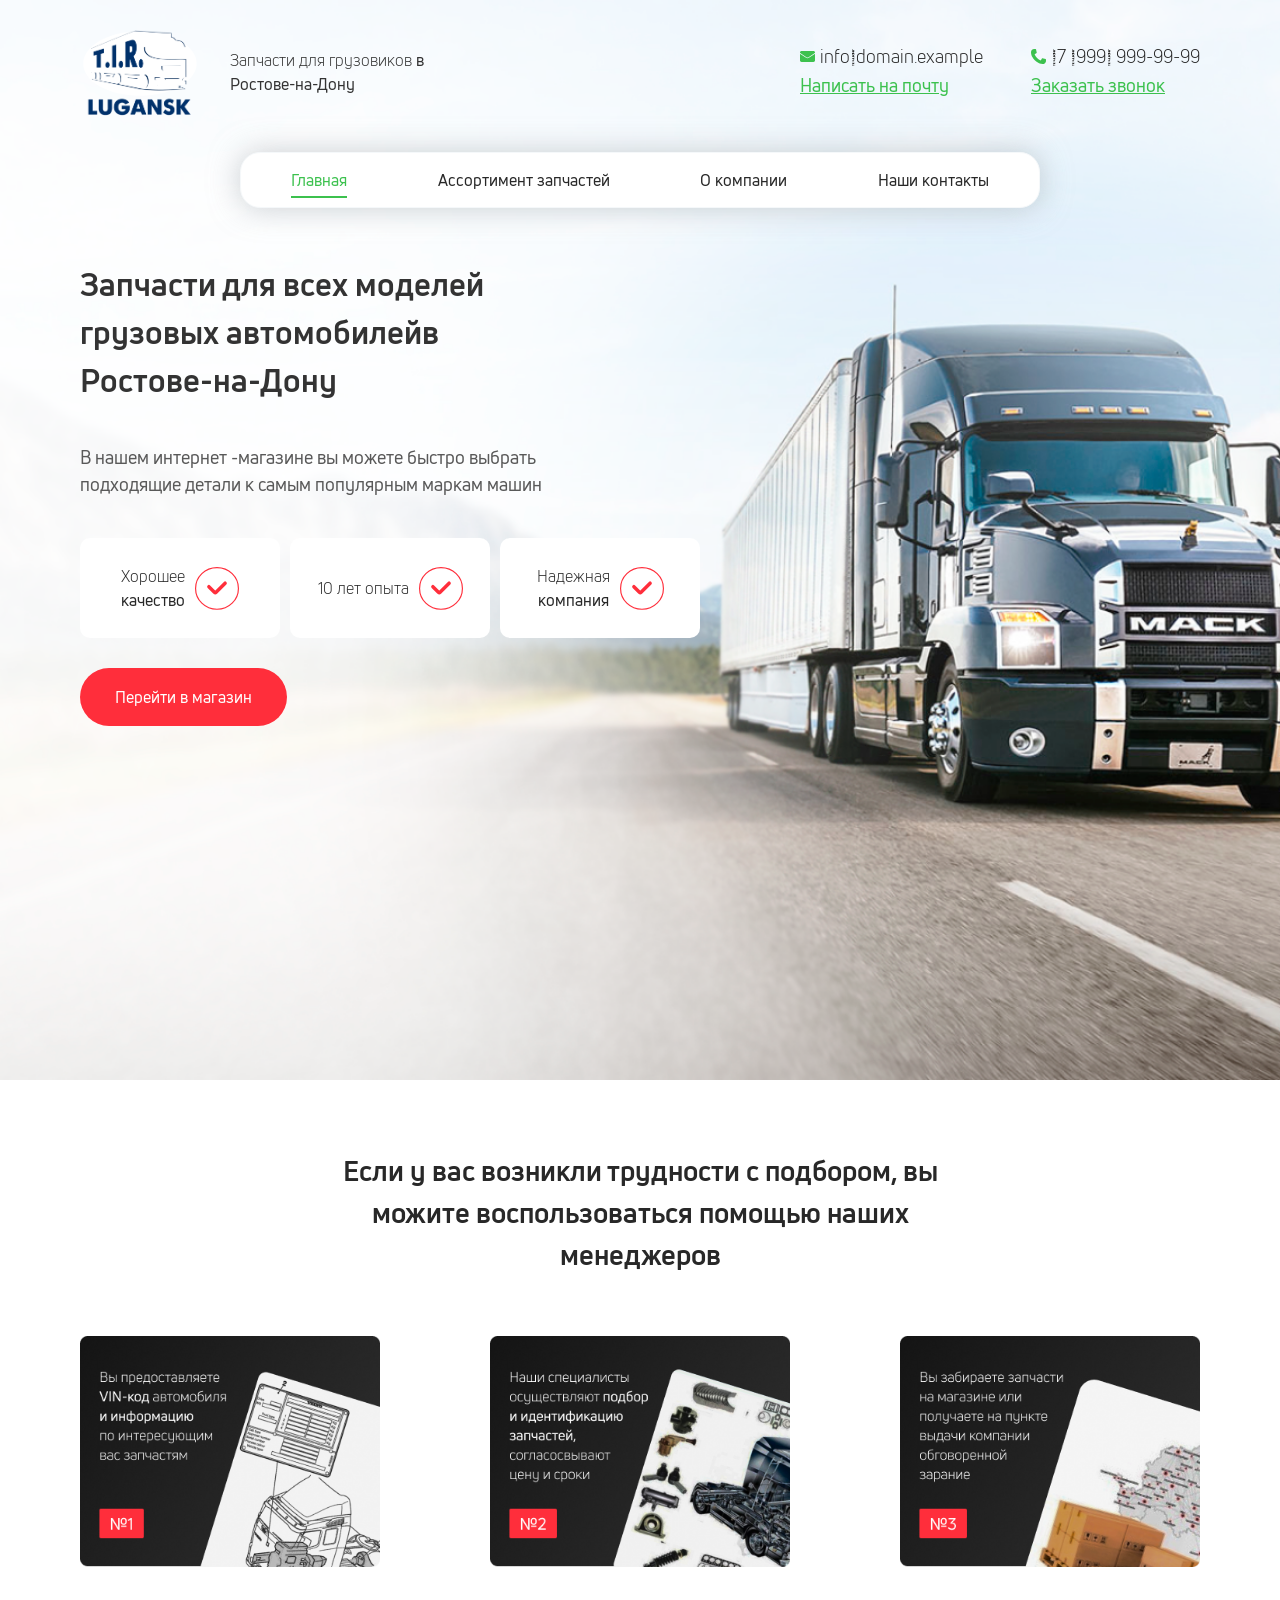
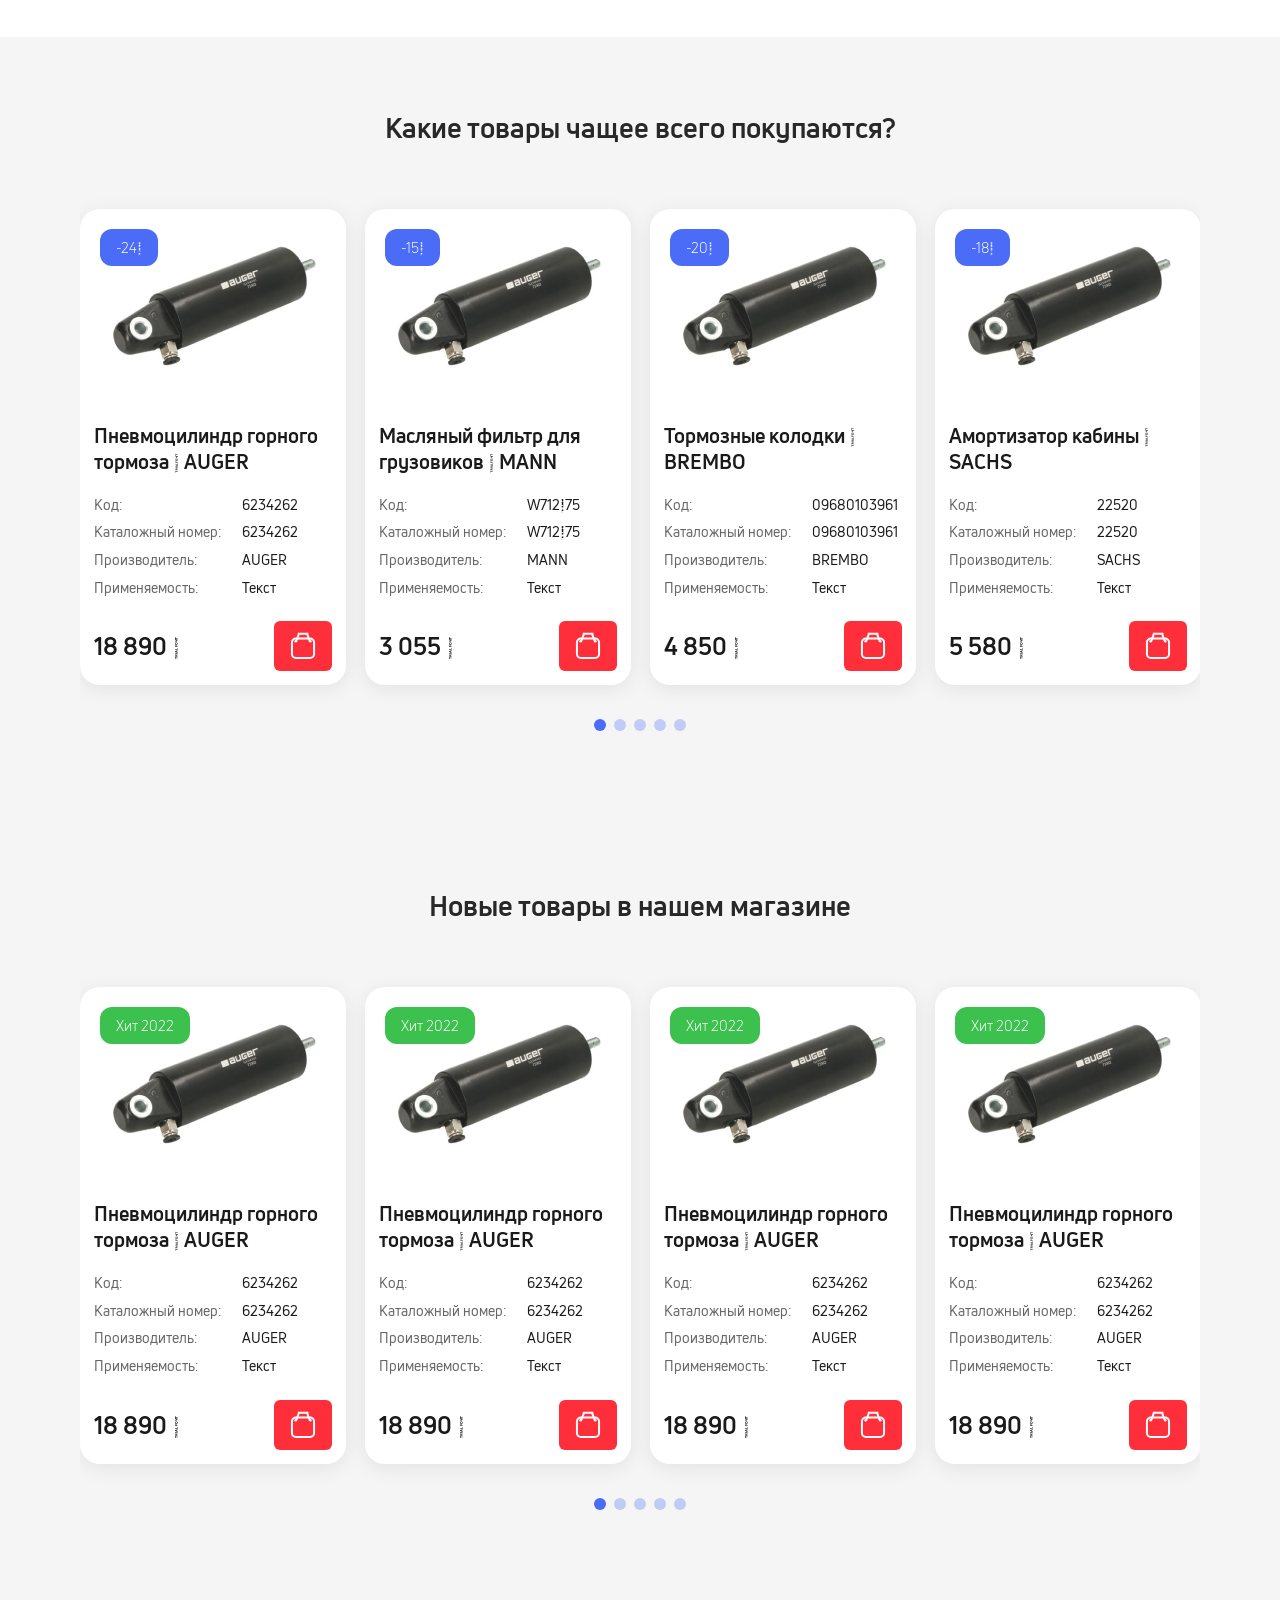
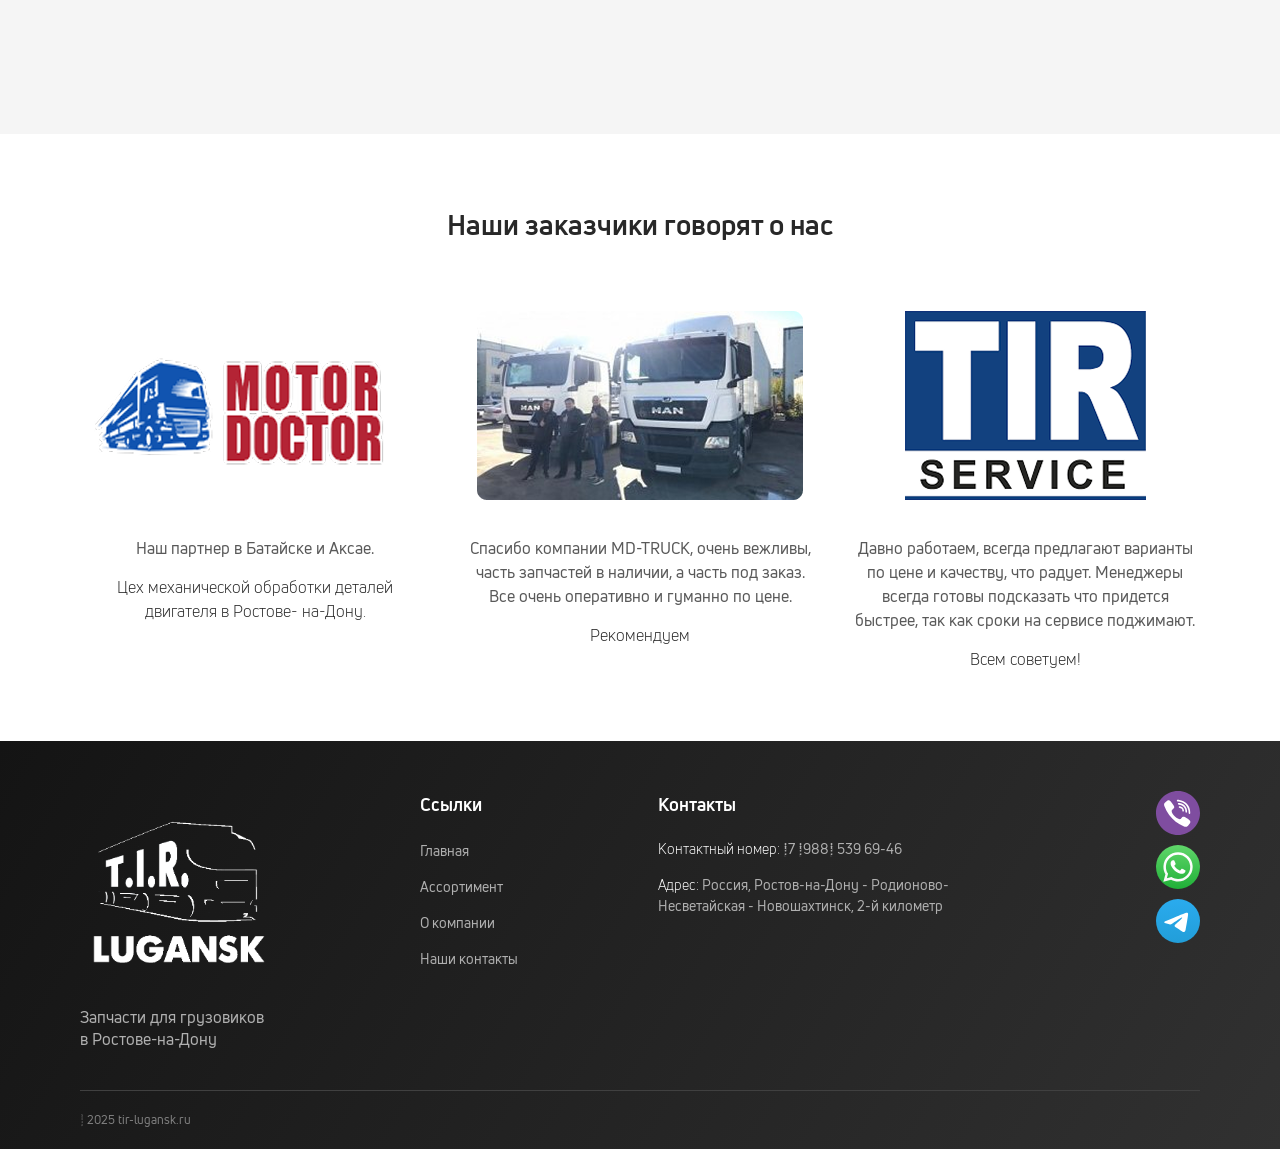
<file: index.html>
<!DOCTYPE html>
<html lang="en">
  <head>
    <meta charset="UTF-8" />
    <meta name="viewport" content="width=device-width, initial-scale=1.0" />
    <title>Главная - Tir Lugansk</title>
    <link rel="stylesheet" href="https://cdn.jsdelivr.net/npm/swiper@11/swiper-bundle.min.css"/>
    <link rel="stylesheet" href="./assets/css/main.css">

    <link rel="apple-touch-icon" sizes="180x180" href="./assets/img/favicon_io/apple-touch-icon.png">
    <link rel="icon" type="image/png" sizes="32x32" href="./assets/img/favicon_io/favicon-32x32.png">
    <link rel="icon" type="image/png" sizes="16x16" href="./assets/img/favicon_io/favicon-16x16.png">
    <link rel="manifest" href="./assets/img/favicon_io/site.webmanifest">
  </head>
  <body>
    <header class="header">
        <div class="navbar">
            <div class="container">
                <di&v class="navbar__content">
                    <div class="navbar__block">
                        <div class="navbar__block-brand">
                            <a href="./index.html"><img src="./assets/img/logo.png" alt="Tir Lugansk"></a>
                            <p>Запчасти для грузовиков <span>в Ростове-на-Дону</span></p>
                        </div>
                    </div>
                    <div class="navbar__block">
                        <div class="navbar__block-contact">
                            <div class="navbar__block-contact-item">
                                <a class="navbar__block-contact-item-link" href="mailto:info@domain.example"><img src="./assets/img/ico/email.svg" alt="Email">info@domain.example</a>
                                <a href="mailto:info@domain.example">Написать на почту</a>
                            </div>
                            <div class="navbar__block-contact-item">
                                <a class="navbar__block-contact-item-link" href="tel:+79999999999"><img src="./assets/img/ico/phone.svg" alt="Phone">+7 (999) 999-99-99</a>
                                <a href="#" class="call-modal-trigger">Заказать звонок</a>
                            </div>
                        </div>
                    </div>
                </di&v>
                <div class="menu__content">
                    <div class="menu__links">
                        <nav>
                            <ul>
                                <li class="menu__links-active"><a href="./index.html">Главная</a></li>
                                <li><a href="./catalog.html">Ассортимент запчастей</a></li>
                                <li><a href="./about.html">О компании</a></li>
                                <li><a href="./contacts.html">Наши контакты</a></li>
                            </ul>
                        </nav>
                    </div>
                </div>
            </div>
        </div>
        <section class="info">
            <div class="container">
                <div class="info__content">
                    <div class="info__intro">
                        <h1>Запчасти для всех моделей грузовых автомобилейв Ростове-на-Дону</h1>
                        <p>В нашем интернет -магазине вы можете быстро выбрать подходящие детали к самым популярным маркам машин</p>
                    </div>
                    <div class="info__checklist">
                        <div class="info__checklist-item">
                            <p><span>Хорошее</span><br> качество</p>
                            <img src="./assets/img/ico/check.svg" alt="check">
                        </div>
                        <div class="info__checklist-item">
                            <p><span>10 лет опыта</span></p>
                            <img src="./assets/img/ico/check.svg" alt="check">
                        </div>
                        <div class="info__checklist-item">
                            <p><span>Надежная</span><br> компания</p>
                            <img src="./assets/img/ico/check.svg" alt="check">
                        </div>
                    </div>
                    <button class="info__button">Перейти в магазин</button>
                </div>
            </div>
        </section>
    </header>
    <main>
        <section class="manager">
            <div class="container">
                <div class="manager__content">
                    <div class="manager__intro">
                        <h2>Если у вас возникли трудности с подбором, вы можите воспользоваться помощью наших менеджеров</h2>
                    </div>
                    <div class="manager__img-wrapper">
                        <img src="./assets/img/manager/1.png" alt="1">
                        <img src="./assets/img/manager/2.png" alt="2">
                        <img src="./assets/img/manager/3.png" alt="3">
                    </div>
                </div>
            </div>
        </section>
        <section class="products">
            <div class="container">
                <div class="products__content">
                    <div class="products__often">
                        <div class="products__often-title">
                            <h2>Какие товары чащее всего покупаются?</h2>
                        </div>
                        <div class="products__often-list">
                            <div class="swiper products-slider">
                                <div class="swiper-wrapper">
                                    <div class="swiper-slide">
                                        <a href="./product.html" class="product-card">
                                            <div class="product-badge">-24%</div>
                                            <div class="product-image">
                                                <img src="./assets/img/product_1.png" alt="1">
                                            </div>
                                            <div class="product-content">
                                                <h3 class="product-title">Пневмоцилиндр горного тормоза / AUGER</h3>
                                                <div class="product-details">
                                                    <div class="product-detail">
                                                        <span class="detail-label">Код:</span>
                                                        <span class="detail-value">6234262</span>
                                                    </div>
                                                    <div class="product-detail">
                                                        <span class="detail-label">Каталожный номер:</span>
                                                        <span class="detail-value">6234262</span>
                                                    </div>
                                                    <div class="product-detail">
                                                        <span class="detail-label">Производитель:</span>
                                                        <span class="detail-value">AUGER</span>
                                                    </div>
                                                    <div class="product-detail">
                                                        <span class="detail-label">Применяемость:</span>
                                                        <span class="detail-value">Текст</span>
                                                    </div>
                                                </div>
                                                <div class="product-footer">
                                                    <div class="product-price">18 890 ₽</div>
                                                    <button class="product-btn">
                                                        <img src="./assets/img/ico/back.svg" alt="cart">
                                                    </button>
                                                </div>
                                            </div>
                                        </a>
                                    </div>
                                    <div class="swiper-slide">
                                        <a href="./product.html" class="product-card">
                                            <div class="product-badge">-15%</div>
                                            <div class="product-image">
                                                <img src="./assets/img/product_1.png" alt="1">
                                            </div>
                                            <div class="product-content">
                                                <h3 class="product-title">Масляный фильтр для грузовиков / MANN</h3>
                                                <div class="product-details">
                                                    <div class="product-detail">
                                                        <span class="detail-label">Код:</span>
                                                        <span class="detail-value">W712/75</span>
                                                    </div>
                                                    <div class="product-detail">
                                                        <span class="detail-label">Каталожный номер:</span>
                                                        <span class="detail-value">W712/75</span>
                                                    </div>
                                                    <div class="product-detail">
                                                        <span class="detail-label">Производитель:</span>
                                                        <span class="detail-value">MANN</span>
                                                    </div>
                                                    <div class="product-detail">
                                                        <span class="detail-label">Применяемость:</span>
                                                        <span class="detail-value">Текст</span>
                                                    </div>
                                                </div>
                                                <div class="product-footer">
                                                    <div class="product-price">3 055 ₽</div>
                                                    <button class="product-btn">
                                                        <img src="./assets/img/ico/back.svg" alt="cart">
                                                    </button>
                                                </div>
                                            </div>
                                        </a>
                                    </div>
                                    <div class="swiper-slide">
                                        <a href="./product.html" class="product-card">
                                            <div class="product-badge">-20%</div>
                                            <div class="product-image">
                                                <img src="./assets/img/product_1.png" alt="1">
                                            </div>
                                            <div class="product-content">
                                                <h3 class="product-title">Тормозные колодки / BREMBO</h3>
                                                <div class="product-details">
                                                    <div class="product-detail">
                                                        <span class="detail-label">Код:</span>
                                                        <span class="detail-value">09680103961</span>
                                                    </div>
                                                    <div class="product-detail">
                                                        <span class="detail-label">Каталожный номер:</span>
                                                        <span class="detail-value">09680103961</span>
                                                    </div>
                                                    <div class="product-detail">
                                                        <span class="detail-label">Производитель:</span>
                                                        <span class="detail-value">BREMBO</span>
                                                    </div>
                                                    <div class="product-detail">
                                                        <span class="detail-label">Применяемость:</span>
                                                        <span class="detail-value">Текст</span>
                                                    </div>
                                                </div>
                                                <div class="product-footer">
                                                    <div class="product-price">4 850 ₽</div>
                                                    <button class="product-btn">
                                                        <img src="./assets/img/ico/back.svg" alt="cart">
                                                    </button>
                                                </div>
                                            </div>
                                        </a>
                                    </div>
                                    <div class="swiper-slide">
                                        <a href="./product.html" class="product-card">
                                            <div class="product-badge">-18%</div>
                                            <div class="product-image">
                                                <img src="./assets/img/product_1.png" alt="1">
                                            </div>
                                            <div class="product-content">
                                                <h3 class="product-title">Амортизатор кабины / SACHS</h3>
                                                <div class="product-details">
                                                    <div class="product-detail">
                                                        <span class="detail-label">Код:</span>
                                                        <span class="detail-value">22520</span>
                                                    </div>
                                                    <div class="product-detail">
                                                        <span class="detail-label">Каталожный номер:</span>
                                                        <span class="detail-value">22520</span>
                                                    </div>
                                                    <div class="product-detail">
                                                        <span class="detail-label">Производитель:</span>
                                                        <span class="detail-value">SACHS</span>
                                                    </div>
                                                    <div class="product-detail">
                                                        <span class="detail-label">Применяемость:</span>
                                                        <span class="detail-value">Текст</span>
                                                    </div>
                                                </div>
                                                <div class="product-footer">
                                                    <div class="product-price">5 580 ₽</div>
                                                    <button class="product-btn">
                                                        <img src="./assets/img/ico/back.svg" alt="cart">
                                                    </button>
                                                </div>
                                            </div>
                                        </a>
                                    </div>
                                    <div class="swiper-slide">
                                        <a href="./product.html" class="product-card">
                                            <div class="product-badge">-25%</div>
                                            <div class="product-image">
                                                <img src="./assets/img/product_1.png" alt="1">
                                            </div>
                                            <div class="product-content">
                                                <h3 class="product-title">Комплект сцепления / VOLVO</h3>
                                                <div class="product-details">
                                                    <div class="product-detail">
                                                        <span class="detail-label">Код:</span>
                                                        <span class="detail-value">3401000915</span>
                                                    </div>
                                                    <div class="product-detail">
                                                        <span class="detail-label">Каталожный номер:</span>
                                                        <span class="detail-value">3401000915</span>
                                                    </div>
                                                    <div class="product-detail">
                                                        <span class="detail-label">Производитель:</span>
                                                        <span class="detail-value">VOLVO</span>
                                                    </div>
                                                    <div class="product-detail">
                                                        <span class="detail-label">Применяемость:</span>
                                                        <span class="detail-value">Текст</span>
                                                    </div>
                                                </div>
                                                <div class="product-footer">
                                                    <div class="product-price">28 900 ₽</div>
                                                    <button class="product-btn">
                                                        <img src="./assets/img/ico/back.svg" alt="cart">
                                                    </button>
                                                </div>
                                            </div>
                                        </a>
                                    </div>
                                </div>
                                <div class="swiper-pagination"></div>
                                <div class="swiper-button-next"></div>
                                <div class="swiper-button-prev"></div>
                            </div>
                        </div>
                    </div>
                    <div class="products__news">
                        <div class="products__often-title">
                            <h2>Новые товары в нашем магазине</h2>
                        </div>
                        <div class="products__often-list">
                            <div class="swiper products-slider">
                                <div class="swiper-wrapper">
                                    <div class="swiper-slide">
                                        <div class="product-card">
                                            <div class="product-badge">Хит 2022</div>
                                            <div class="product-image">
                                                <img src="./assets/img/product_1.png" alt="1">
                                            </div>
                                            <div class="product-content">
                                                <h3 class="product-title">Пневмоцилиндр горного тормоза / AUGER</h3>
                                                <div class="product-details">
                                                    <div class="product-detail">
                                                        <span class="detail-label">Код:</span>
                                                        <span class="detail-value">6234262</span>
                                                    </div>
                                                    <div class="product-detail">
                                                        <span class="detail-label">Каталожный номер:</span>
                                                        <span class="detail-value">6234262</span>
                                                    </div>
                                                    <div class="product-detail">
                                                        <span class="detail-label">Производитель:</span>
                                                        <span class="detail-value">AUGER</span>
                                                    </div>
                                                    <div class="product-detail">
                                                        <span class="detail-label">Применяемость:</span>
                                                        <span class="detail-value">Текст</span>
                                                    </div>
                                                </div>
                                                <div class="product-footer">
                                                    <div class="product-price">18 890 ₽</div>
                                                    <button class="product-btn">
                                                        <img src="./assets/img/ico/back.svg" alt="cart">
                                                    </button>
                                                </div>
                                            </div>
                                        </div>
                                    </div>
                                    <div class="swiper-slide">
                                        <div class="product-card">
                                            <div class="product-badge">Хит 2022</div>
                                            <div class="product-image">
                                                <img src="./assets/img/product_1.png" alt="1">
                                            </div>
                                            <div class="product-content">
                                                <h3 class="product-title">Пневмоцилиндр горного тормоза / AUGER</h3>
                                                <div class="product-details">
                                                    <div class="product-detail">
                                                        <span class="detail-label">Код:</span>
                                                        <span class="detail-value">6234262</span>
                                                    </div>
                                                    <div class="product-detail">
                                                        <span class="detail-label">Каталожный номер:</span>
                                                        <span class="detail-value">6234262</span>
                                                    </div>
                                                    <div class="product-detail">
                                                        <span class="detail-label">Производитель:</span>
                                                        <span class="detail-value">AUGER</span>
                                                    </div>
                                                    <div class="product-detail">
                                                        <span class="detail-label">Применяемость:</span>
                                                        <span class="detail-value">Текст</span>
                                                    </div>
                                                </div>
                                                <div class="product-footer">
                                                    <div class="product-price">18 890 ₽</div>
                                                    <button class="product-btn">
                                                        <img src="./assets/img/ico/back.svg" alt="cart">
                                                    </button>
                                                </div>
                                            </div>
                                        </div>
                                    </div>
                                    <div class="swiper-slide">
                                        <div class="product-card">
                                            <div class="product-badge">Хит 2022</div>
                                            <div class="product-image">
                                                <img src="./assets/img/product_1.png" alt="1">
                                            </div>
                                            <div class="product-content">
                                                <h3 class="product-title">Пневмоцилиндр горного тормоза / AUGER</h3>
                                                <div class="product-details">
                                                    <div class="product-detail">
                                                        <span class="detail-label">Код:</span>
                                                        <span class="detail-value">6234262</span>
                                                    </div>
                                                    <div class="product-detail">
                                                        <span class="detail-label">Каталожный номер:</span>
                                                        <span class="detail-value">6234262</span>
                                                    </div>
                                                    <div class="product-detail">
                                                        <span class="detail-label">Производитель:</span>
                                                        <span class="detail-value">AUGER</span>
                                                    </div>
                                                    <div class="product-detail">
                                                        <span class="detail-label">Применяемость:</span>
                                                        <span class="detail-value">Текст</span>
                                                    </div>
                                                </div>
                                                <div class="product-footer">
                                                    <div class="product-price">18 890 ₽</div>
                                                    <button class="product-btn">
                                                        <img src="./assets/img/ico/back.svg" alt="cart">
                                                    </button>
                                                </div>
                                            </div>
                                        </div>
                                    </div>
                                    <div class="swiper-slide">
                                        <div class="product-card">
                                            <div class="product-badge">Хит 2022</div>
                                            <div class="product-image">
                                                <img src="./assets/img/product_1.png" alt="1">
                                            </div>
                                            <div class="product-content">
                                                <h3 class="product-title">Пневмоцилиндр горного тормоза / AUGER</h3>
                                                <div class="product-details">
                                                    <div class="product-detail">
                                                        <span class="detail-label">Код:</span>
                                                        <span class="detail-value">6234262</span>
                                                    </div>
                                                    <div class="product-detail">
                                                        <span class="detail-label">Каталожный номер:</span>
                                                        <span class="detail-value">6234262</span>
                                                    </div>
                                                    <div class="product-detail">
                                                        <span class="detail-label">Производитель:</span>
                                                        <span class="detail-value">AUGER</span>
                                                    </div>
                                                    <div class="product-detail">
                                                        <span class="detail-label">Применяемость:</span>
                                                        <span class="detail-value">Текст</span>
                                                    </div>
                                                </div>
                                                <div class="product-footer">
                                                    <div class="product-price">18 890 ₽</div>
                                                    <button class="product-btn">
                                                        <img src="./assets/img/ico/back.svg" alt="cart">
                                                    </button>
                                                </div>
                                            </div>
                                        </div>
                                    </div>
                                    <div class="swiper-slide">
                                        <div class="product-card">
                                            <div class="product-badge">Хит 2022</div>
                                            <div class="product-image">
                                                <img src="./assets/img/product_1.png" alt="1">
                                            </div>
                                            <div class="product-content">
                                                <h3 class="product-title">Пневмоцилиндр горного тормоза / AUGER</h3>
                                                <div class="product-details">
                                                    <div class="product-detail">
                                                        <span class="detail-label">Код:</span>
                                                        <span class="detail-value">6234262</span>
                                                    </div>
                                                    <div class="product-detail">
                                                        <span class="detail-label">Каталожный номер:</span>
                                                        <span class="detail-value">6234262</span>
                                                    </div>
                                                    <div class="product-detail">
                                                        <span class="detail-label">Производитель:</span>
                                                        <span class="detail-value">AUGER</span>
                                                    </div>
                                                    <div class="product-detail">
                                                        <span class="detail-label">Применяемость:</span>
                                                        <span class="detail-value">Текст</span>
                                                    </div>
                                                </div>
                                                <div class="product-footer">
                                                    <div class="product-price">18 890 ₽</div>
                                                    <button class="product-btn">
                                                        <img src="./assets/img/ico/back.svg" alt="cart">
                                                    </button>
                                                </div>
                                            </div>
                                        </div>
                                    </div>
                                </div>
                                <div class="swiper-pagination"></div>
                                <div class="swiper-button-next"></div>
                                <div class="swiper-button-prev"></div>
                            </div>
                        </div>
                    </div>
                </div>
            </div>
        </section>
        <section class="reviews">
            <div class="container">
                <div class="reviews__content">
                    <div class="reviews__intro">
                        <h2>Наши заказчики говорят о нас</h2>
                    </div>
                    <div class="reviews__list">
                        <div class="reviews__item">
                            <div class="reviews__item-logo">
                                 <img src="./assets/img/news_1.png" alt="1">
                            </div>
                            <div class="reviews__item-text">
                                <p>Наш партнер в Батайске и Аксае.</p>
                                <p>Цех механической обработки деталей двигателя в Ростове- на-Дону.</p>
                            </div>
                        </div>
                        <div class="reviews__item">
                            <div class="reviews__item-logo">
                                 <img src="./assets/img/news_2.png" alt="2">
                            </div>
                            <div class="reviews__item-text">
                                <p>Спасибо компании MD-TRUCK, очень вежливы, часть запчастей в наличии, а часть под заказ. Все очень оперативно и гуманно по цене.</p>
                                <p>Рекомендуем</p>
                            </div>
                        </div>
                        <div class="reviews__item">
                            <div class="reviews__item-logo">
                                 <img src="./assets/img/news_3.png" alt="3">
                            </div>
                            <div class="reviews__item-text">
                                <p>Давно работаем, всегда предлагают варианты по цене и качеству, что радует. Менеджеры всегда готовы подсказать что придется быстрее, так как сроки на сервисе поджимают.</p>
                                <p>Всем советуем!</p>
                            </div>
                        </div>
                    </div>
                </div>
            </div>
        </section>
    </main>
    <footer class="footer">
        <div class="container">
            <div class="footer__content">
                <div class="footer__block">
                    <div class="footer__block-brand">
                        <a href="./index.html">
                            <img src="./assets/img/logo_footer.png" alt="TIR-LUGANSK">
                        </a>
                        <p>Запчасти для грузовиков<br>в Ростове-на-Дону</p>
                    </div>
                </div>
                <div class="footer__block">
                    <div class="footer__links">
                        <h3>Ссылки</h3>
                        <nav>
                            <ul>
                                <li><a href="./index.html">Главная</a></li>
                                <li><a href="./catalog.html">Ассортимент</a></li>
                                <li><a href="./about.html">О компании</a></li>
                                <li><a href="./contacts.html">Наши контакты</a></li>
                            </ul>
                        </nav>
                    </div>
                </div>
                <div class="footer__block">
                    <div class="footer__contacts">
                        <h3>Контакты</h3>
                        <div class="footer__contacts-item">
                            <p><strong>Контактный номер:</strong> +7 (988) 539 69-46</p>
                        </div>
                        <div class="footer__contacts-item">
                            <p><strong>Адрес:</strong> Россия, Ростов-на-Дону - Родионово-Несветайская - Новошахтинск, 2-й километр</p>
                        </div>
                    </div>
                </div>
                <div class="footer__block">
                    <div class="footer__social">
                        <a href="#"><img src="./assets/img/ico/telegram.svg" alt="telegram"></a>
                        <a href="#"><img src="./assets/img/ico/whatsapp.svg" alt="whatsapp"></a>
                        <a href="#"><img src="./assets/img/ico/viber.svg" alt="viber"></a>
                    </div>
                </div>
            </div>
            <div class="footer__copy">
                <p>© 2025 tir-lugansk.ru</p>
            </div>
        </div>
    </footer>
    
    <div class="modal" id="callModal">
        <div class="modal__overlay">
            <div class="modal__content">
                <div class="modal__header">
                    <h3 class="modal__title">Заказать звонок</h3>
                    <button class="modal__close" type="button">&times;</button>
                </div>
                <div class="modal__body">
                    <form class="modal__form" id="callForm">
                        <div class="modal__field">
                            <label class="modal__label" for="userName">Ваше имя</label>
                            <input class="modal__input" type="text" id="userName" name="userName" placeholder="Введите ваше имя" required>
                        </div>
                        <div class="modal__field">
                            <label class="modal__label" for="userPhone">Номер телефона</label>
                            <input class="modal__input" type="tel" id="userPhone" name="userPhone" placeholder="+7 (___) ___-__-__" required>
                        </div>
                        <button class="modal__button" type="submit">Заказать звонок</button>
                    </form>
                </div>
            </div>
        </div>
    </div>
    
    <div class="modal" id="successModal">
        <div class="modal__overlay">
            <div class="modal__content">
                <div class="modal__header">
                    <h3 class="modal__title">Заявка отправлена</h3>
                    <button class="modal__close" type="button">&times;</button>
                </div>
                <div class="modal__body">
                    <div class="modal__success-icon">✓</div>
                    <div class="modal__success-text">
                        <h3>Спасибо за заявку!</h3>
                        <p>Мы свяжемся с вами в ближайшее время для уточнения деталей.</p>
                    </div>
                    <button class="modal__button" type="button" onclick="closeModal('successModal')">Понятно</button>
                </div>
            </div>
        </div>
    </div>
    
    <script src="https://cdn.jsdelivr.net/npm/swiper@11/swiper-bundle.min.js"></script>
    <script>
        const swiper = new Swiper('.products-slider', {
            slidesPerView: 4,
            spaceBetween: 30,
            loop: true,
            // autoplay: {
            //     delay: 3000,
            //     disableOnInteraction: false,
            // },
            pagination: {
                el: '.swiper-pagination',
                clickable: true,
            },
            navigation: {
                nextEl: '.swiper-button-next',
                prevEl: '.swiper-button-prev',
            },
            breakpoints: {
                640: {
                    slidesPerView: 1,
                    spaceBetween: 15,
                },
                768: {
                    slidesPerView: 2,
                    spaceBetween: 15,
                },
                1024: {
                    slidesPerView: 3,
                    spaceBetween: 20,
                },
                1200: {
                    slidesPerView: 4,
                    spaceBetween: 20,
                },
            },
        });
    </script>
    
    <script>
        // Модальные окна
        function openModal(modalId) {
            const modal = document.getElementById(modalId);
            modal.classList.add('modal--active');
            document.body.style.overflow = 'hidden';
        }

        function closeModal(modalId) {
            const modal = document.getElementById(modalId);
            modal.classList.remove('modal--active');
            document.body.style.overflow = '';
        }

        // Открытие модального окна заказа звонка
        document.addEventListener('DOMContentLoaded', function() {
            const callTriggers = document.querySelectorAll('.call-modal-trigger');
            
            callTriggers.forEach(trigger => {
                trigger.addEventListener('click', function(e) {
                    e.preventDefault();
                    openModal('callModal');
                });
            });

            // Закрытие модального окна по клику на overlay или кнопку закрытия
            document.querySelectorAll('.modal').forEach(modal => {
                const overlay = modal.querySelector('.modal__overlay');
                const closeBtn = modal.querySelector('.modal__close');
                
                overlay.addEventListener('click', function(e) {
                    if (e.target === overlay) {
                        closeModal(modal.id);
                    }
                });
                
                closeBtn.addEventListener('click', function() {
                    closeModal(modal.id);
                });
            });

            // Закрытие по ESC
            document.addEventListener('keydown', function(e) {
                if (e.key === 'Escape') {
                    document.querySelectorAll('.modal--active').forEach(modal => {
                        closeModal(modal.id);
                    });
                }
            });
        });

        // Маска для телефона
        function setPhoneMask() {
            const phoneInput = document.getElementById('userPhone');
            
            phoneInput.addEventListener('input', function(e) {
                let value = e.target.value.replace(/\D/g, '');
                
                if (value.length === 0) {
                    e.target.value = '';
                    return;
                }
                
                if (value[0] === '8') {
                    value = '7' + value.slice(1);
                }
                
                if (value[0] !== '7') {
                    value = '7' + value;
                }
                
                let formattedValue = '+7';
                
                if (value.length > 1) {
                    formattedValue += ' (' + value.slice(1, 4);
                }
                if (value.length >= 5) {
                    formattedValue += ') ' + value.slice(4, 7);
                }
                if (value.length >= 8) {
                    formattedValue += '-' + value.slice(7, 9);
                }
                if (value.length >= 10) {
                    formattedValue += '-' + value.slice(9, 11);
                }
                
                e.target.value = formattedValue;
            });

            phoneInput.addEventListener('keydown', function(e) {
                // Разрешаем только цифры, Backspace, Delete, Tab, Escape, Enter
                if (e.key === 'Backspace' || e.key === 'Delete' || e.key === 'Tab' || 
                    e.key === 'Escape' || e.key === 'Enter' || 
                    (e.key >= '0' && e.key <= '9')) {
                    return;
                }
                e.preventDefault();
            });
        }

        // Обработка формы
        document.addEventListener('DOMContentLoaded', function() {
            setPhoneMask();
            
            const callForm = document.getElementById('callForm');
            
            callForm.addEventListener('submit', function(e) {
                e.preventDefault();
                
                const formData = new FormData(callForm);
                const name = formData.get('userName');
                const phone = formData.get('userPhone');
                
                // Проверка заполненности полей
                if (!name.trim() || !phone.trim()) {
                    alert('Пожалуйста, заполните все поля');
                    return;
                }
                
                // Проверка корректности номера телефона
                const phoneDigits = phone.replace(/\D/g, '');
                if (phoneDigits.length !== 11) {
                    alert('Пожалуйста, введите корректный номер телефона');
                    return;
                }
                
                // Имитация отправки данных
                const submitBtn = callForm.querySelector('.modal__button');
                submitBtn.disabled = true;
                submitBtn.textContent = 'Отправляем...';
                
                setTimeout(() => {
                    closeModal('callModal');
                    openModal('successModal');
                    
                    // Сброс формы
                    callForm.reset();
                    submitBtn.disabled = false;
                    submitBtn.textContent = 'Заказать звонок';
                }, 1000);
            });
        });
    </script>
  </body>
</html>
</file>
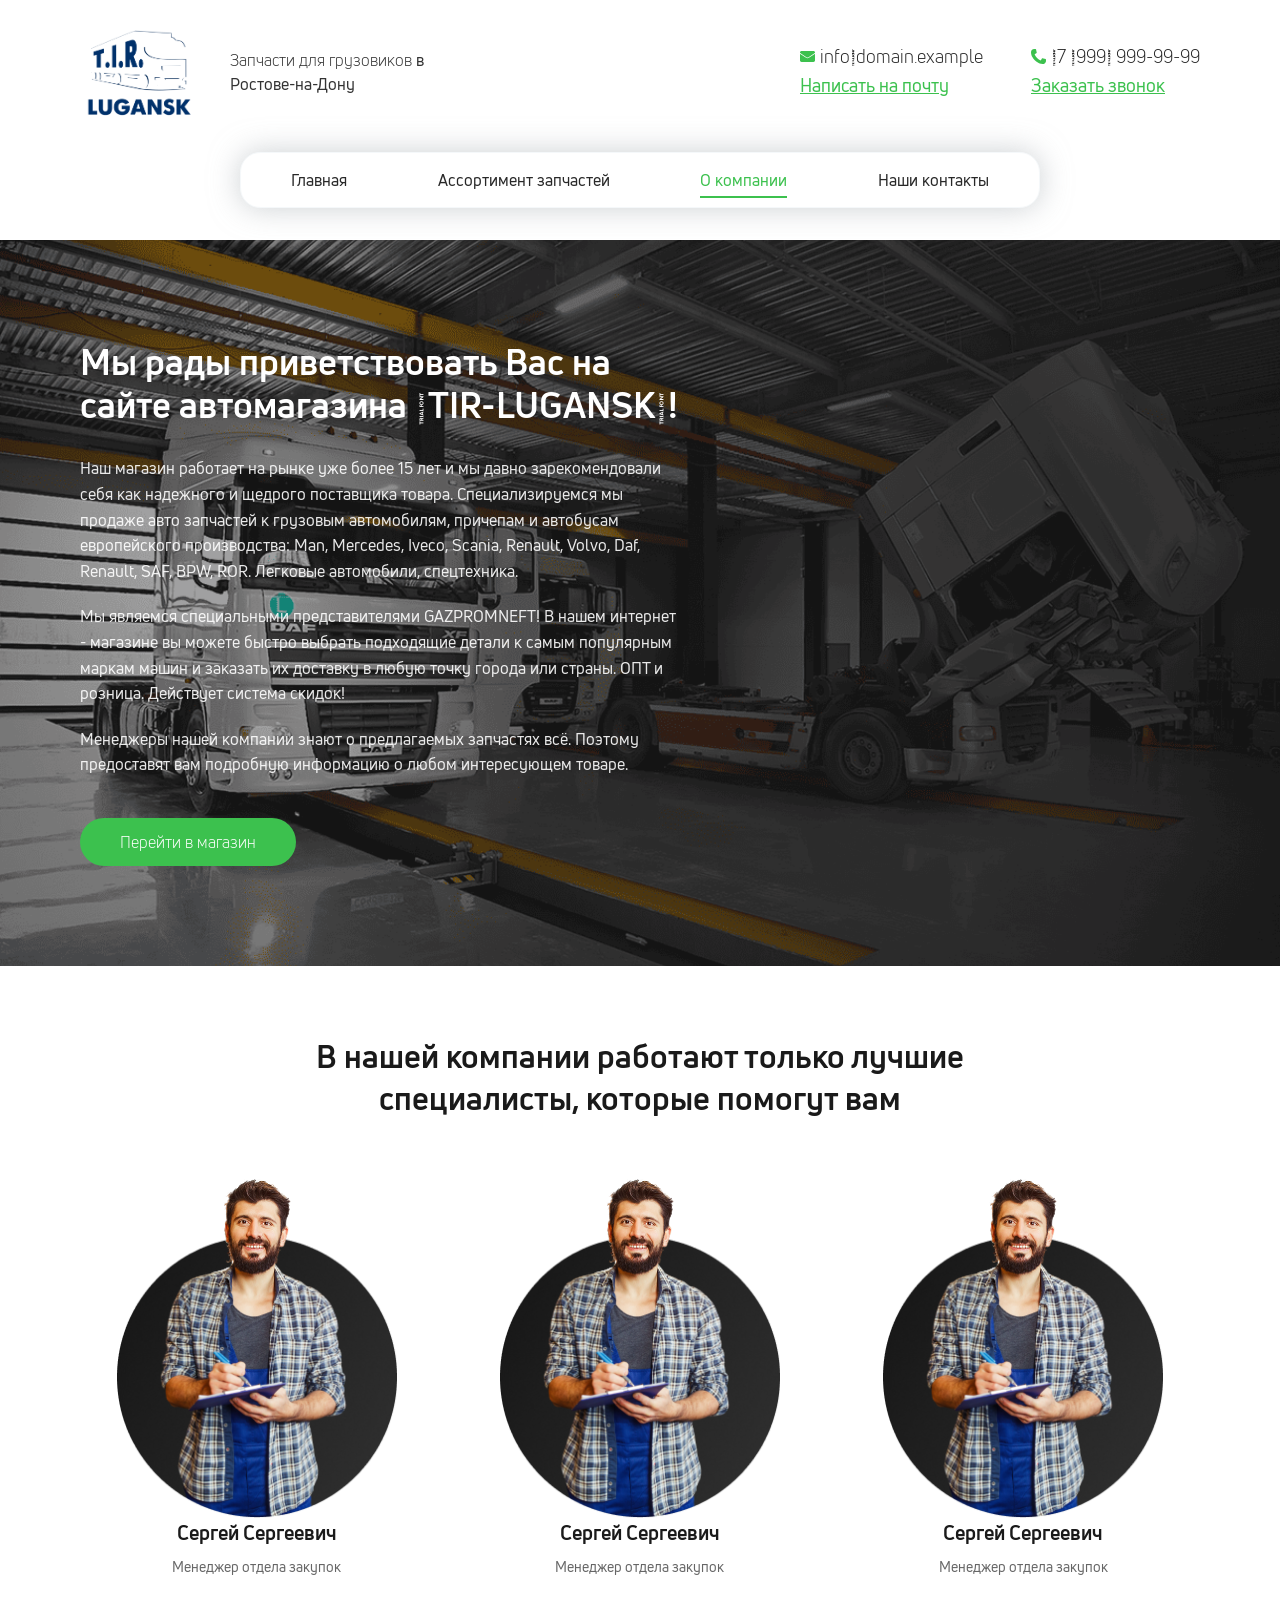
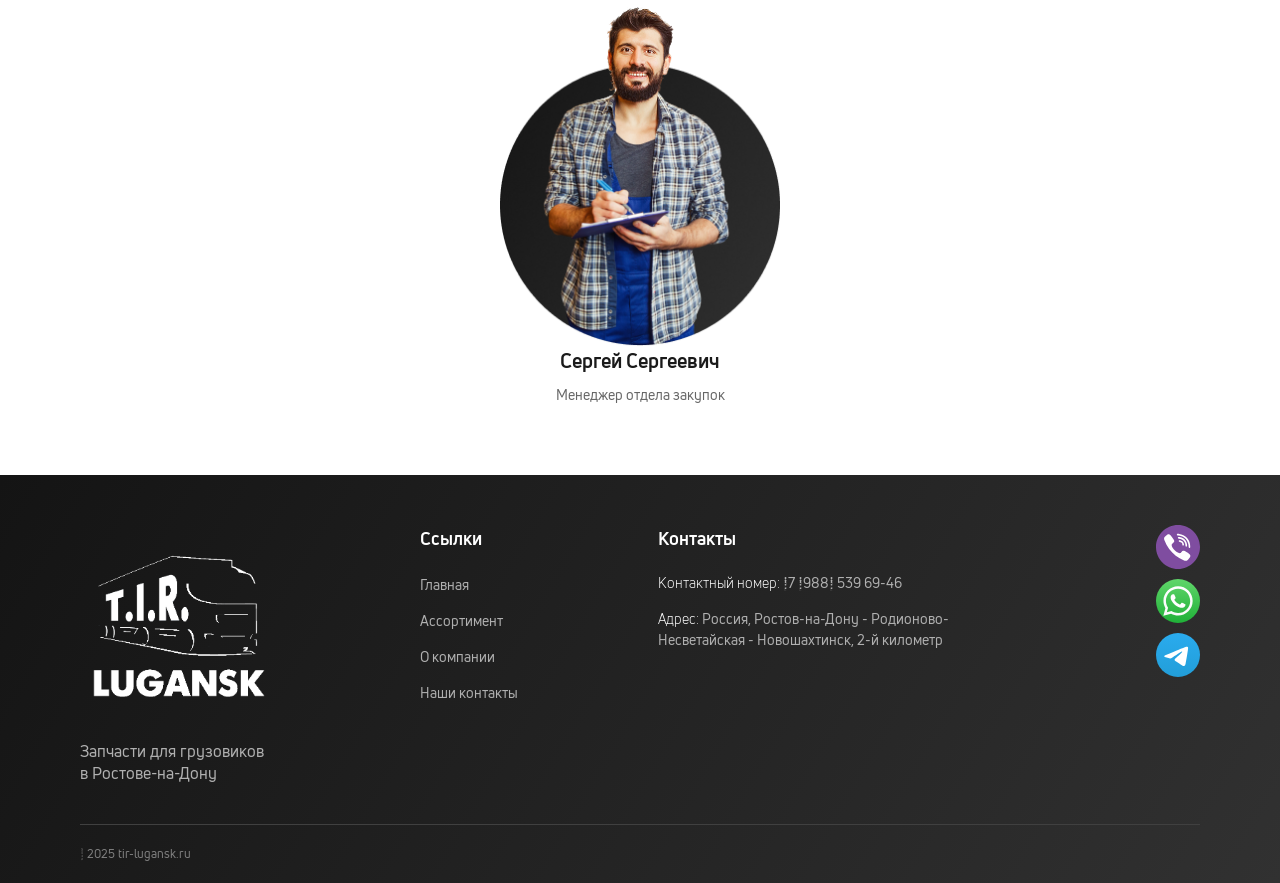
<file: about.html>
<!DOCTYPE html>
<html lang="en">
    <head>
        <meta charset="UTF-8" />
        <meta name="viewport" content="width=device-width, initial-scale=1.0" />
        <title>О компании - Tir Lugansk</title>
        <link rel="stylesheet" href="https://cdn.jsdelivr.net/npm/swiper@11/swiper-bundle.min.css"/>
        <link rel="stylesheet" href="./assets/css/main.css">
    
        <link rel="apple-touch-icon" sizes="180x180" href="./assets/img/favicon_io/apple-touch-icon.png">
        <link rel="icon" type="image/png" sizes="32x32" href="./assets/img/favicon_io/favicon-32x32.png">
        <link rel="icon" type="image/png" sizes="16x16" href="./assets/img/favicon_io/favicon-16x16.png">
        <link rel="manifest" href="./assets/img/favicon_io/site.webmanifest">
      </head>
  <body>
    <header style="box-shadow: 0px 0px 25px 0px #A9AFB41F;">
        <div class="navbar">
        <div class="container">
            <div class="navbar__content">
            <div class="navbar__block">
                <div class="navbar__block-brand">
                <a href="./index.html"
                    ><img src="./assets/img/logo.png" alt="MD-TRUCK"
                /></a>
                <p>Запчасти для грузовиков <span>в Ростове-на-Дону</span></p>
                </div>
            </div>
            <div class="navbar__block">
                <div class="navbar__block-contact">
                <div class="navbar__block-contact-item">
                    <a
                    class="navbar__block-contact-item-link"
                    href="mailto:info@domain.example"
                    ><img
                        src="./assets/img/ico/email.svg"
                        alt="Email"
                    />info@domain.example</a
                    >
                    <a href="mailto:info@domain.example">Написать на почту</a>
                </div>
                <div class="navbar__block-contact-item">
                    <a
                    class="navbar__block-contact-item-link"
                    href="tel:+79999999999"
                    ><img src="./assets/img/ico/phone.svg" alt="Phone" />+7 (999)
                    999-99-99</a
                    >
                    <a href="tel:+79999999999">Заказать звонок</a>
                </div>
                </div>
            </div>
            </div>
            <div class="menu__content">
            <div class="menu__links">
                <nav>
                <ul>
                    <li><a href="./index.html">Главная</a></li>
                    <li><a href="./catalog.html">Ассортимент запчастей</a></li>
                    <li class="menu__links-active"><a href="./about.html">О компании</a></li>
                    <li><a href="./contacts.html">Наши контакты</a></li>
                </ul>
                </nav>
            </div>
            </div>
        </div>
        </div>
    </header>
    <main>
      <section class="welcome">
        <div class="container">
          <div class="welcome__content">
            <div class="welcome__text">
              <h1>
                Мы рады приветствовать Вас на сайте автомагазина "TIR-LUGANSK"!
              </h1>
              <div class="welcome__description">
                <p>
                  Наш магазин работает на рынке уже более 15 лет и мы давно
                  зарекомендовали себя как надежного и щедрого поставщика
                  товара. Специализируемся мы продаже авто запчастей к грузовым
                  автомобилям, причепам и автобусам европейского производства:
                  Man, Mercedes, Iveco, Scania, Renault, Volvo, Daf, Renault,
                  SAF, BPW, ROR. Легковые автомобили, спецтехника.
                </p>
                <p>
                  Мы являемся специальными представителями GAZPROMNEFT! В нашем
                  интернет - магазине вы можете быстро выбрать подходящие детали
                  к самым популярным маркам машин и заказать их доставку в любую
                  точку города или страны. ОПТ и розница. Действует система
                  скидок!
                </p>
                <p>
                  Менеджеры нашей компании знают о предлагаемых запчастях всё.
                  Поэтому предоставят вам подробную информацию о любом
                  интересующем товаре.
                </p>
              </div>
              <button class="welcome__button">Перейти в магазин</button>
            </div>
          </div>
        </div>
      </section>
      <section class="team">
        <div class="container">
          <div class="team__content">
            <div class="team__intro">
              <h2>
                В нашей компании работают только лучшие специалисты, которые
                помогут вам
              </h2>
            </div>
            <div class="team__list">
              <div class="team__item">
                <div class="team__item-photo">
                  <img
                    src="./assets/img/person.png"
                    alt="Сергей Сергеевич"
                  />
                </div>
                <div class="team__item-info">
                  <h3>Сергей Сергеевич</h3>
                  <p>Менеджер отдела закупок</p>
                </div>
              </div>
              <div class="team__item">
                <div class="team__item-photo">
                  <img
                    src="./assets/img/person.png"
                    alt="Сергей Сергеевич"
                  />
                </div>
                <div class="team__item-info">
                  <h3>Сергей Сергеевич</h3>
                  <p>Менеджер отдела закупок</p>
                </div>
              </div>
              <div class="team__item">
                <div class="team__item-photo">
                  <img
                    src="./assets/img/person.png"
                    alt="Сергей Сергеевич"
                  />
                </div>
                <div class="team__item-info">
                  <h3>Сергей Сергеевич</h3>
                  <p>Менеджер отдела закупок</p>
                </div>
              </div>
              <div class="team__item">
                <div class="team__item-photo">
                  <img
                    src="./assets/img/person.png"
                    alt="Сергей Сергеевич"
                  />
                </div>
                <div class="team__item-info">
                  <h3>Сергей Сергеевич</h3>
                  <p>Менеджер отдела закупок</p>
                </div>
              </div>
            </div>
          </div>
        </div>
      </section>
    </main>
    <footer class="footer">
        <div class="container">
            <div class="footer__content">
                <div class="footer__block">
                    <div class="footer__block-brand">
                        <a href="./index.html">
                            <img src="./assets/img/logo_footer.png" alt="TIR-LUGANSK">
                        </a>
                        <p>Запчасти для грузовиков<br>в Ростове-на-Дону</p>
                    </div>
                </div>
                <div class="footer__block">
                    <div class="footer__links">
                        <h3>Ссылки</h3>
                        <nav>
                            <ul>
                                <li><a href="./index.html">Главная</a></li>
                                <li><a href="./catalog.html">Ассортимент</a></li>
                                <li><a href="./about.html">О компании</a></li>
                                <li><a href="./contacts.html">Наши контакты</a></li>
                            </ul>
                        </nav>
                    </div>
                </div>
                <div class="footer__block">
                    <div class="footer__contacts">
                        <h3>Контакты</h3>
                        <div class="footer__contacts-item">
                            <p><strong>Контактный номер:</strong> +7 (988) 539 69-46</p>
                        </div>
                        <div class="footer__contacts-item">
                            <p><strong>Адрес:</strong> Россия, Ростов-на-Дону - Родионово-Несветайская - Новошахтинск, 2-й километр</p>
                        </div>
                    </div>
                </div>
                <div class="footer__block">
                    <div class="footer__social">
                        <a href="#"><img src="./assets/img/ico/telegram.svg" alt="telegram"></a>
                        <a href="#"><img src="./assets/img/ico/whatsapp.svg" alt="whatsapp"></a>
                        <a href="#"><img src="./assets/img/ico/viber.svg" alt="viber"></a>
                    </div>
                </div>
            </div>
            <div class="footer__copy">
                <p>© 2025 tir-lugansk.ru</p>
            </div>
        </div>
    </footer>
  </body>
</html>
</file>
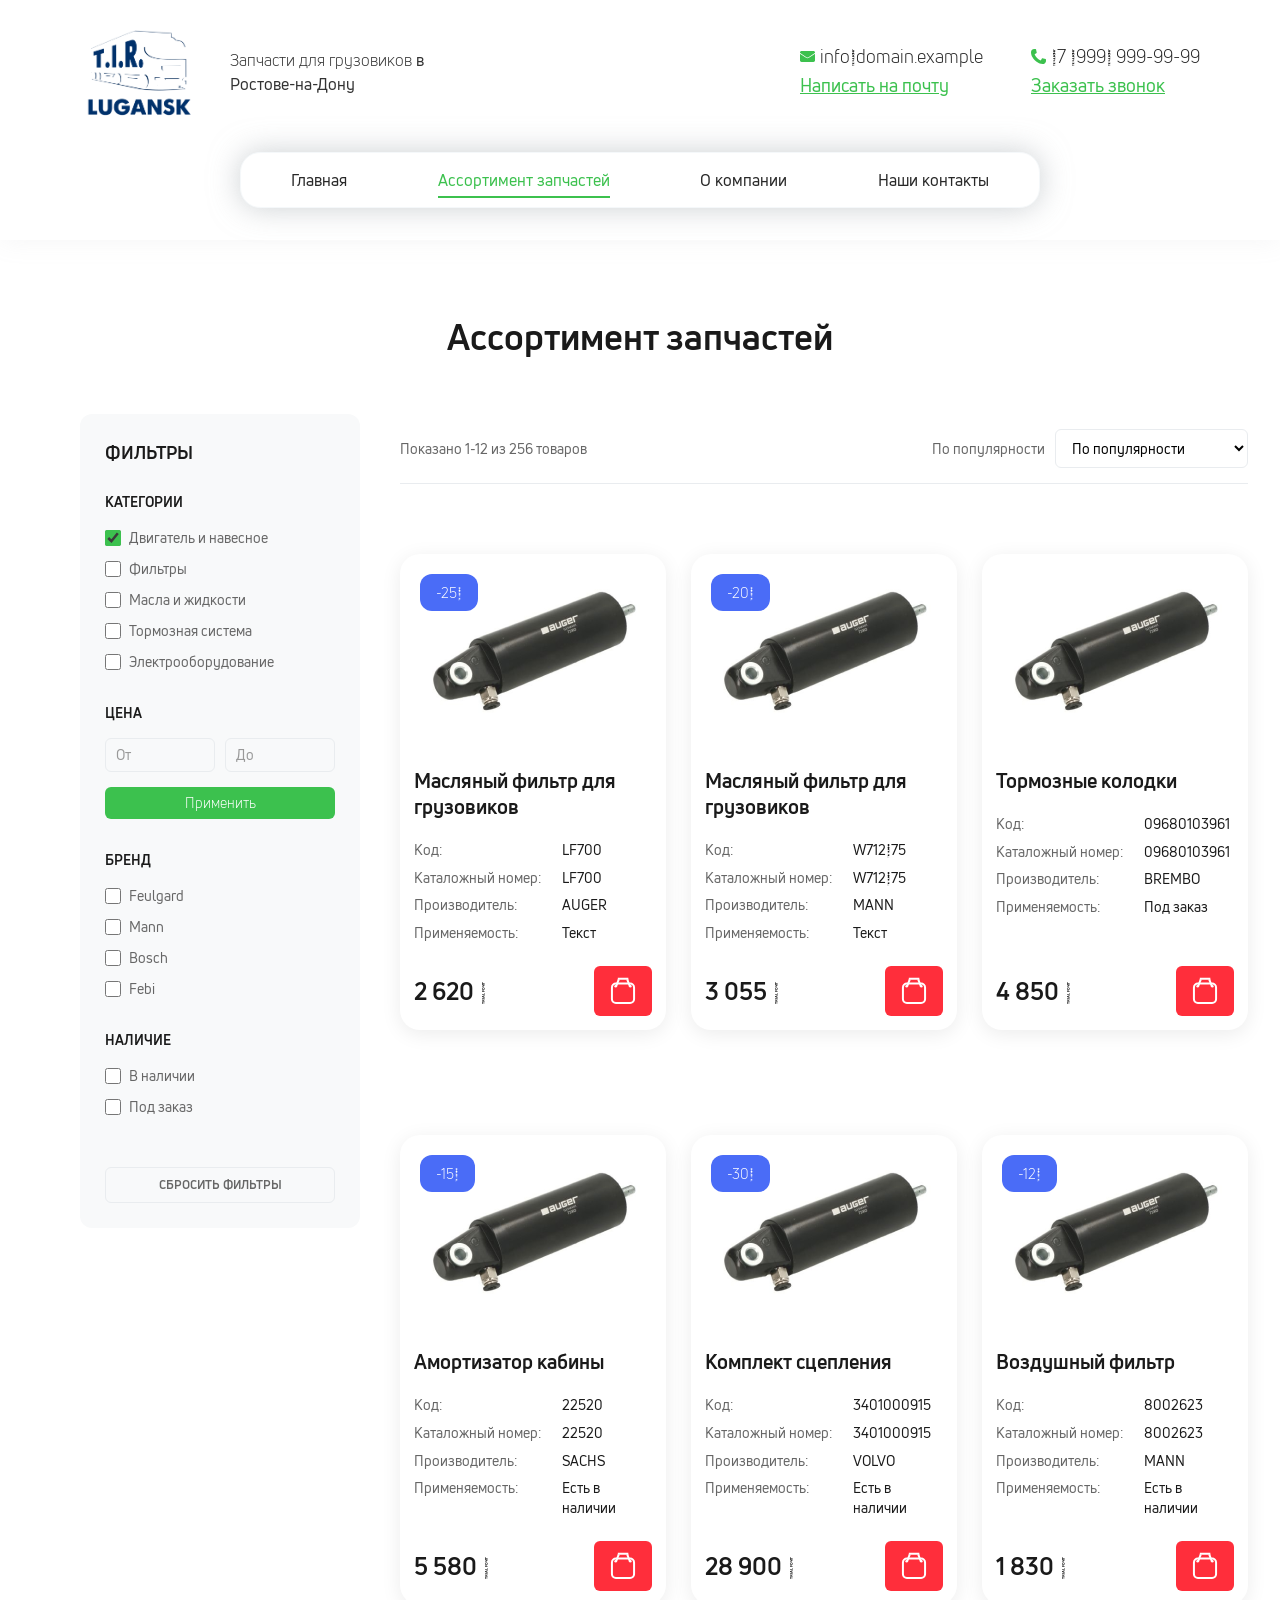
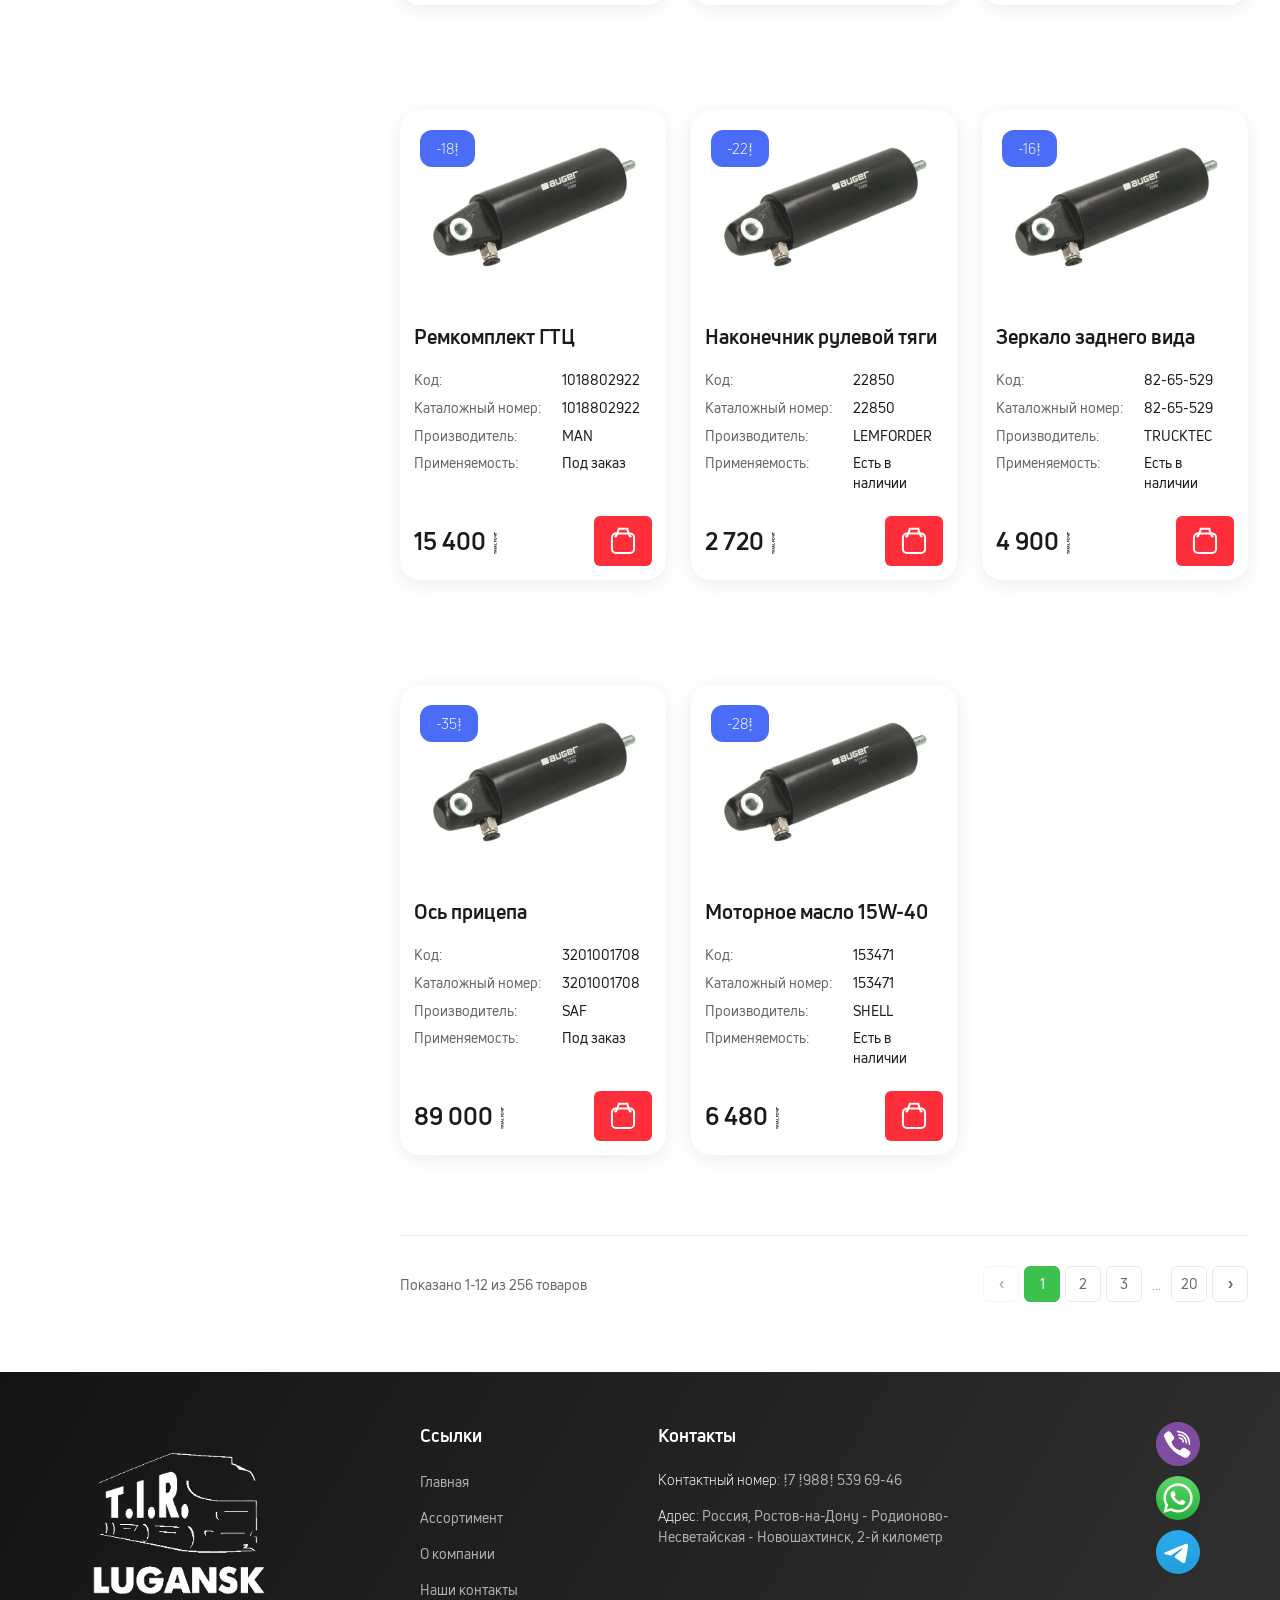
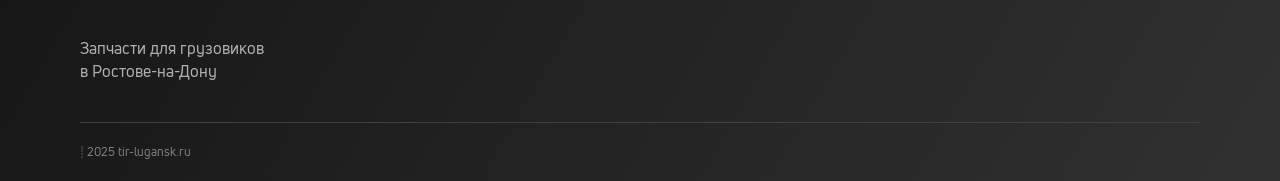
<file: catalog.html>
<!DOCTYPE html>
<html lang="en">
    <head>
        <meta charset="UTF-8" />
        <meta name="viewport" content="width=device-width, initial-scale=1.0" />
        <title>Ассортимент запчастей - Tir Lugansk</title>
        <link rel="stylesheet" href="https://cdn.jsdelivr.net/npm/swiper@11/swiper-bundle.min.css"/>
        <link rel="stylesheet" href="./assets/css/main.css">
    
        <link rel="apple-touch-icon" sizes="180x180" href="./assets/img/favicon_io/apple-touch-icon.png">
        <link rel="icon" type="image/png" sizes="32x32" href="./assets/img/favicon_io/favicon-32x32.png">
        <link rel="icon" type="image/png" sizes="16x16" href="./assets/img/favicon_io/favicon-16x16.png">
        <link rel="manifest" href="./assets/img/favicon_io/site.webmanifest">
    </head>
    <body>
        <header style="box-shadow: 0px 0px 25px 0px #A9AFB41F;">
            <div class="navbar">
                <div class="container">
                    <div class="navbar__content">
                        <div class="navbar__block">
                            <div class="navbar__block-brand">
                                <a href="./index.html"><img src="./assets/img/logo.png" alt="TIR-LUGANSK" /></a>
                                <p>Запчасти для грузовиков <span>в Ростове-на-Дону</span></p>
                            </div>
                        </div>
                        <div class="navbar__block">
                            <div class="navbar__block-contact">
                                <div class="navbar__block-contact-item">
                                    <a class="navbar__block-contact-item-link" href="mailto:info@domain.example">
                                        <img src="./assets/img/ico/email.svg" alt="Email" />info@domain.example
                                    </a>
                                    <a href="mailto:info@domain.example">Написать на почту</a>
                                </div>
                                <div class="navbar__block-contact-item">
                                    <a class="navbar__block-contact-item-link" href="tel:+79999999999">
                                        <img src="./assets/img/ico/phone.svg" alt="Phone" />+7 (999) 999-99-99
                                    </a>
                                    <a href="#" class="call-modal-trigger">Заказать звонок</a>
                                </div>
                            </div>
                        </div>
                    </div>
                    <div class="menu__content">
                        <div class="menu__links">
                            <nav>
                                <ul>
                                    <li><a href="./index.html">Главная</a></li>
                                    <li class="menu__links-active"><a href="./catalog.html">Ассортимент запчастей</a></li>
                                    <li><a href="./about.html">О компании</a></li>
                                    <li><a href="./contacts.html">Наши контакты</a></li>
                                </ul>
                            </nav>
                        </div>
                    </div>
                </div>
            </div>
        </header>
        <main>
            <section class="catalog">
                <div class="container">
                    <div class="catalog__content">
                        <div class="catalog__header">
                            <h1>Ассортимент запчастей</h1>
                        </div>
                        
                        <div class="catalog__layout">
                            <aside class="catalog__sidebar">
                                <div class="catalog__filters">
                                    <h3>ФИЛЬТРЫ</h3>
                                    
                                    <div class="filter-group">
                                        <h4>КАТЕГОРИИ</h4>
                                        <div class="filter-options">
                                            <label class="filter-option">
                                                <input type="checkbox" checked>
                                                <span>Двигатель и навесное</span>
                                            </label>
                                            <label class="filter-option">
                                                <input type="checkbox">
                                                <span>Фильтры</span>
                                            </label>
                                            <label class="filter-option">
                                                <input type="checkbox">
                                                <span>Масла и жидкости</span>
                                            </label>
                                            <label class="filter-option">
                                                <input type="checkbox">
                                                <span>Тормозная система</span>
                                            </label>
                                            <label class="filter-option">
                                                <input type="checkbox">
                                                <span>Электрооборудование</span>
                                            </label>
                                        </div>
                                    </div>
                                    
                                    <div class="filter-group">
                                        <h4>ЦЕНА</h4>
                                        <div class="price-range">
                                            <div class="price-inputs">
                                                <input type="number" placeholder="От" class="price-input">
                                                <input type="number" placeholder="До" class="price-input">
                                            </div>
                                            <button class="price-apply">Применить</button>
                                        </div>
                                    </div>
                                    
                                    <div class="filter-group">
                                        <h4>БРЕНД</h4>
                                        <div class="filter-options">
                                            <label class="filter-option">
                                                <input type="checkbox">
                                                <span>Feulgard</span>
                                            </label>
                                            <label class="filter-option">
                                                <input type="checkbox">
                                                <span>Mann</span>
                                            </label>
                                            <label class="filter-option">
                                                <input type="checkbox">
                                                <span>Bosch</span>
                                            </label>
                                            <label class="filter-option">
                                                <input type="checkbox">
                                                <span>Febi</span>
                                            </label>
                                        </div>
                                    </div>
                                    
                                    <div class="filter-group">
                                        <h4>НАЛИЧИЕ</h4>
                                        <div class="filter-options">
                                            <label class="filter-option">
                                                <input type="checkbox">
                                                <span>В наличии</span>
                                            </label>
                                            <label class="filter-option">
                                                <input type="checkbox">
                                                <span>Под заказ</span>
                                            </label>
                                        </div>
                                    </div>
                                    
                                    <button class="filters-reset">СБРОСИТЬ ФИЛЬТРЫ</button>
                                </div>
                            </aside>
                            
                            <div class="catalog__main">
                                <div class="catalog__toolbar">
                                    <div class="catalog__count">Показано 1-12 из 256 товаров</div>
                                    <div class="catalog__sort">
                                        <label>По популярности</label>
                                        <select>
                                            <option>По популярности</option>
                                            <option>По цене (возрастанию)</option>
                                            <option>По цене (убыванию)</option>
                                            <option>По названию</option>
                                        </select>
                                    </div>
                                </div>
                                
                                <div class="catalog__products">
                                    <div class="catalog__grid">
                                        <a href="./product.html" class="product-card">
                                            <div class="product-badge">-25%</div>
                                            <div class="product-image">
                                                <img src="./assets/img/product_1.png" alt="Товар">
                                            </div>
                                            <div class="product-content">
                                                <h3 class="product-title">Масляный фильтр для грузовиков</h3>
                                                <div class="product-details">
                                                    <div class="product-detail">
                                                        <span class="detail-label">Код:</span>
                                                        <span class="detail-value">LF700</span>
                                                    </div>
                                                    <div class="product-detail">
                                                        <span class="detail-label">Каталожный номер:</span>
                                                        <span class="detail-value">LF700</span>
                                                    </div>
                                                    <div class="product-detail">
                                                        <span class="detail-label">Производитель:</span>
                                                        <span class="detail-value">AUGER</span>
                                                    </div>
                                                    <div class="product-detail">
                                                        <span class="detail-label">Применяемость:</span>
                                                        <span class="detail-value">Текст</span>
                                                    </div>
                                                </div>
                                                <div class="product-footer">
                                                    <div class="product-price">2 620 ₽</div>
                                                    <button class="product-btn">
                                                        <img src="./assets/img/ico/back.svg" alt="cart">
                                                    </button>
                                                </div>
                                            </div>
                                        </a>
                                        
                                        <a href="./product.html" class="product-card">
                                            <div class="product-badge">-20%</div>
                                            <div class="product-image">
                                                <img src="./assets/img/product_1.png" alt="Товар">
                                            </div>
                                            <div class="product-content">
                                                <h3 class="product-title">Масляный фильтр для грузовиков</h3>
                                                <div class="product-details">
                                                    <div class="product-detail">
                                                        <span class="detail-label">Код:</span>
                                                        <span class="detail-value">W712/75</span>
                                                    </div>
                                                    <div class="product-detail">
                                                        <span class="detail-label">Каталожный номер:</span>
                                                        <span class="detail-value">W712/75</span>
                                                    </div>
                                                    <div class="product-detail">
                                                        <span class="detail-label">Производитель:</span>
                                                        <span class="detail-value">MANN</span>
                                                    </div>
                                                    <div class="product-detail">
                                                        <span class="detail-label">Применяемость:</span>
                                                        <span class="detail-value">Текст</span>
                                                    </div>
                                                </div>
                                                <div class="product-footer">
                                                    <div class="product-price">3 055 ₽</div>
                                                    <button class="product-btn">
                                                        <img src="./assets/img/ico/back.svg" alt="cart">
                                                    </button>
                                                </div>
                                            </div>
                                        </a>
                                        
                                        <a href="./product.html" class="product-card">
                                            <div class="product-image">
                                                <img src="./assets/img/product_1.png" alt="Товар">
                                            </div>
                                            <div class="product-content">
                                                <h3 class="product-title">Тормозные колодки</h3>
                                                <div class="product-details">
                                                    <div class="product-detail">
                                                        <span class="detail-label">Код:</span>
                                                        <span class="detail-value">09680103961</span>
                                                    </div>
                                                    <div class="product-detail">
                                                        <span class="detail-label">Каталожный номер:</span>
                                                        <span class="detail-value">09680103961</span>
                                                    </div>
                                                    <div class="product-detail">
                                                        <span class="detail-label">Производитель:</span>
                                                        <span class="detail-value">BREMBO</span>
                                                    </div>
                                                    <div class="product-detail">
                                                        <span class="detail-label">Применяемость:</span>
                                                        <span class="detail-value">Под заказ</span>
                                                    </div>
                                                </div>
                                                <div class="product-footer">
                                                    <div class="product-price">4 850 ₽</div>
                                                    <button class="product-btn">
                                                        <img src="./assets/img/ico/back.svg" alt="cart">
                                                    </button>
                                                </div>
                                            </div>
                                        </a>
                                        
                                        <a href="./product.html" class="product-card">
                                            <div class="product-badge">-15%</div>
                                            <div class="product-image">
                                                <img src="./assets/img/product_1.png" alt="Товар">
                                            </div>
                                            <div class="product-content">
                                                <h3 class="product-title">Амортизатор кабины</h3>
                                                <div class="product-details">
                                                    <div class="product-detail">
                                                        <span class="detail-label">Код:</span>
                                                        <span class="detail-value">22520</span>
                                                    </div>
                                                    <div class="product-detail">
                                                        <span class="detail-label">Каталожный номер:</span>
                                                        <span class="detail-value">22520</span>
                                                    </div>
                                                    <div class="product-detail">
                                                        <span class="detail-label">Производитель:</span>
                                                        <span class="detail-value">SACHS</span>
                                                    </div>
                                                    <div class="product-detail">
                                                        <span class="detail-label">Применяемость:</span>
                                                        <span class="detail-value">Есть в наличии</span>
                                                    </div>
                                                </div>
                                                <div class="product-footer">
                                                    <div class="product-price">5 580 ₽</div>
                                                    <button class="product-btn">
                                                        <img src="./assets/img/ico/back.svg" alt="cart">
                                                    </button>
                                                </div>
                                            </div>
                                        </a>
                                        
                                        <a href="./product.html" class="product-card">
                                            <div class="product-badge">-30%</div>
                                            <div class="product-image">
                                                <img src="./assets/img/product_1.png" alt="Товар">
                                            </div>
                                            <div class="product-content">
                                                <h3 class="product-title">Комплект сцепления</h3>
                                                <div class="product-details">
                                                    <div class="product-detail">
                                                        <span class="detail-label">Код:</span>
                                                        <span class="detail-value">3401000915</span>
                                                    </div>
                                                    <div class="product-detail">
                                                        <span class="detail-label">Каталожный номер:</span>
                                                        <span class="detail-value">3401000915</span>
                                                    </div>
                                                    <div class="product-detail">
                                                        <span class="detail-label">Производитель:</span>
                                                        <span class="detail-value">VOLVO</span>
                                                    </div>
                                                    <div class="product-detail">
                                                        <span class="detail-label">Применяемость:</span>
                                                        <span class="detail-value">Есть в наличии</span>
                                                    </div>
                                                </div>
                                                <div class="product-footer">
                                                    <div class="product-price">28 900 ₽</div>
                                                    <button class="product-btn">
                                                        <img src="./assets/img/ico/back.svg" alt="cart">
                                                    </button>
                                                </div>
                                            </div>
                                        </a>
                                        
                                        <a href="./product.html" class="product-card">
                                            <div class="product-badge">-12%</div>
                                            <div class="product-image">
                                                <img src="./assets/img/product_1.png" alt="Товар">
                                            </div>
                                            <div class="product-content">
                                                <h3 class="product-title">Воздушный фильтр</h3>
                                                <div class="product-details">
                                                    <div class="product-detail">
                                                        <span class="detail-label">Код:</span>
                                                        <span class="detail-value">8002623</span>
                                                    </div>
                                                    <div class="product-detail">
                                                        <span class="detail-label">Каталожный номер:</span>
                                                        <span class="detail-value">8002623</span>
                                                    </div>
                                                    <div class="product-detail">
                                                        <span class="detail-label">Производитель:</span>
                                                        <span class="detail-value">MANN</span>
                                                    </div>
                                                    <div class="product-detail">
                                                        <span class="detail-label">Применяемость:</span>
                                                        <span class="detail-value">Есть в наличии</span>
                                                    </div>
                                                </div>
                                                <div class="product-footer">
                                                    <div class="product-price">1 830 ₽</div>
                                                    <button class="product-btn">
                                                        <img src="./assets/img/ico/back.svg" alt="cart">
                                                    </button>
                                                </div>
                                            </div>
                                        </a>
                                        
                                        <a href="./product.html" class="product-card">
                                            <div class="product-badge">-18%</div>
                                            <div class="product-image">
                                                <img src="./assets/img/product_1.png" alt="Товар">
                                            </div>
                                            <div class="product-content">
                                                <h3 class="product-title">Ремкомплект ГТЦ</h3>
                                                <div class="product-details">
                                                    <div class="product-detail">
                                                        <span class="detail-label">Код:</span>
                                                        <span class="detail-value">1018802922</span>
                                                    </div>
                                                    <div class="product-detail">
                                                        <span class="detail-label">Каталожный номер:</span>
                                                        <span class="detail-value">1018802922</span>
                                                    </div>
                                                    <div class="product-detail">
                                                        <span class="detail-label">Производитель:</span>
                                                        <span class="detail-value">MAN</span>
                                                    </div>
                                                    <div class="product-detail">
                                                        <span class="detail-label">Применяемость:</span>
                                                        <span class="detail-value">Под заказ</span>
                                                    </div>
                                                </div>
                                                <div class="product-footer">
                                                    <div class="product-price">15 400 ₽</div>
                                                    <button class="product-btn">
                                                        <img src="./assets/img/ico/back.svg" alt="cart">
                                                    </button>
                                                </div>
                                            </div>
                                        </a>
                                        
                                        <a href="./product.html" class="product-card">
                                            <div class="product-badge">-22%</div>
                                            <div class="product-image">
                                                <img src="./assets/img/product_1.png" alt="Товар">
                                            </div>
                                            <div class="product-content">
                                                <h3 class="product-title">Наконечник рулевой тяги</h3>
                                                <div class="product-details">
                                                    <div class="product-detail">
                                                        <span class="detail-label">Код:</span>
                                                        <span class="detail-value">22850</span>
                                                    </div>
                                                    <div class="product-detail">
                                                        <span class="detail-label">Каталожный номер:</span>
                                                        <span class="detail-value">22850</span>
                                                    </div>
                                                    <div class="product-detail">
                                                        <span class="detail-label">Производитель:</span>
                                                        <span class="detail-value">LEMFORDER</span>
                                                    </div>
                                                    <div class="product-detail">
                                                        <span class="detail-label">Применяемость:</span>
                                                        <span class="detail-value">Есть в наличии</span>
                                                    </div>
                                                </div>
                                                <div class="product-footer">
                                                    <div class="product-price">2 720 ₽</div>
                                                    <button class="product-btn">
                                                        <img src="./assets/img/ico/back.svg" alt="cart">
                                                    </button>
                                                </div>
                                            </div>
                                        </a>
                                        
                                        <a href="./product.html" class="product-card">
                                            <div class="product-badge">-16%</div>
                                            <div class="product-image">
                                                <img src="./assets/img/product_1.png" alt="Товар">
                                            </div>
                                            <div class="product-content">
                                                <h3 class="product-title">Зеркало заднего вида</h3>
                                                <div class="product-details">
                                                    <div class="product-detail">
                                                        <span class="detail-label">Код:</span>
                                                        <span class="detail-value">82-65-529</span>
                                                    </div>
                                                    <div class="product-detail">
                                                        <span class="detail-label">Каталожный номер:</span>
                                                        <span class="detail-value">82-65-529</span>
                                                    </div>
                                                    <div class="product-detail">
                                                        <span class="detail-label">Производитель:</span>
                                                        <span class="detail-value">TRUCKTEC</span>
                                                    </div>
                                                    <div class="product-detail">
                                                        <span class="detail-label">Применяемость:</span>
                                                        <span class="detail-value">Есть в наличии</span>
                                                    </div>
                                                </div>
                                                <div class="product-footer">
                                                    <div class="product-price">4 900 ₽</div>
                                                    <button class="product-btn">
                                                        <img src="./assets/img/ico/back.svg" alt="cart">
                                                    </button>
                                                </div>
                                            </div>
                                        </a>
                                        
                                        <a href="./product.html" class="product-card">
                                            <div class="product-badge">-35%</div>
                                            <div class="product-image">
                                                <img src="./assets/img/product_1.png" alt="Товар">
                                            </div>
                                            <div class="product-content">
                                                <h3 class="product-title">Ось прицепа</h3>
                                                <div class="product-details">
                                                    <div class="product-detail">
                                                        <span class="detail-label">Код:</span>
                                                        <span class="detail-value">3201001708</span>
                                                    </div>
                                                    <div class="product-detail">
                                                        <span class="detail-label">Каталожный номер:</span>
                                                        <span class="detail-value">3201001708</span>
                                                    </div>
                                                    <div class="product-detail">
                                                        <span class="detail-label">Производитель:</span>
                                                        <span class="detail-value">SAF</span>
                                                    </div>
                                                    <div class="product-detail">
                                                        <span class="detail-label">Применяемость:</span>
                                                        <span class="detail-value">Под заказ</span>
                                                    </div>
                                                </div>
                                                <div class="product-footer">
                                                    <div class="product-price">89 000 ₽</div>
                                                    <button class="product-btn">
                                                        <img src="./assets/img/ico/back.svg" alt="cart">
                                                    </button>
                                                </div>
                                            </div>
                                        </a>
                                        
                                        <a href="./product.html" class="product-card">
                                            <div class="product-badge">-28%</div>
                                            <div class="product-image">
                                                <img src="./assets/img/product_1.png" alt="Товар">
                                            </div>
                                            <div class="product-content">
                                                <h3 class="product-title">Моторное масло 15W-40</h3>
                                                <div class="product-details">
                                                    <div class="product-detail">
                                                        <span class="detail-label">Код:</span>
                                                        <span class="detail-value">153471</span>
                                                    </div>
                                                    <div class="product-detail">
                                                        <span class="detail-label">Каталожный номер:</span>
                                                        <span class="detail-value">153471</span>
                                                    </div>
                                                    <div class="product-detail">
                                                        <span class="detail-label">Производитель:</span>
                                                        <span class="detail-value">SHELL</span>
                                                    </div>
                                                    <div class="product-detail">
                                                        <span class="detail-label">Применяемость:</span>
                                                        <span class="detail-value">Есть в наличии</span>
                                                    </div>
                                                </div>
                                                <div class="product-footer">
                                                    <div class="product-price">6 480 ₽</div>
                                                    <button class="product-btn">
                                                        <img src="./assets/img/ico/back.svg" alt="cart">
                                                    </button>
                                                </div>
                                            </div>
                                        </a>
                                    </div>
                                </div>
                                
                                <div class="catalog__pagination">
                                    <span class="pagination-text">Показано 1-12 из 256 товаров</span>
                                    <div class="pagination">
                                        <button class="pagination-btn pagination-btn--prev" disabled>‹</button>
                                        <button class="pagination-btn pagination-btn--active">1</button>
                                        <button class="pagination-btn">2</button>
                                        <button class="pagination-btn">3</button>
                                        <span class="pagination-dots">...</span>
                                        <button class="pagination-btn">20</button>
                                        <button class="pagination-btn pagination-btn--next">›</button>
                                    </div>
                                </div>
                            </div>
                        </div>
                    </div>
                </div>
            </section>
        </main>
        <footer class="footer">
            <div class="container">
                <div class="footer__content">
                    <div class="footer__block">
                        <div class="footer__block-brand">
                            <a href="./index.html">
                                <img src="./assets/img/logo_footer.png" alt="TIR-LUGANSK">
                            </a>
                            <p>Запчасти для грузовиков<br>в Ростове-на-Дону</p>
                        </div>
                    </div>
                    <div class="footer__block">
                        <div class="footer__links">
                            <h3>Ссылки</h3>
                            <nav>
                                <ul>
                                    <li><a href="./index.html">Главная</a></li>
                                    <li><a href="./catalog.html">Ассортимент</a></li>
                                    <li><a href="./about.html">О компании</a></li>
                                    <li><a href="./contacts.html">Наши контакты</a></li>
                                </ul>
                            </nav>
                        </div>
                    </div>
                    <div class="footer__block">
                        <div class="footer__contacts">
                            <h3>Контакты</h3>
                            <div class="footer__contacts-item">
                                <p><strong>Контактный номер:</strong> +7 (988) 539 69-46</p>
                            </div>
                            <div class="footer__contacts-item">
                                <p><strong>Адрес:</strong> Россия, Ростов-на-Дону - Родионово-Несветайская - Новошахтинск, 2-й километр</p>
                            </div>
                        </div>
                    </div>
                    <div class="footer__block">
                        <div class="footer__social">
                            <a href="#"><img src="./assets/img/ico/telegram.svg" alt="telegram"></a>
                            <a href="#"><img src="./assets/img/ico/whatsapp.svg" alt="whatsapp"></a>
                            <a href="#"><img src="./assets/img/ico/viber.svg" alt="viber"></a>
                        </div>
                    </div>
                </div>
                <div class="footer__copy">
                    <p>© 2025 tir-lugansk.ru</p>
                </div>
            </div>
        </footer>
    
    <div class="modal" id="callModal">
        <div class="modal__overlay">
            <div class="modal__content">
                <div class="modal__header">
                    <h3 class="modal__title">Заказать звонок</h3>
                    <button class="modal__close" type="button">&times;</button>
                </div>
                <div class="modal__body">
                    <form class="modal__form" id="callForm">
                        <div class="modal__field">
                            <label class="modal__label" for="userName">Ваше имя</label>
                            <input class="modal__input" type="text" id="userName" name="userName" placeholder="Введите ваше имя" required>
                        </div>
                        <div class="modal__field">
                            <label class="modal__label" for="userPhone">Номер телефона</label>
                            <input class="modal__input" type="tel" id="userPhone" name="userPhone" placeholder="+7 (___) ___-__-__" required>
                        </div>
                        <button class="modal__button" type="submit">Заказать звонок</button>
                    </form>
                </div>
            </div>
        </div>
    </div>
    
    <div class="modal" id="successModal">
        <div class="modal__overlay">
            <div class="modal__content">
                <div class="modal__header">
                    <h3 class="modal__title">Заявка отправлена</h3>
                    <button class="modal__close" type="button">&times;</button>
                </div>
                <div class="modal__body">
                    <div class="modal__success-icon">✓</div>
                    <div class="modal__success-text">
                        <h3>Спасибо за заявку!</h3>
                        <p>Мы свяжемся с вами в ближайшее время для уточнения деталей.</p>
                    </div>
                    <button class="modal__button" type="button" onclick="closeModal('successModal')">Понятно</button>
                </div>
            </div>
        </div>
    </div>
    
    <script>
        // Модальные окна
        function openModal(modalId) {
            const modal = document.getElementById(modalId);
            modal.classList.add('modal--active');
            document.body.style.overflow = 'hidden';
        }

        function closeModal(modalId) {
            const modal = document.getElementById(modalId);
            modal.classList.remove('modal--active');
            document.body.style.overflow = '';
        }

        // Открытие модального окна заказа звонка
        document.addEventListener('DOMContentLoaded', function() {
            const callTriggers = document.querySelectorAll('.call-modal-trigger');
            
            callTriggers.forEach(trigger => {
                trigger.addEventListener('click', function(e) {
                    e.preventDefault();
                    openModal('callModal');
                });
            });

            // Закрытие модального окна по клику на overlay или кнопку закрытия
            document.querySelectorAll('.modal').forEach(modal => {
                const overlay = modal.querySelector('.modal__overlay');
                const closeBtn = modal.querySelector('.modal__close');
                
                overlay.addEventListener('click', function(e) {
                    if (e.target === overlay) {
                        closeModal(modal.id);
                    }
                });
                
                closeBtn.addEventListener('click', function() {
                    closeModal(modal.id);
                });
            });

            // Закрытие по ESC
            document.addEventListener('keydown', function(e) {
                if (e.key === 'Escape') {
                    document.querySelectorAll('.modal--active').forEach(modal => {
                        closeModal(modal.id);
                    });
                }
            });
        });

        // Маска для телефона
        function setPhoneMask() {
            const phoneInput = document.getElementById('userPhone');
            
            phoneInput.addEventListener('input', function(e) {
                let value = e.target.value.replace(/\D/g, '');
                
                if (value.length === 0) {
                    e.target.value = '';
                    return;
                }
                
                if (value[0] === '8') {
                    value = '7' + value.slice(1);
                }
                
                if (value[0] !== '7') {
                    value = '7' + value;
                }
                
                let formattedValue = '+7';
                
                if (value.length > 1) {
                    formattedValue += ' (' + value.slice(1, 4);
                }
                if (value.length >= 5) {
                    formattedValue += ') ' + value.slice(4, 7);
                }
                if (value.length >= 8) {
                    formattedValue += '-' + value.slice(7, 9);
                }
                if (value.length >= 10) {
                    formattedValue += '-' + value.slice(9, 11);
                }
                
                e.target.value = formattedValue;
            });

            phoneInput.addEventListener('keydown', function(e) {
                // Разрешаем только цифры, Backspace, Delete, Tab, Escape, Enter
                if (e.key === 'Backspace' || e.key === 'Delete' || e.key === 'Tab' || 
                    e.key === 'Escape' || e.key === 'Enter' || 
                    (e.key >= '0' && e.key <= '9')) {
                    return;
                }
                e.preventDefault();
            });
        }

        // Обработка формы
        document.addEventListener('DOMContentLoaded', function() {
            setPhoneMask();
            
            const callForm = document.getElementById('callForm');
            
            callForm.addEventListener('submit', function(e) {
                e.preventDefault();
                
                const formData = new FormData(callForm);
                const name = formData.get('userName');
                const phone = formData.get('userPhone');
                
                // Проверка заполненности полей
                if (!name.trim() || !phone.trim()) {
                    alert('Пожалуйста, заполните все поля');
                    return;
                }
                
                // Проверка корректности номера телефона
                const phoneDigits = phone.replace(/\D/g, '');
                if (phoneDigits.length !== 11) {
                    alert('Пожалуйста, введите корректный номер телефона');
                    return;
                }
                
                // Имитация отправки данных
                const submitBtn = callForm.querySelector('.modal__button');
                submitBtn.disabled = true;
                submitBtn.textContent = 'Отправляем...';
                
                setTimeout(() => {
                    closeModal('callModal');
                    openModal('successModal');
                    
                    // Сброс формы
                    callForm.reset();
                    submitBtn.disabled = false;
                    submitBtn.textContent = 'Заказать звонок';
                }, 1000);
            });
        });
    </script>
</body>
</html>
</file>
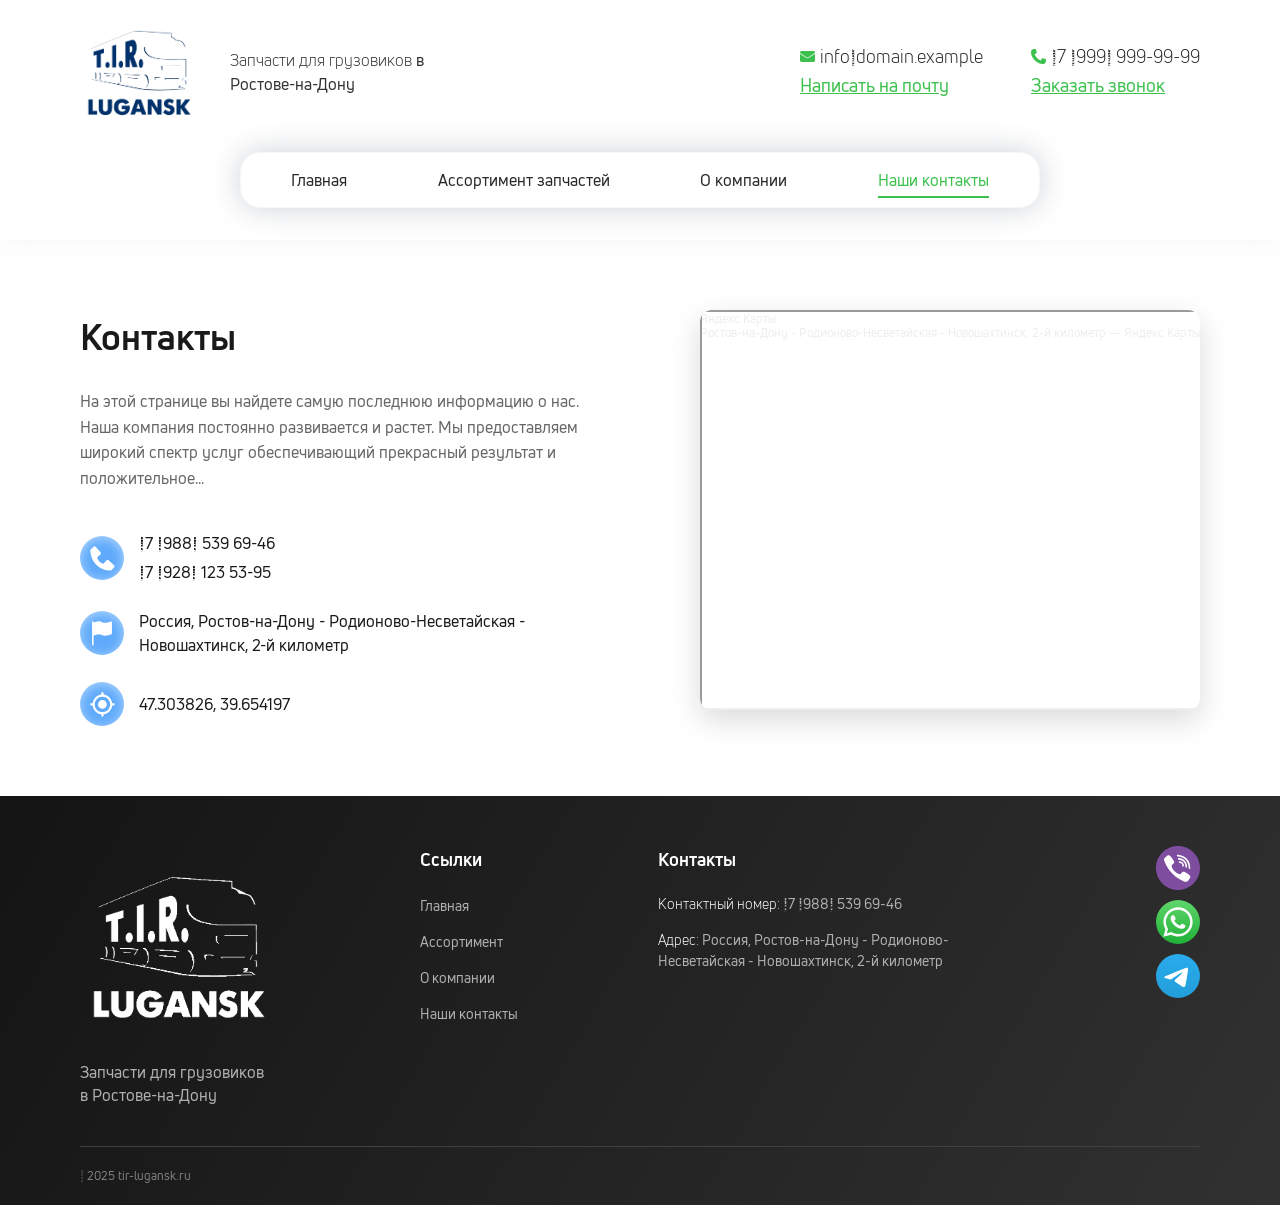
<file: contacts.html>
<!DOCTYPE html>
<html lang="en">
    <head>
        <meta charset="UTF-8" />
        <meta name="viewport" content="width=device-width, initial-scale=1.0" />
        <title>Контакты - Tir Lugansk</title>
        <link rel="stylesheet" href="https://cdn.jsdelivr.net/npm/swiper@11/swiper-bundle.min.css"/>
        <link rel="stylesheet" href="./assets/css/main.css">
    
        <link rel="apple-touch-icon" sizes="180x180" href="./assets/img/favicon_io/apple-touch-icon.png">
        <link rel="icon" type="image/png" sizes="32x32" href="./assets/img/favicon_io/favicon-32x32.png">
        <link rel="icon" type="image/png" sizes="16x16" href="./assets/img/favicon_io/favicon-16x16.png">
        <link rel="manifest" href="./assets/img/favicon_io/site.webmanifest">
    </head>
    <body>
        <header style="box-shadow: 0px 0px 25px 0px #A9AFB41F;">
            <div class="navbar">
                <div class="container">
                    <div class="navbar__content">
                        <div class="navbar__block">
                            <div class="navbar__block-brand">
                                <a href="./index.html"><img src="./assets/img/logo.png" alt="TIR-LUGANSK" /></a>
                                <p>Запчасти для грузовиков <span>в Ростове-на-Дону</span></p>
                            </div>
                        </div>
                        <div class="navbar__block">
                            <div class="navbar__block-contact">
                                <div class="navbar__block-contact-item">
                                    <a class="navbar__block-contact-item-link" href="mailto:info@domain.example">
                                        <img src="./assets/img/ico/email.svg" alt="Email" />info@domain.example
                                    </a>
                                    <a href="mailto:info@domain.example">Написать на почту</a>
                                </div>
                                <div class="navbar__block-contact-item">
                                    <a class="navbar__block-contact-item-link" href="tel:+79999999999">
                                        <img src="./assets/img/ico/phone.svg" alt="Phone" />+7 (999) 999-99-99
                                    </a>
                                    <a href="tel:+79999999999">Заказать звонок</a>
                                </div>
                            </div>
                        </div>
                    </div>
                    <div class="menu__content">
                        <div class="menu__links">
                            <nav>
                                <ul>
                                    <li><a href="./index.html">Главная</a></li>
                                    <li><a href="./catalog.html">Ассортимент запчастей</a></li>
                                    <li><a href="./about.html">О компании</a></li>
                                    <li class="menu__links-active"><a href="./contacts.html">Наши контакты</a></li>
                                </ul>
                            </nav>
                        </div>
                    </div>
                </div>
            </div>
        </header>
        <main>
            <section class="contacts">
                <div class="container">
                    <div class="contacts__content">
                        <div class="contacts__info">
                            <h1>Контакты</h1>
                            <p>На этой странице вы найдете самую последнюю информацию о нас. Наша компания постоянно развивается и растет. Мы предоставляем широкий спектр услуг обеспечивающий прекрасный результат и положительное...</p>
                            
                            <div class="contacts__details">
                                <div class="contacts__detail">
                                    <div class="contacts__detail-icon">
                                        <img src="./assets/img/ico/tel.svg" alt="Phone">
                                    </div>
                                    <div class="contacts__detail-text">
                                        <p>+7 (988) 539 69-46</p>
                                        <p>+7 (928) 123 53-95</p>
                                    </div>
                                </div>
                                
                                <div class="contacts__detail">
                                    <div class="contacts__detail-icon">
                                        <img src="./assets/img/ico/flag.svg" alt="Location">
                                    </div>
                                    <div class="contacts__detail-text">
                                        <p>Россия, Ростов-на-Дону - Родионово-Несветайская - Новошахтинск, 2-й километр</p>
                                    </div>
                                </div>
                                
                                <div class="contacts__detail">
                                    <div class="contacts__detail-icon">
                                        <img src="./assets/img/ico/gps.svg" alt="Coordinates">
                                    </div>
                                    <div class="contacts__detail-text">
                                        <p>47.303826, 39.654197</p>
                                    </div>
                                </div>
                            </div>
                        </div>
                        
                        <div class="contacts__map">
                            <div class="contacts__map-container">
                                <div style="position:relative;overflow:hidden;"><a href="https://yandex.uz/maps?utm_medium=mapframe&utm_source=maps" style="color:#eee;font-size:12px;position:absolute;top:0px;">Яндекс Карты</a><a href="https://yandex.uz/maps/11029/rostov-oblast/geo/rostov_na_donu_rodionovo_nesvetayskaya_novoshakhtinsk_2_y_kilometr/4141415646/?ll=39.653361%2C47.304150&utm_medium=mapframe&utm_source=maps&z=20" style="color:#eee;font-size:12px;position:absolute;top:14px;">Ростов-на-Дону - Родионово-Несветайская - Новошахтинск, 2-й километр — Яндекс Карты</a><iframe src="https://yandex.uz/map-widget/v1/?ll=39.653361%2C47.304150&mode=search&ol=geo&ouri=ymapsbm1%3A%2F%2Fgeo%3Fdata%[base64]%2C%2C&z=20" width="560" height="400" frameborder="1" allowfullscreen="true" style="position:relative;"></iframe></div>
                            </div>
                        </div>
                    </div>
                </div>
            </section>
        </main>
        <footer class="footer">
            <div class="container">
                <div class="footer__content">
                    <div class="footer__block">
                        <div class="footer__block-brand">
                            <a href="./index.html">
                                <img src="./assets/img/logo_footer.png" alt="TIR-LUGANSK">
                            </a>
                            <p>Запчасти для грузовиков<br>в Ростове-на-Дону</p>
                        </div>
                    </div>
                    <div class="footer__block">
                        <div class="footer__links">
                            <h3>Ссылки</h3>
                            <nav>
                                <ul>
                                    <li><a href="./index.html">Главная</a></li>
                                    <li><a href="./catalog.html">Ассортимент</a></li>
                                    <li><a href="./about.html">О компании</a></li>
                                    <li><a href="./contacts.html">Наши контакты</a></li>
                                </ul>
                            </nav>
                        </div>
                    </div>
                    <div class="footer__block">
                        <div class="footer__contacts">
                            <h3>Контакты</h3>
                            <div class="footer__contacts-item">
                                <p><strong>Контактный номер:</strong> +7 (988) 539 69-46</p>
                            </div>
                            <div class="footer__contacts-item">
                                <p><strong>Адрес:</strong> Россия, Ростов-на-Дону - Родионово-Несветайская - Новошахтинск, 2-й километр</p>
                            </div>
                        </div>
                    </div>
                    <div class="footer__block">
                        <div class="footer__social">
                            <a href="#"><img src="./assets/img/ico/telegram.svg" alt="telegram"></a>
                            <a href="#"><img src="./assets/img/ico/whatsapp.svg" alt="whatsapp"></a>
                            <a href="#"><img src="./assets/img/ico/viber.svg" alt="viber"></a>
                        </div>
                    </div>
                </div>
                <div class="footer__copy">
                    <p>© 2025 tir-lugansk.ru</p>
                </div>
            </div>
        </footer>
    </body>
</html>
</file>
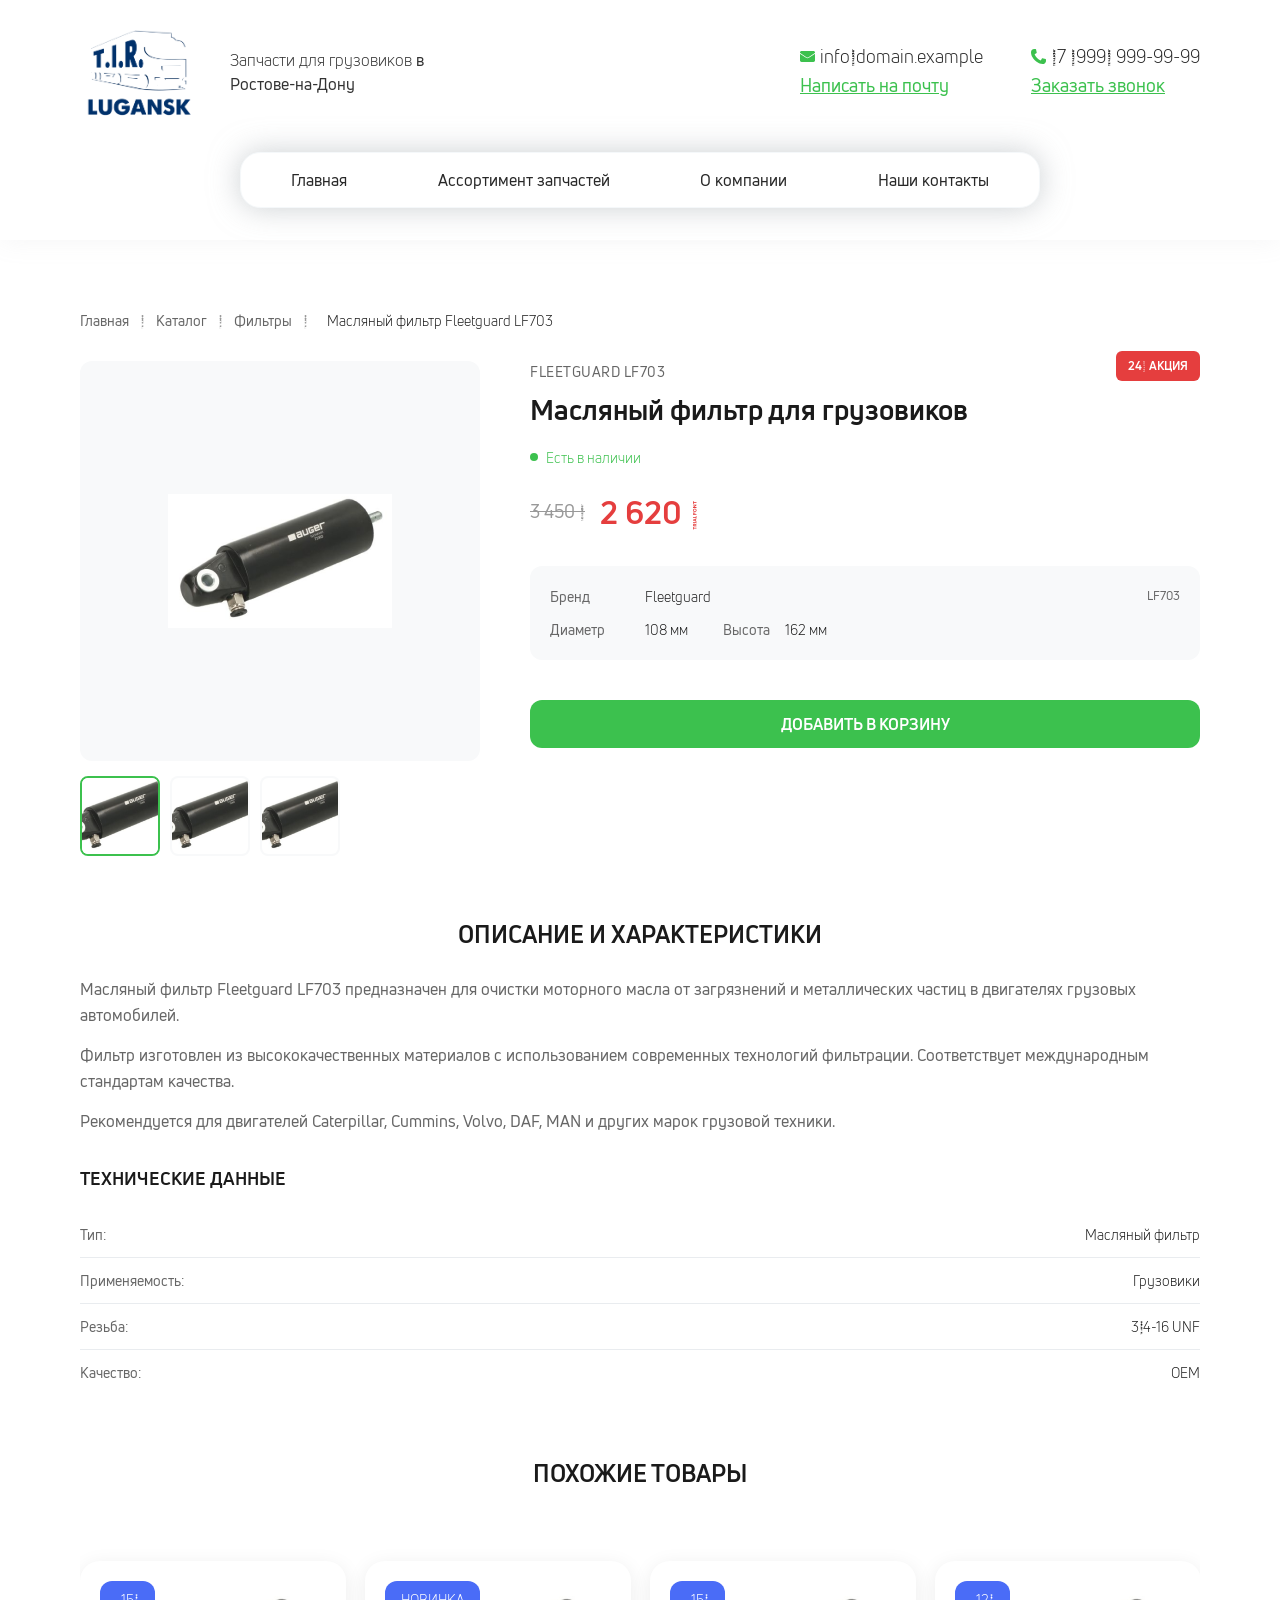
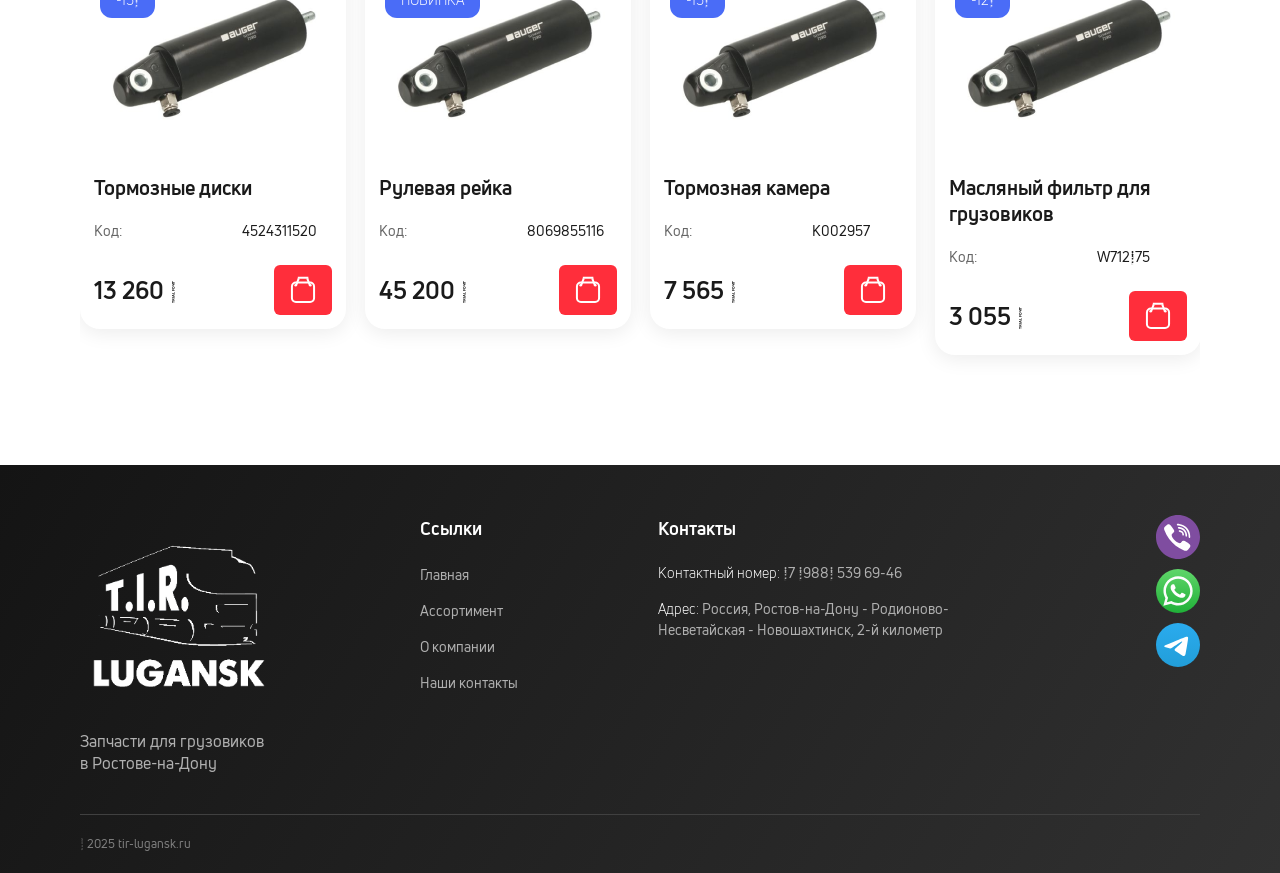
<file: product.html>
<!DOCTYPE html>
<html lang="en">
    <head>
        <meta charset="UTF-8" />
        <meta name="viewport" content="width=device-width, initial-scale=1.0" />
        <title>Масляный фильтр для грузовиков - Tir Lugansk</title>
        <link rel="stylesheet" href="https://cdn.jsdelivr.net/npm/swiper@11/swiper-bundle.min.css"/>
        <link rel="stylesheet" href="./assets/css/main.css">
    
        <link rel="apple-touch-icon" sizes="180x180" href="./assets/img/favicon_io/apple-touch-icon.png">
        <link rel="icon" type="image/png" sizes="32x32" href="./assets/img/favicon_io/favicon-32x32.png">
        <link rel="icon" type="image/png" sizes="16x16" href="./assets/img/favicon_io/favicon-16x16.png">
        <link rel="manifest" href="./assets/img/favicon_io/site.webmanifest">
    </head>
    <body>
        <header style="box-shadow: 0px 0px 25px 0px #A9AFB41F;">
            <div class="navbar">
                <div class="container">
                    <div class="navbar__content">
                        <div class="navbar__block">
                            <div class="navbar__block-brand">
                                <a href="./index.html"><img src="./assets/img/logo.png" alt="TIR-LUGANSK" /></a>
                                <p>Запчасти для грузовиков <span>в Ростове-на-Дону</span></p>
                            </div>
                        </div>
                        <div class="navbar__block">
                            <div class="navbar__block-contact">
                                <div class="navbar__block-contact-item">
                                    <a class="navbar__block-contact-item-link" href="mailto:info@domain.example">
                                        <img src="./assets/img/ico/email.svg" alt="Email" />info@domain.example
                                    </a>
                                    <a href="mailto:info@domain.example">Написать на почту</a>
                                </div>
                                <div class="navbar__block-contact-item">
                                    <a class="navbar__block-contact-item-link" href="tel:+79999999999">
                                        <img src="./assets/img/ico/phone.svg" alt="Phone" />+7 (999) 999-99-99
                                    </a>
                                    <a href="tel:+79999999999">Заказать звонок</a>
                                </div>
                            </div>
                        </div>
                    </div>
                    <div class="menu__content">
                        <div class="menu__links">
                            <nav>
                                <ul>
                                    <li><a href="./index.html">Главная</a></li>
                                    <li><a href="./catalog.html">Ассортимент запчастей</a></li>
                                    <li><a href="./about.html">О компании</a></li>
                                    <li><a href="./contacts.html">Наши контакты</a></li>
                                </ul>
                            </nav>
                        </div>
                    </div>
                </div>
            </div>
        </header>
        <main>
            <section class="product">
                <div class="container">
                    <div class="product__breadcrumbs">
                        <a href="./index.html">Главная</a>
                        <span>/</span>
                        <a href="./catalog.html">Каталог</a>
                        <span>/</span>
                        <a href="#">Фильтры</a>
                        <span>/</span>
                        <span>Масляный фильтр Fleetguard LF703</span>
                    </div>
                    
                    <div class="product__content">
                        <div class="product__gallery">
                            <div class="product__image-main">
                                <img src="./assets/img/product_1.png" alt="Масляный фильтр">
                            </div>
                            <div class="product__thumbnails">
                                <div class="product__thumbnail product__thumbnail--active">
                                    <img src="./assets/img/product_1.png" alt="Товар">
                                </div>
                                <div class="product__thumbnail">
                                    <img src="./assets/img/product_1.png" alt="Товар">
                                </div>
                                <div class="product__thumbnail">
                                    <img src="./assets/img/product_1.png" alt="Товар">
                                </div>
                            </div>
                        </div>
                        
                        <div class="product__info">
                            <div class="product__badge">24% АКЦИЯ</div>
                            <div class="product__code">FLEETGUARD LF703</div>
                            <h1 class="product__title">Масляный фильтр для грузовиков</h1>
                            <div class="product__status">
                                <span class="product__availability">Есть в наличии</span>
                            </div>
                            
                            <div class="product__pricing">
                                <span class="product__price-old">3 450 ₽</span>
                                <span class="product__price">2 620 ₽</span>
                            </div>
                            
                            <div class="product__specs">
                                <div class="product__spec">
                                    <span class="spec-label">Бренд</span>
                                    <span class="spec-value">Fleetguard</span>
                                    <span class="spec-code">LF703</span>
                                </div>
                                <div class="product__spec">
                                    <span class="spec-label">Диаметр</span>
                                    <span class="spec-value">108 мм</span>
                                    <span class="spec-measure">Высота</span>
                                    <span class="spec-value">162 мм</span>
                                </div>
                            </div>
                            
                            <button class="product__add-to-cart">Добавить в корзину</button>
                        </div>
                    </div>
                    
                    <div class="product__description">
                        <h2>ОПИСАНИЕ И ХАРАКТЕРИСТИКИ</h2>
                        <p>Масляный фильтр Fleetguard LF703 предназначен для очистки моторного масла от загрязнений и металлических частиц в двигателях грузовых автомобилей.</p>
                        <p>Фильтр изготовлен из высококачественных материалов с использованием современных технологий фильтрации. Соответствует международным стандартам качества.</p>
                        <p>Рекомендуется для двигателей Caterpillar, Cummins, Volvo, DAF, MAN и других марок грузовой техники.</p>
                        
                        <h3>ТЕХНИЧЕСКИЕ ДАННЫЕ</h3>
                        <div class="product__tech-specs">
                            <div class="tech-spec">
                                <span class="tech-label">Тип:</span>
                                <span class="tech-value">Масляный фильтр</span>
                            </div>
                            <div class="tech-spec">
                                <span class="tech-label">Применяемость:</span>
                                <span class="tech-value">Грузовики</span>
                            </div>
                            <div class="tech-spec">
                                <span class="tech-label">Резьба:</span>
                                <span class="tech-value">3/4-16 UNF</span>
                            </div>
                            <div class="tech-spec">
                                <span class="tech-label">Качество:</span>
                                <span class="tech-value">OEM</span>
                            </div>
                        </div>
                    </div>
                    
                    <div class="product__related">
                        <h2>ПОХОЖИЕ ТОВАРЫ</h2>
                        <div class="swiper products-slider-related">
                            <div class="swiper-wrapper">
                                <div class="swiper-slide">
                                    <a href="./product.html" class="product-card">
                                        <div class="product-badge">-15%</div>
                                        <div class="product-image">
                                            <img src="./assets/img/product_1.png" alt="Товар">
                                        </div>
                                        <div class="product-content">
                                            <h3 class="product-title">Тормозные диски</h3>
                                            <div class="product-details">
                                                <div class="product-detail">
                                                    <span class="detail-label">Код:</span>
                                                    <span class="detail-value">4524311520</span>
                                                </div>
                                            </div>
                                            <div class="product-footer">
                                                <div class="product-price">13 260 ₽</div>
                                                <button class="product-btn">
                                                    <img src="./assets/img/ico/back.svg" alt="cart">
                                                </button>
                                            </div>
                                        </div>
                                    </a>
                                </div>
                                
                                <div class="swiper-slide">
                                    <a href="./product.html" class="product-card">
                                        <div class="product-badge">НОВИНКА</div>
                                        <div class="product-image">
                                            <img src="./assets/img/product_1.png" alt="Товар">
                                        </div>
                                        <div class="product-content">
                                            <h3 class="product-title">Рулевая рейка</h3>
                                            <div class="product-details">
                                                <div class="product-detail">
                                                    <span class="detail-label">Код:</span>
                                                    <span class="detail-value">8069855116</span>
                                                </div>
                                            </div>
                                            <div class="product-footer">
                                                <div class="product-price">45 200 ₽</div>
                                                <button class="product-btn">
                                                    <img src="./assets/img/ico/back.svg" alt="cart">
                                                </button>
                                            </div>
                                        </div>
                                    </a>
                                </div>
                                
                                <div class="swiper-slide">
                                    <a href="./product.html" class="product-card">
                                        <div class="product-badge">-15%</div>
                                        <div class="product-image">
                                            <img src="./assets/img/product_1.png" alt="Товар">
                                        </div>
                                        <div class="product-content">
                                            <h3 class="product-title">Тормозная камера</h3>
                                            <div class="product-details">
                                                <div class="product-detail">
                                                    <span class="detail-label">Код:</span>
                                                    <span class="detail-value">K002957</span>
                                                </div>
                                            </div>
                                            <div class="product-footer">
                                                <div class="product-price">7 565 ₽</div>
                                                <button class="product-btn">
                                                    <img src="./assets/img/ico/back.svg" alt="cart">
                                                </button>
                                            </div>
                                        </div>
                                    </a>
                                </div>
                                
                                <div class="swiper-slide">
                                    <a href="./product.html" class="product-card">
                                        <div class="product-badge">-12%</div>
                                        <div class="product-image">
                                            <img src="./assets/img/product_1.png" alt="Товар">
                                        </div>
                                        <div class="product-content">
                                            <h3 class="product-title">Масляный фильтр для грузовиков</h3>
                                            <div class="product-details">
                                                <div class="product-detail">
                                                    <span class="detail-label">Код:</span>
                                                    <span class="detail-value">W712/75</span>
                                                </div>
                                            </div>
                                            <div class="product-footer">
                                                <div class="product-price">3 055 ₽</div>
                                                <button class="product-btn">
                                                    <img src="./assets/img/ico/back.svg" alt="cart">
                                                </button>
                                            </div>
                                        </div>
                                    </a>
                                </div>
                                
                                <div class="swiper-slide">
                                    <a href="./product.html" class="product-card">
                                        <div class="product-badge">-10%</div>
                                        <div class="product-image">
                                            <img src="./assets/img/product_1.png" alt="Товар">
                                        </div>
                                        <div class="product-content">
                                            <h3 class="product-title">Тормозные колодки</h3>
                                            <div class="product-details">
                                                <div class="product-detail">
                                                    <span class="detail-label">Код:</span>
                                                    <span class="detail-value">09680103961</span>
                                                </div>
                                            </div>
                                            <div class="product-footer">
                                                <div class="product-price">4 850 ₽</div>
                                                <button class="product-btn">
                                                    <img src="./assets/img/ico/back.svg" alt="cart">
                                                </button>
                                            </div>
                                        </div>
                                    </a>
                                </div>
                                
                                <div class="swiper-slide">
                                    <a href="./product.html" class="product-card">
                                        <div class="product-badge">-10%</div>
                                        <div class="product-image">
                                            <img src="./assets/img/product_1.png" alt="Товар">
                                        </div>
                                        <div class="product-content">
                                            <h3 class="product-title">Амортизатор кабины</h3>
                                            <div class="product-details">
                                                <div class="product-detail">
                                                    <span class="detail-label">Код:</span>
                                                    <span class="detail-value">22121</span>
                                                </div>
                                            </div>
                                            <div class="product-footer">
                                                <div class="product-price">5 580 ₽</div>
                                                <button class="product-btn">
                                                    <img src="./assets/img/ico/back.svg" alt="cart">
                                                </button>
                                            </div>
                                        </div>
                                    </a>
                                </div>
                            </div>
                            <div class="swiper-button-next"></div>
                            <div class="swiper-button-prev"></div>
                        </div>
                    </div>
                </div>
            </section>
        </main>
        <footer class="footer">
            <div class="container">
                <div class="footer__content">
                    <div class="footer__block">
                        <div class="footer__block-brand">
                            <a href="./index.html">
                                <img src="./assets/img/logo_footer.png" alt="TIR-LUGANSK">
                            </a>
                            <p>Запчасти для грузовиков<br>в Ростове-на-Дону</p>
                        </div>
                    </div>
                    <div class="footer__block">
                        <div class="footer__links">
                            <h3>Ссылки</h3>
                            <nav>
                                <ul>
                                    <li><a href="./index.html">Главная</a></li>
                                    <li><a href="./catalog.html">Ассортимент</a></li>
                                    <li><a href="./about.html">О компании</a></li>
                                    <li><a href="./contacts.html">Наши контакты</a></li>
                                </ul>
                            </nav>
                        </div>
                    </div>
                    <div class="footer__block">
                        <div class="footer__contacts">
                            <h3>Контакты</h3>
                            <div class="footer__contacts-item">
                                <p><strong>Контактный номер:</strong> +7 (988) 539 69-46</p>
                            </div>
                            <div class="footer__contacts-item">
                                <p><strong>Адрес:</strong> Россия, Ростов-на-Дону - Родионово-Несветайская - Новошахтинск, 2-й километр</p>
                            </div>
                        </div>
                    </div>
                    <div class="footer__block">
                        <div class="footer__social">
                            <a href="#"><img src="./assets/img/ico/telegram.svg" alt="telegram"></a>
                            <a href="#"><img src="./assets/img/ico/whatsapp.svg" alt="whatsapp"></a>
                            <a href="#"><img src="./assets/img/ico/viber.svg" alt="viber"></a>
                        </div>
                    </div>
                </div>
                <div class="footer__copy">
                    <p>© 2025 tir-lugansk.ru</p>
                </div>
            </div>
        </footer>
        <script src="https://cdn.jsdelivr.net/npm/swiper@11/swiper-bundle.min.js"></script>
        <script>
            const relatedSwiper = new Swiper('.products-slider-related', {
                slidesPerView: 4,
                spaceBetween: 20,
                loop: true,
                navigation: {
                    nextEl: '.swiper-button-next',
                    prevEl: '.swiper-button-prev',
                },
                breakpoints: {
                    640: {
                        slidesPerView: 1,
                        spaceBetween: 15,
                    },
                    768: {
                        slidesPerView: 2,
                        spaceBetween: 15,
                    },
                    1024: {
                        slidesPerView: 3,
                        spaceBetween: 20,
                    },
                    1200: {
                        slidesPerView: 4,
                        spaceBetween: 20,
                    },
                },
            });
        </script>
    </body>
</html>
</file>
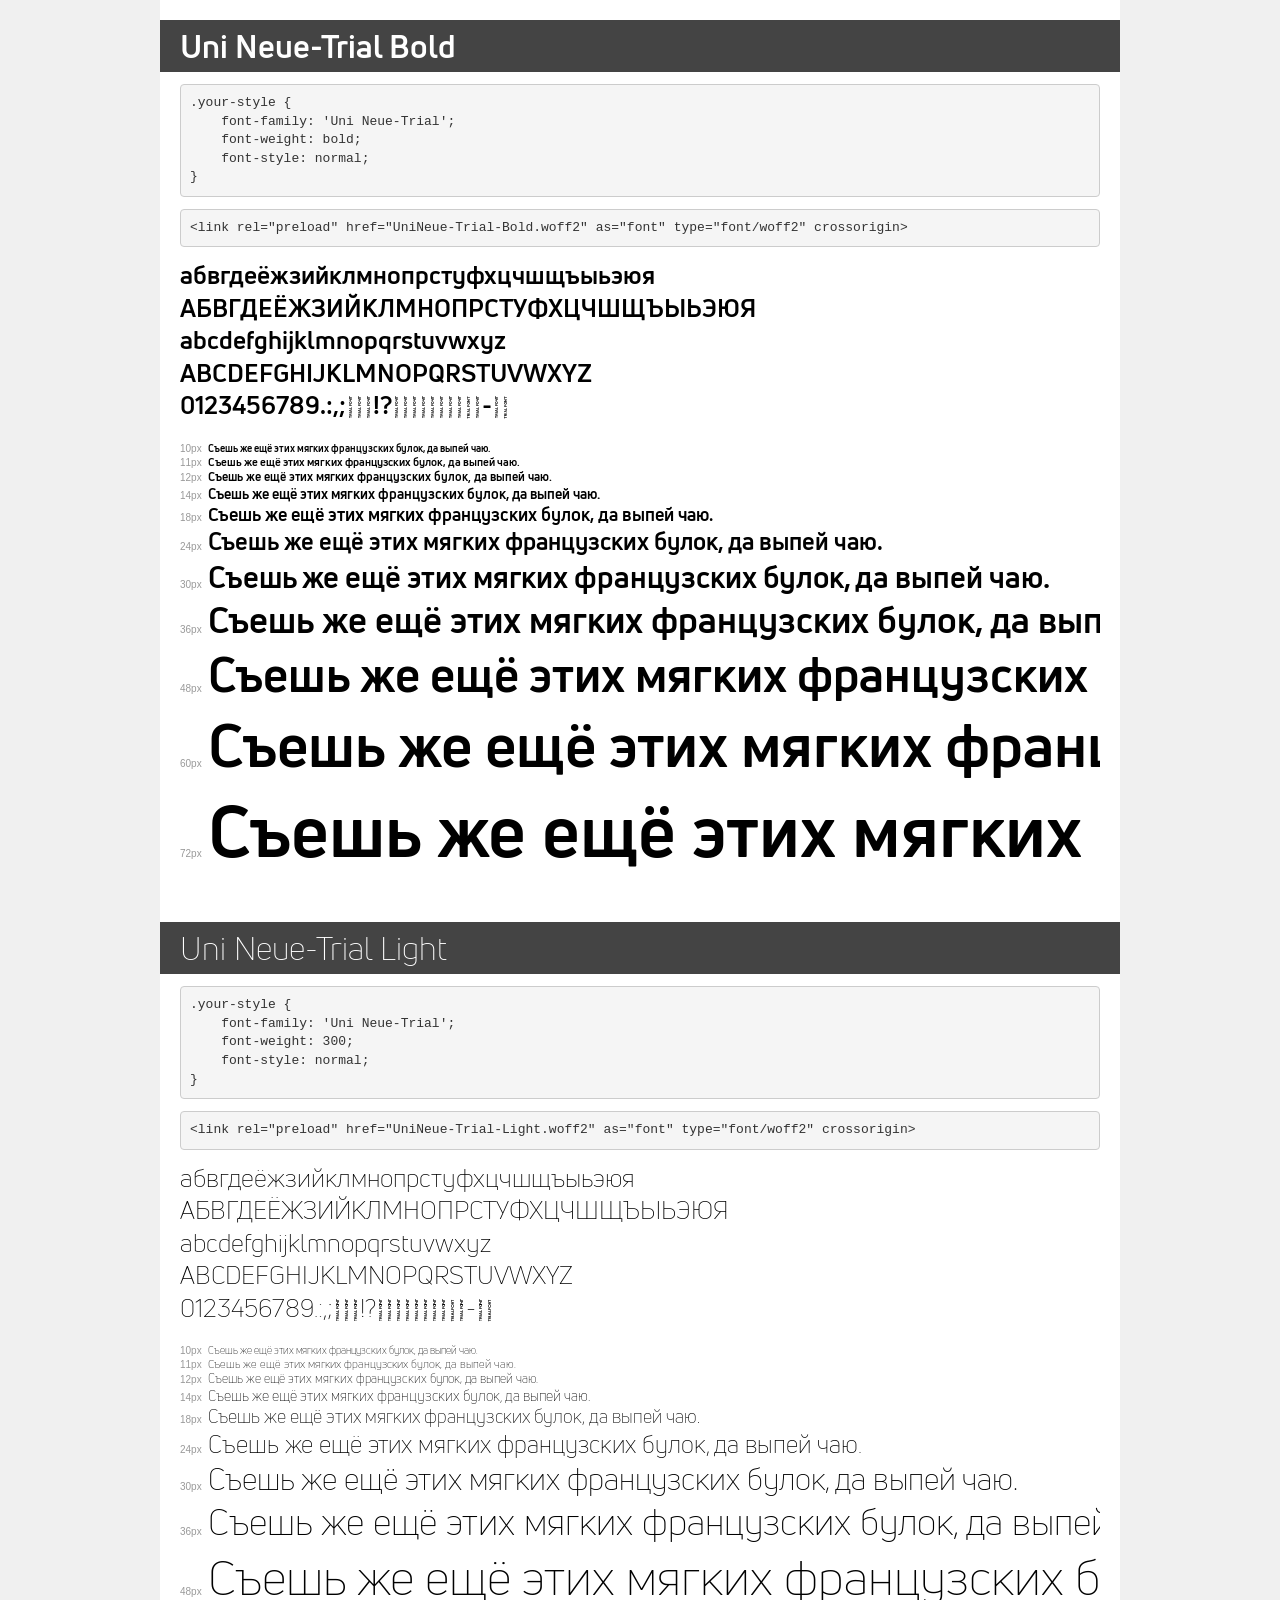
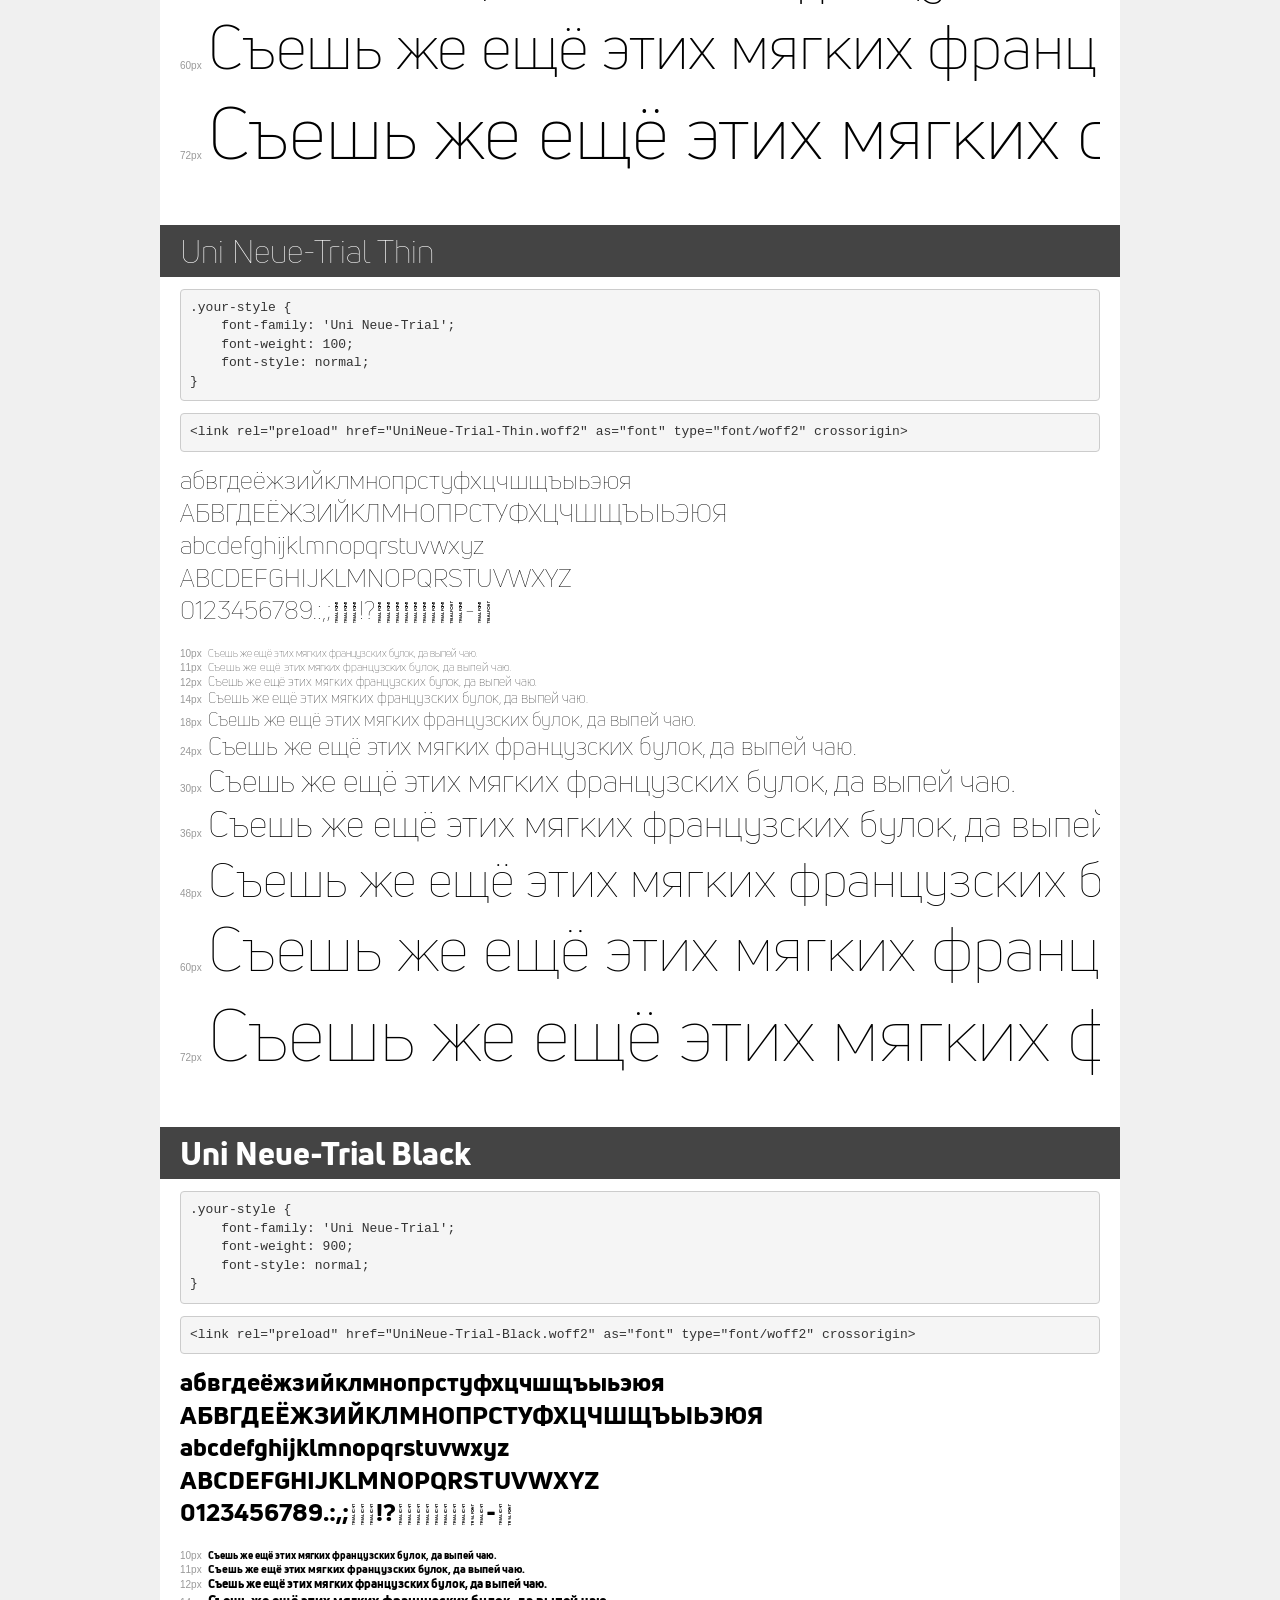
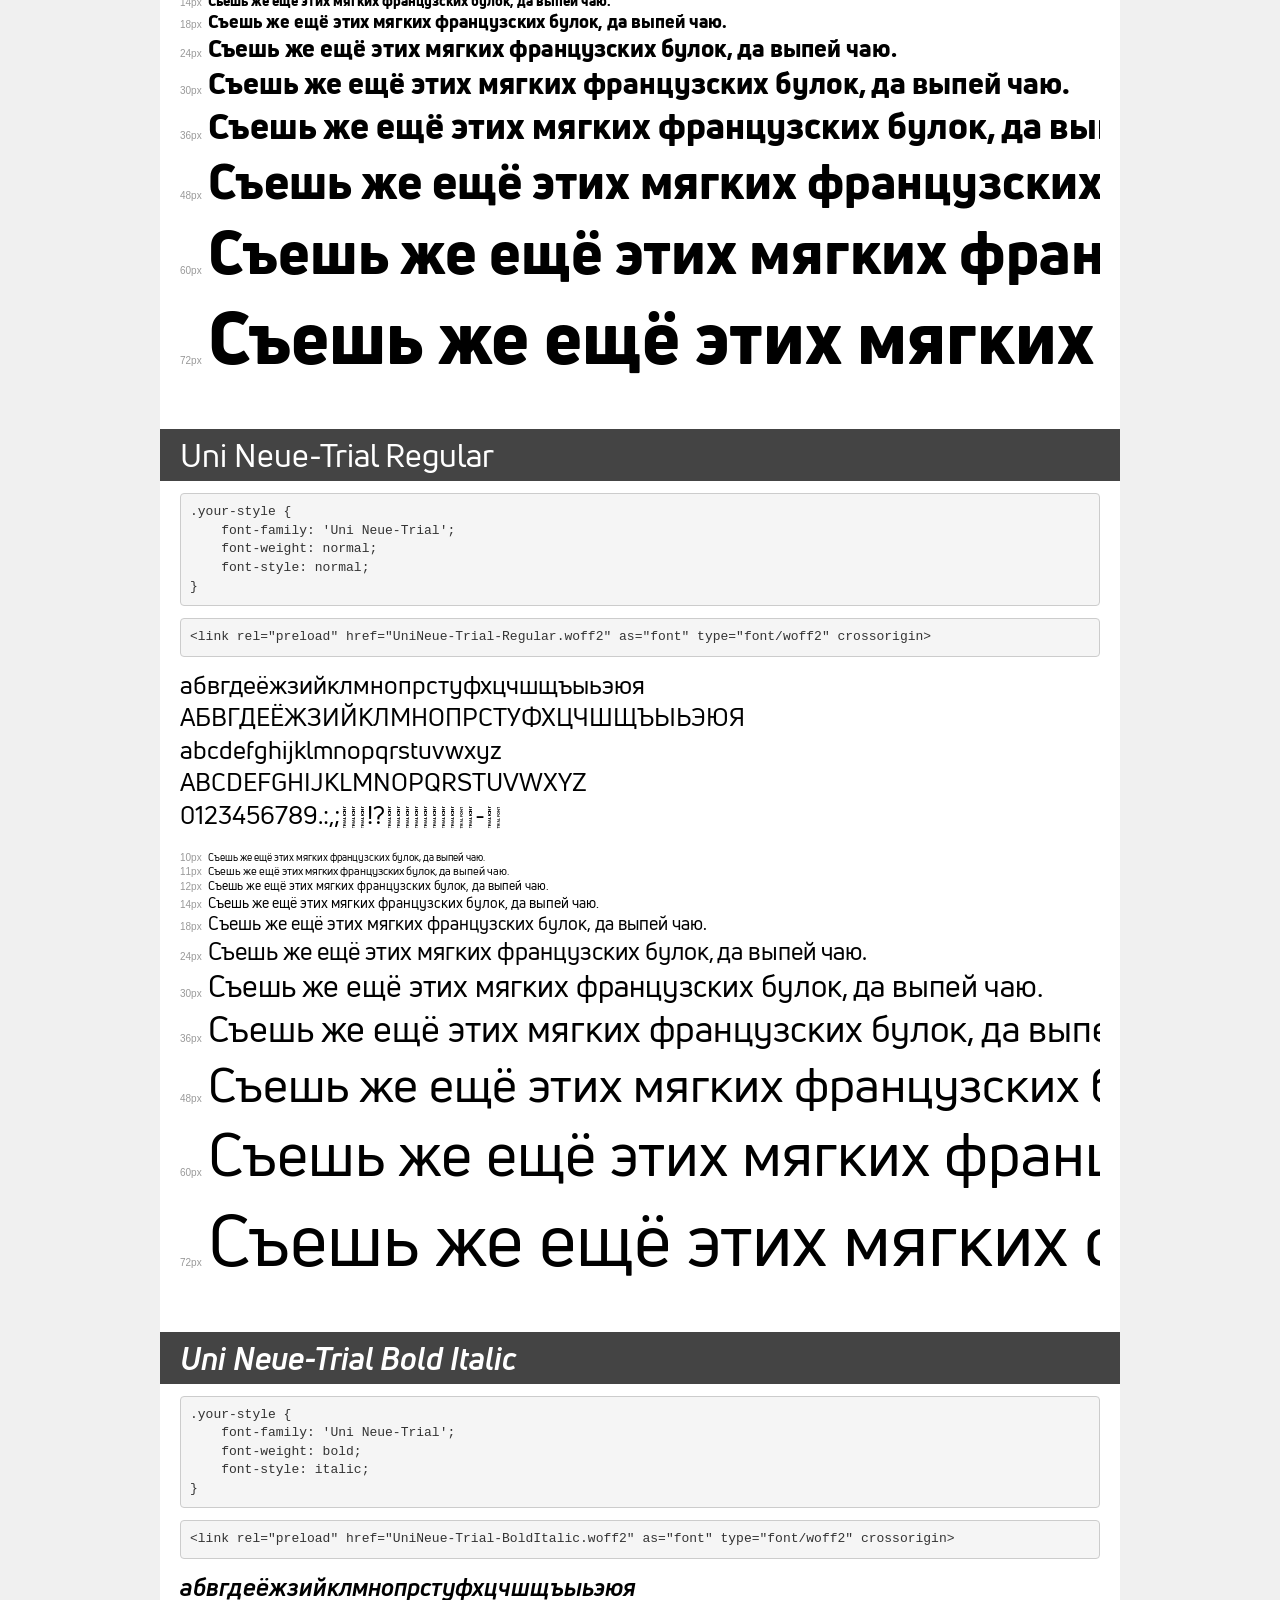
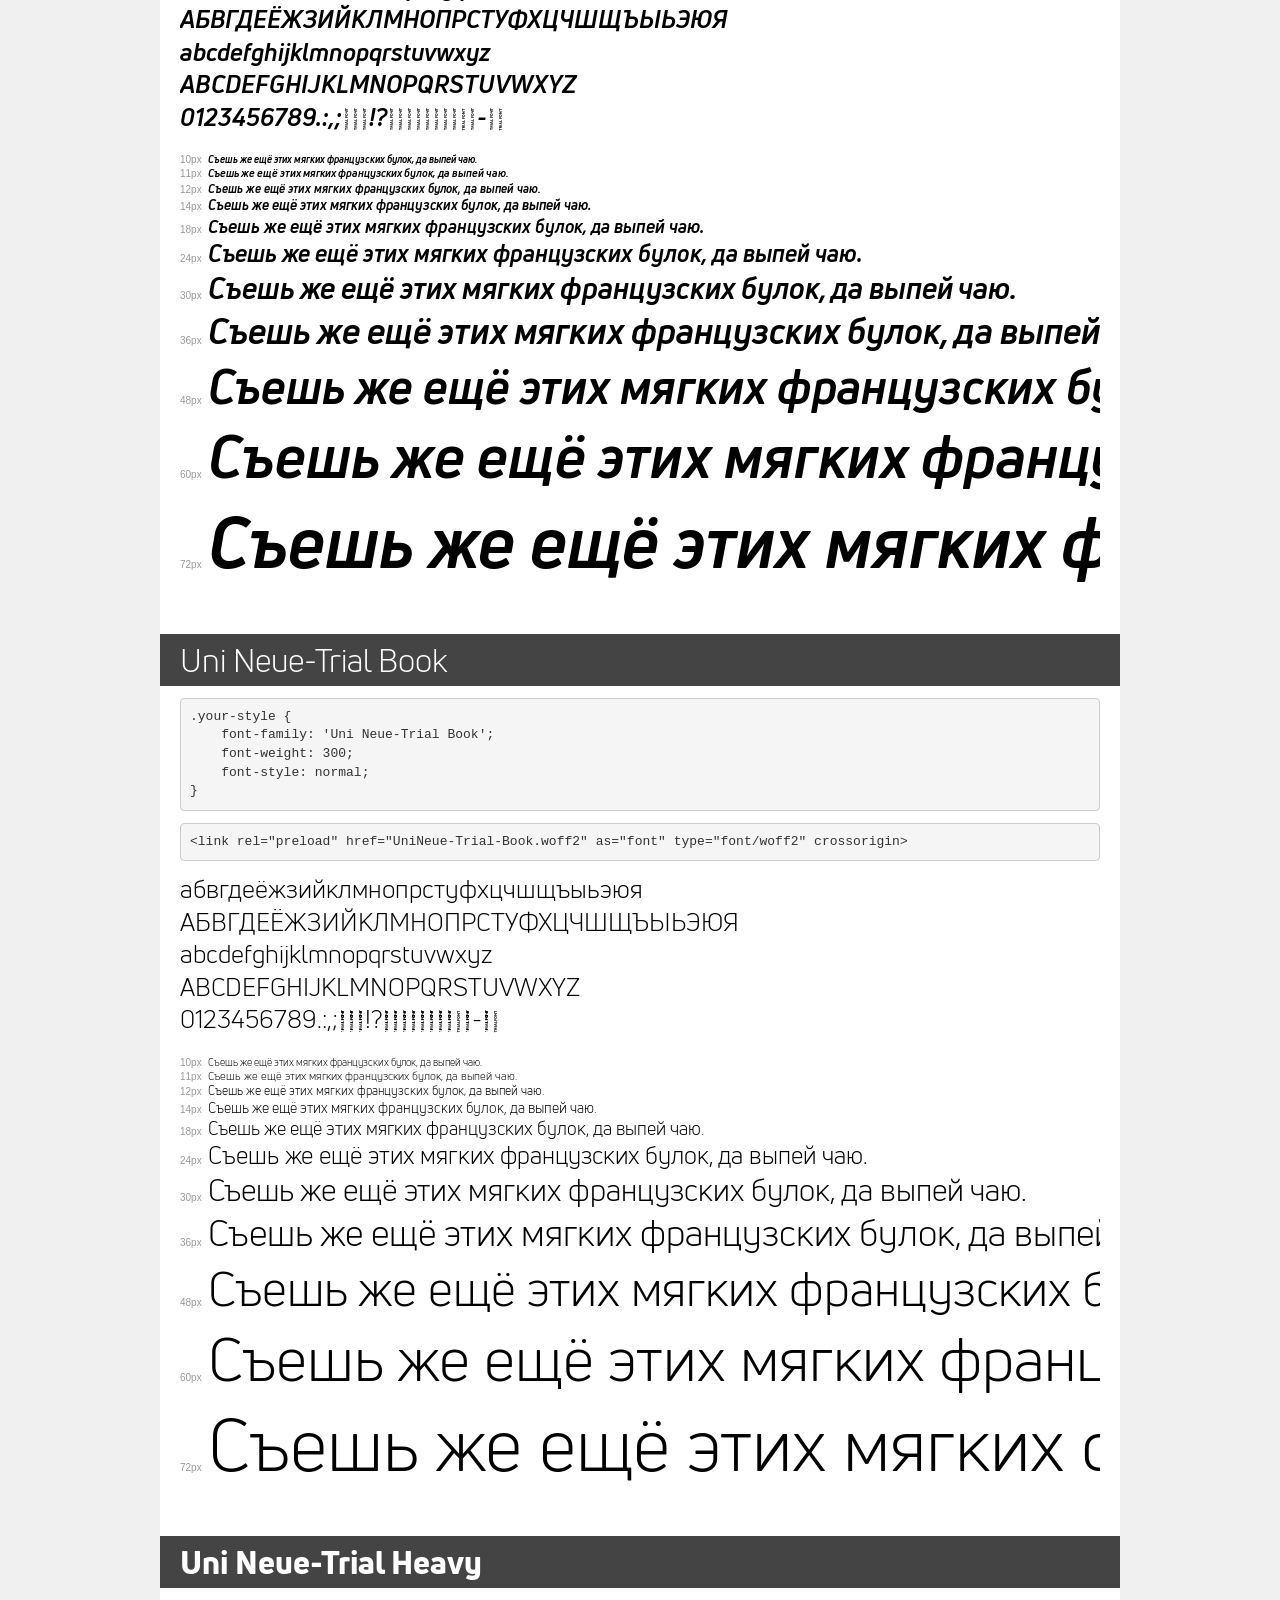
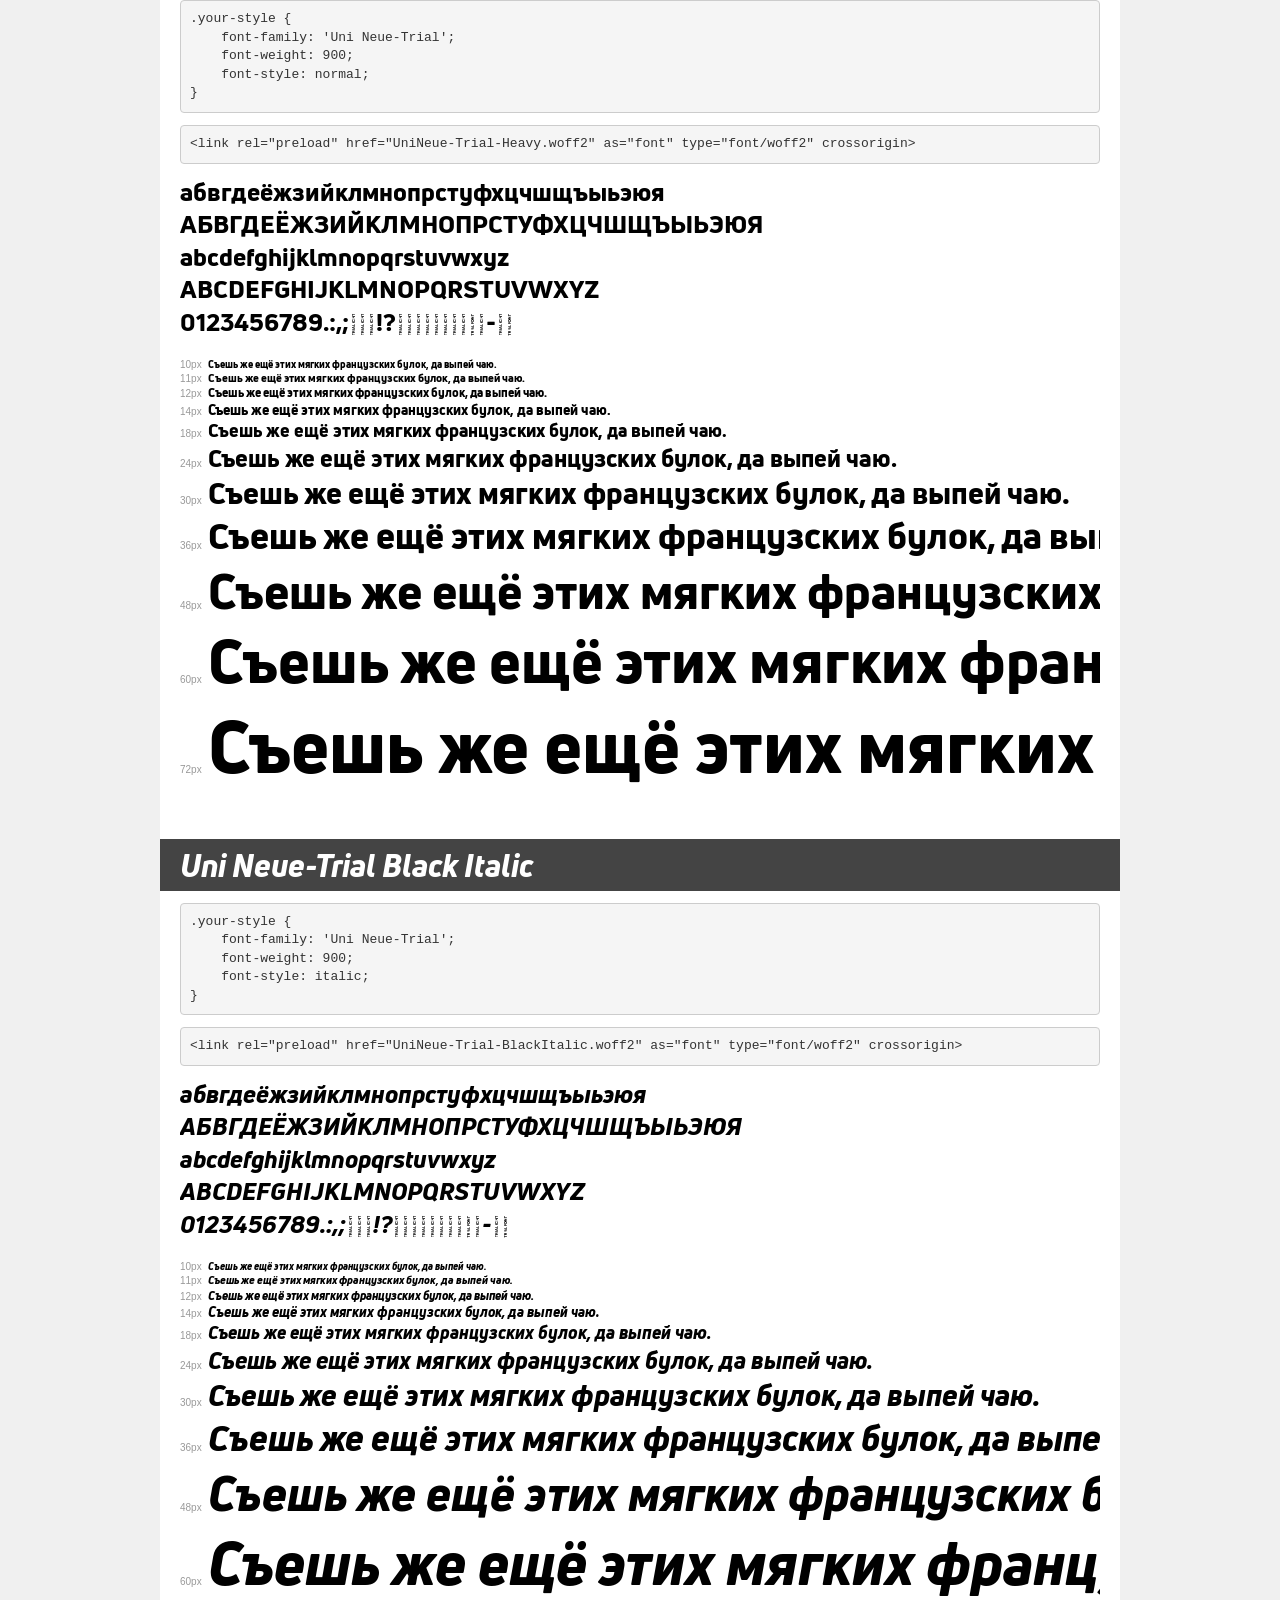
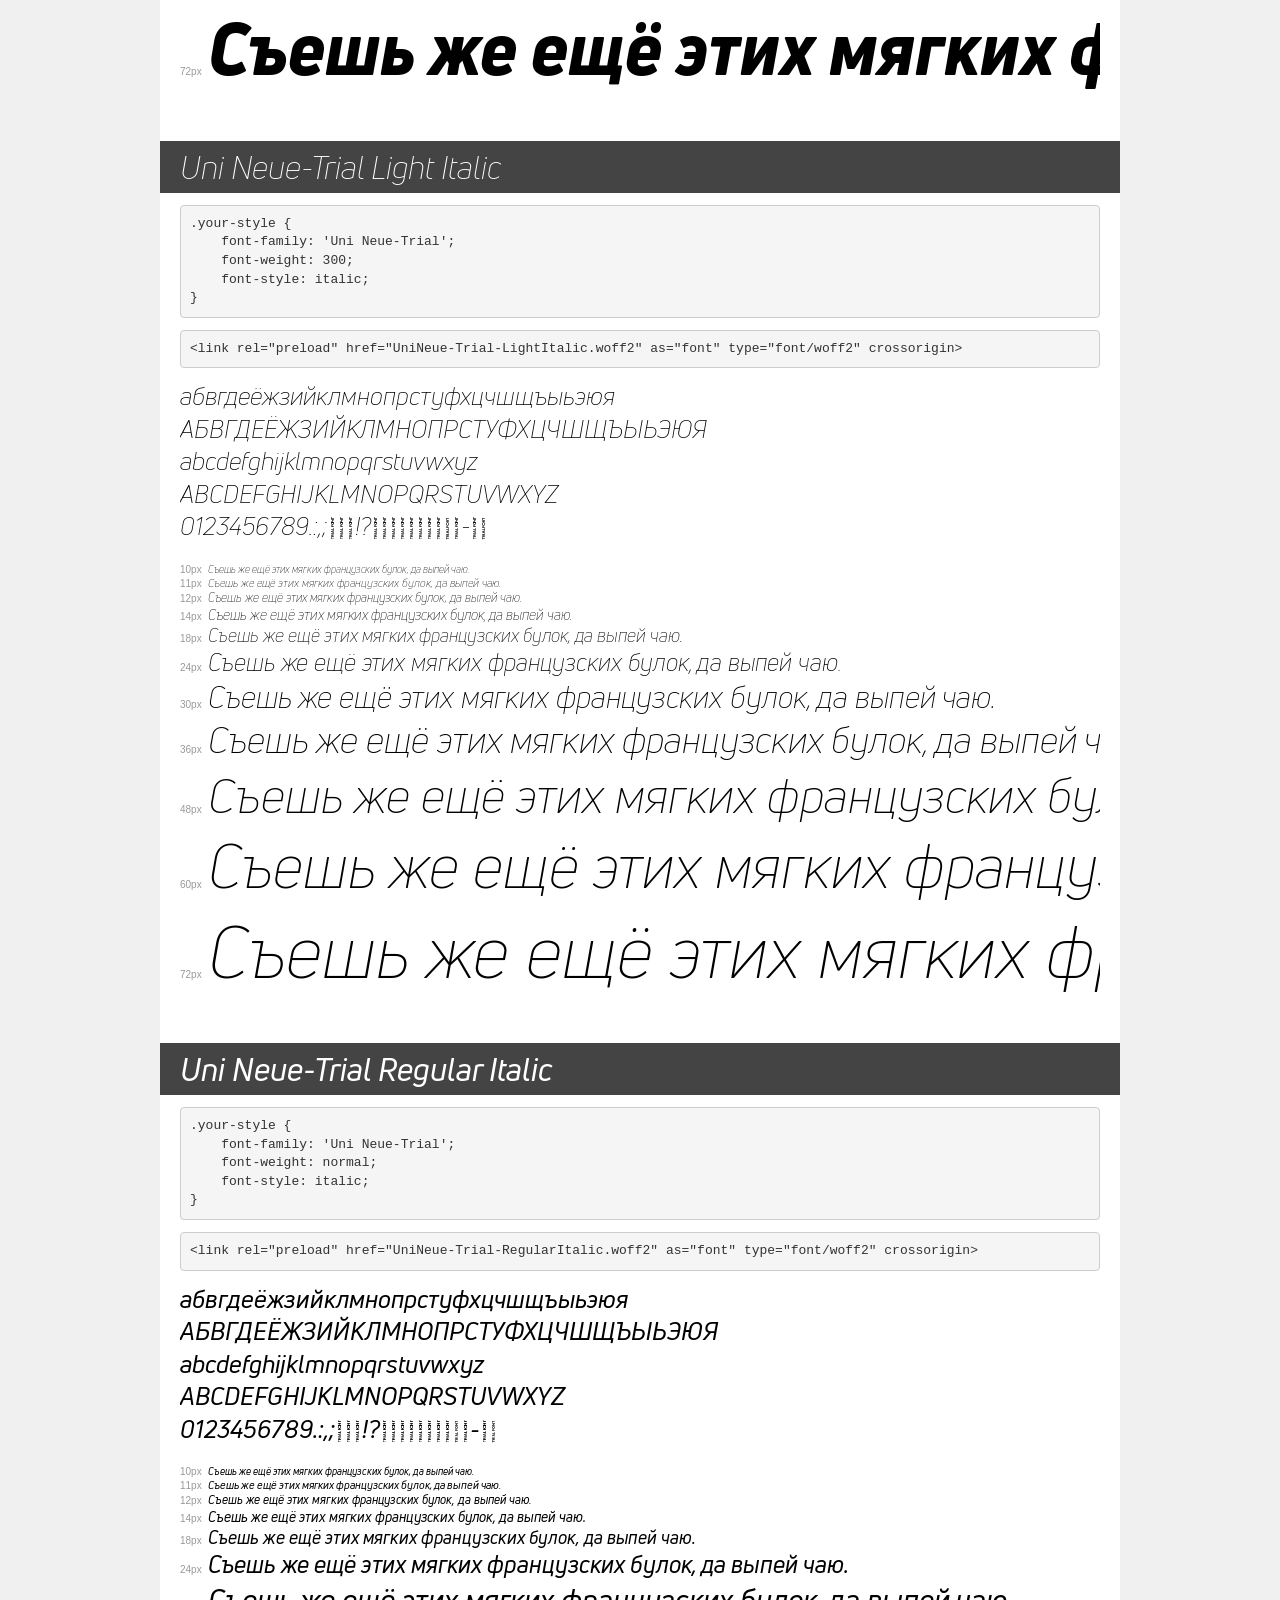
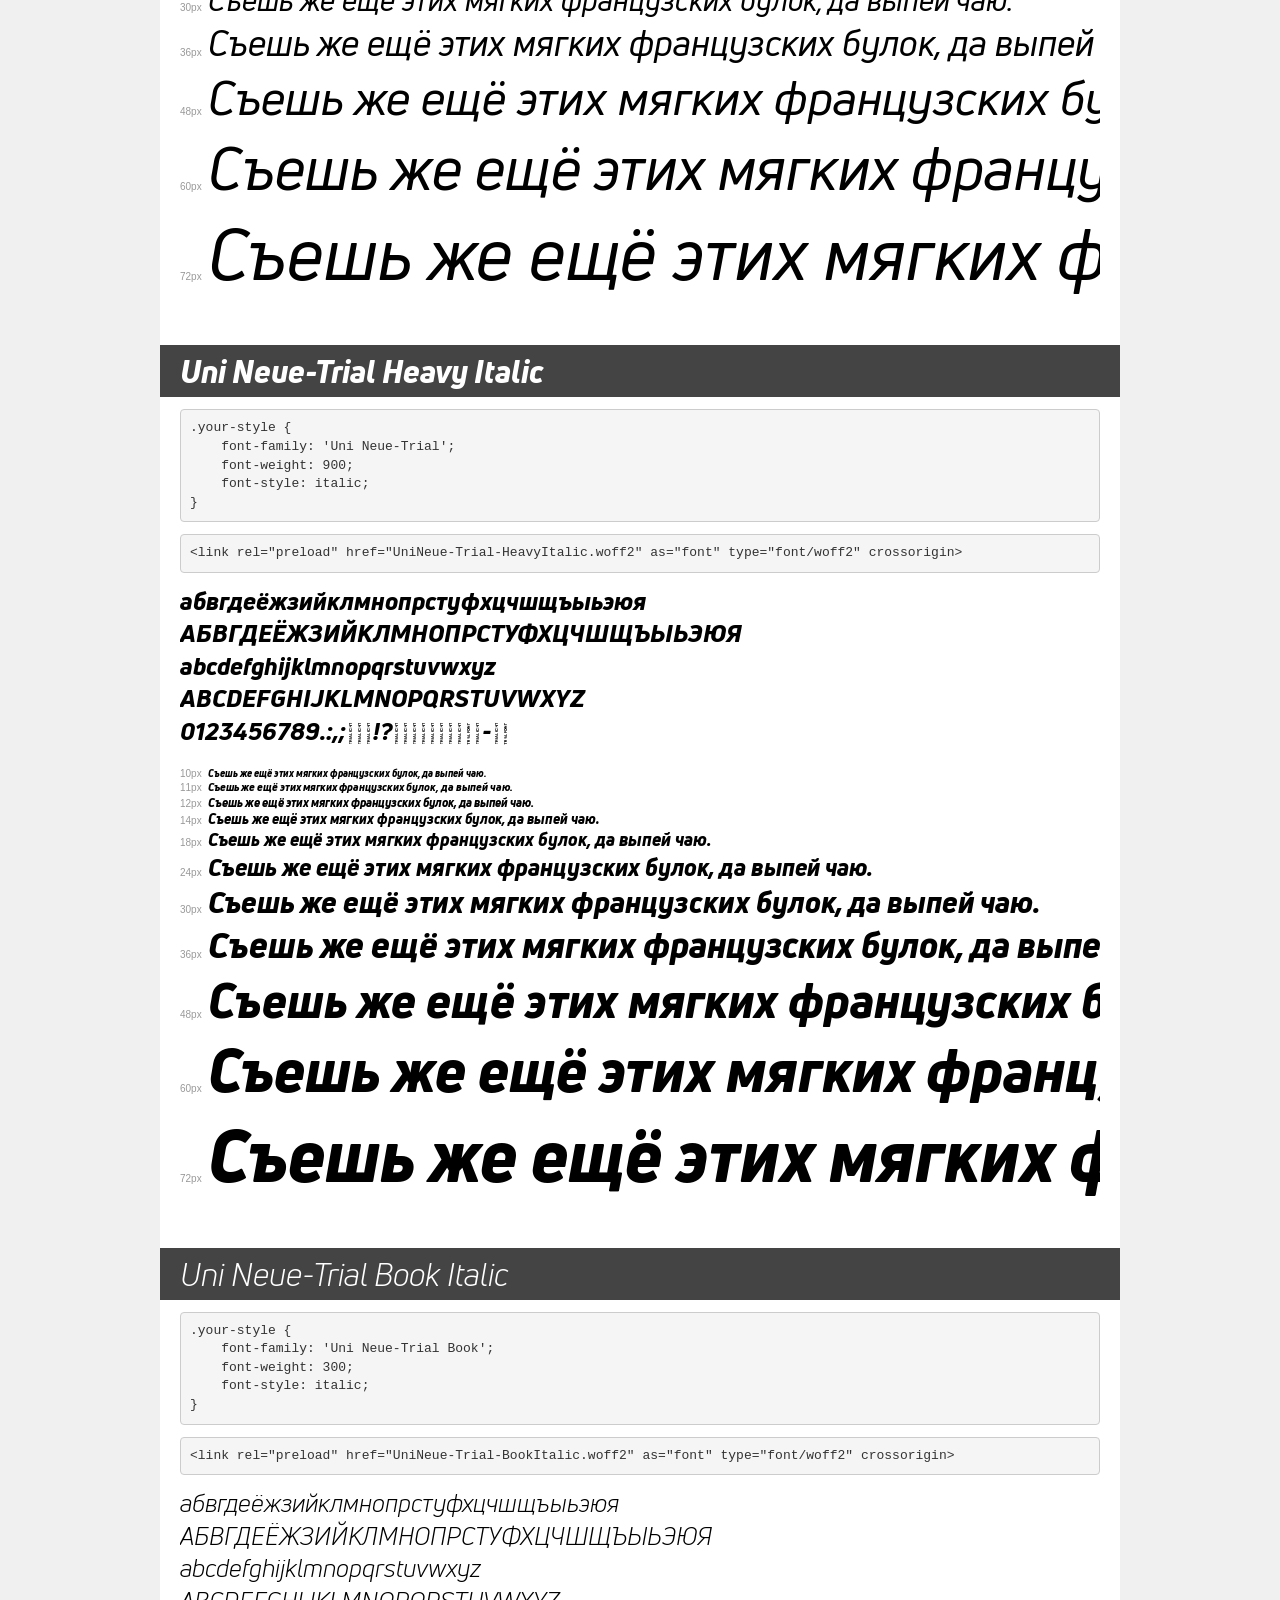
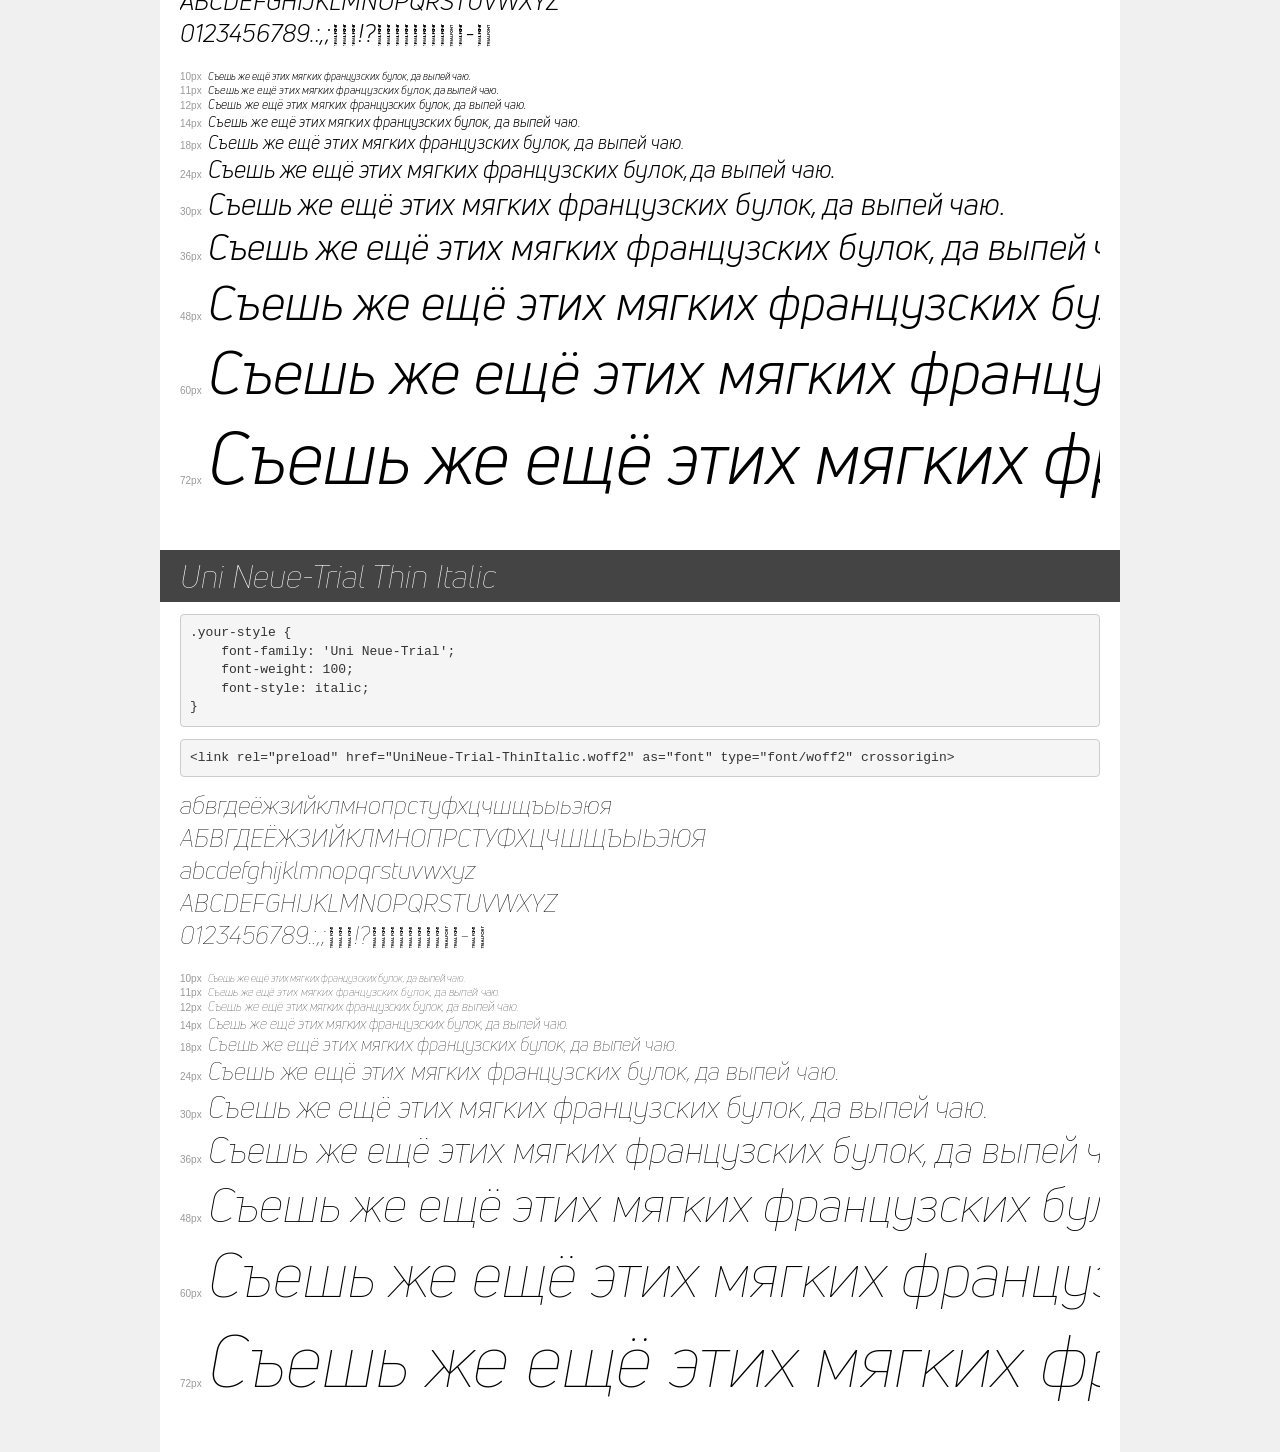
<file: assets/fonts/UniNeue/demo.html>
<!DOCTYPE html>
<html lang="en">
<head>
    <meta charset="utf-8">
    <meta http-equiv="X-UA-Compatible" content="IE=edge">
    <meta name="viewport" content="width=device-width, initial-scale=1">
    <meta name="robots" content="noindex, noarchive">
    <meta name="format-detection" content="telephone=no">
    <title>Transfonter demo</title>
    <link href="stylesheet.css" rel="stylesheet">
    <style>
        /*
        http://meyerweb.com/eric/tools/css/reset/
        v2.0 | 20110126
        License: none (public domain)
        */
        html, body, div, span, applet, object, iframe,
        h1, h2, h3, h4, h5, h6, p, blockquote, pre,
        a, abbr, acronym, address, big, cite, code,
        del, dfn, em, img, ins, kbd, q, s, samp,
        small, strike, strong, sub, sup, tt, var,
        b, u, i, center,
        dl, dt, dd, ol, ul, li,
        fieldset, form, label, legend,
        table, caption, tbody, tfoot, thead, tr, th, td,
        article, aside, canvas, details, embed,
        figure, figcaption, footer, header, hgroup,
        menu, nav, output, ruby, section, summary,
        time, mark, audio, video {
            margin: 0;
            padding: 0;
            border: 0;
            font-size: 100%;
            font: inherit;
            vertical-align: baseline;
        }
        /* HTML5 display-role reset for older browsers */
        article, aside, details, figcaption, figure,
        footer, header, hgroup, menu, nav, section {
            display: block;
        }
        body {
            line-height: 1;
        }
        ol, ul {
            list-style: none;
        }
        blockquote, q {
            quotes: none;
        }
        blockquote:before, blockquote:after,
        q:before, q:after {
            content: '';
            content: none;
        }
        table {
            border-collapse: collapse;
            border-spacing: 0;
        }
        /* demo styles */
        body {
            background: #f0f0f0;
            color: #000;
        }
        .page {
            background: #fff;
            width: 920px;
            margin: 0 auto;
            padding: 20px 20px 0 20px;
            overflow: hidden;
        }
        .font-container {
            overflow-x: auto;
            overflow-y: hidden;
            margin-bottom: 40px;
            line-height: 1.3;
            white-space: nowrap;
            padding-bottom: 5px;
        }
        h1 {
            position: relative;
            background: #444;
            font-size: 32px;
            color: #fff;
            padding: 10px 20px;
            margin: 0 -20px 12px -20px;
        }
        .letters {
            font-size: 25px;
            margin-bottom: 20px;
        }
        .s10:before {
            content: '10px';
        }
        .s11:before {
            content: '11px';
        }
        .s12:before {
            content: '12px';
        }
        .s14:before {
            content: '14px';
        }
        .s18:before {
            content: '18px';
        }
        .s24:before {
            content: '24px';
        }
        .s30:before {
            content: '30px';
        }
        .s36:before {
            content: '36px';
        }
        .s48:before {
            content: '48px';
        }
        .s60:before {
            content: '60px';
        }
        .s72:before {
            content: '72px';
        }
        .s10:before, .s11:before, .s12:before, .s14:before,
        .s18:before, .s24:before, .s30:before, .s36:before,
        .s48:before, .s60:before, .s72:before {
            font-family: Arial, sans-serif;
            font-size: 10px;
            font-weight: normal;
            font-style: normal;
            color: #999;
            padding-right: 6px;
        }
        pre {
            display: block;
            padding: 9px;
            margin: 0 0 12px;
            font-family: Monaco, Menlo, Consolas, "Courier New", monospace;
            font-size: 13px;
            line-height: 1.428571429;
            color: #333;
            font-weight: normal;
            font-style: normal;
            background-color: #f5f5f5;
            border: 1px solid #ccc;
            overflow-x: auto;
            border-radius: 4px;
        }
        /* responsive */
        @media (max-width: 959px) {
            .page {
                width: auto;
                margin: 0;
            }
        }
    </style>
</head>
<body>
<div class="page">
    <div class="demo">
        <h1 style="font-family: 'Uni Neue-Trial'; font-weight: bold; font-style: normal;">Uni Neue-Trial Bold</h1>
        <pre title="Usage">.your-style {
    font-family: 'Uni Neue-Trial';
    font-weight: bold;
    font-style: normal;
}</pre>
        <pre title="Preload (optional)">
&lt;link rel=&quot;preload&quot; href=&quot;UniNeue-Trial-Bold.woff2&quot; as=&quot;font&quot; type=&quot;font/woff2&quot; crossorigin&gt;</pre>
        <div class="font-container" style="font-family: 'Uni Neue-Trial'; font-weight: bold; font-style: normal;">
            <p class="letters">
                абвгдеёжзийклмнопрстуфхцчшщъыьэюя<br>
АБВГДЕЁЖЗИЙКЛМНОПРСТУФХЦЧШЩЪЫЬЭЮЯ<br>
abcdefghijklmnopqrstuvwxyz<br>
ABCDEFGHIJKLMNOPQRSTUVWXYZ<br>
                0123456789.:,;()*!?'@#&lt;&gt;$%&^+-=~
            </p>
            <p class="s10" style="font-size: 10px;">Съешь же ещё этих мягких французских булок, да выпей чаю.</p>
            <p class="s11" style="font-size: 11px;">Съешь же ещё этих мягких французских булок, да выпей чаю.</p>
            <p class="s12" style="font-size: 12px;">Съешь же ещё этих мягких французских булок, да выпей чаю.</p>
            <p class="s14" style="font-size: 14px;">Съешь же ещё этих мягких французских булок, да выпей чаю.</p>
            <p class="s18" style="font-size: 18px;">Съешь же ещё этих мягких французских булок, да выпей чаю.</p>
            <p class="s24" style="font-size: 24px;">Съешь же ещё этих мягких французских булок, да выпей чаю.</p>
            <p class="s30" style="font-size: 30px;">Съешь же ещё этих мягких французских булок, да выпей чаю.</p>
            <p class="s36" style="font-size: 36px;">Съешь же ещё этих мягких французских булок, да выпей чаю.</p>
            <p class="s48" style="font-size: 48px;">Съешь же ещё этих мягких французских булок, да выпей чаю.</p>
            <p class="s60" style="font-size: 60px;">Съешь же ещё этих мягких французских булок, да выпей чаю.</p>
            <p class="s72" style="font-size: 72px;">Съешь же ещё этих мягких французских булок, да выпей чаю.</p>
        </div>
    </div>

    <div class="demo">
        <h1 style="font-family: 'Uni Neue-Trial'; font-weight: 300; font-style: normal;">Uni Neue-Trial Light</h1>
        <pre title="Usage">.your-style {
    font-family: 'Uni Neue-Trial';
    font-weight: 300;
    font-style: normal;
}</pre>
        <pre title="Preload (optional)">
&lt;link rel=&quot;preload&quot; href=&quot;UniNeue-Trial-Light.woff2&quot; as=&quot;font&quot; type=&quot;font/woff2&quot; crossorigin&gt;</pre>
        <div class="font-container" style="font-family: 'Uni Neue-Trial'; font-weight: 300; font-style: normal;">
            <p class="letters">
                абвгдеёжзийклмнопрстуфхцчшщъыьэюя<br>
АБВГДЕЁЖЗИЙКЛМНОПРСТУФХЦЧШЩЪЫЬЭЮЯ<br>
abcdefghijklmnopqrstuvwxyz<br>
ABCDEFGHIJKLMNOPQRSTUVWXYZ<br>
                0123456789.:,;()*!?'@#&lt;&gt;$%&^+-=~
            </p>
            <p class="s10" style="font-size: 10px;">Съешь же ещё этих мягких французских булок, да выпей чаю.</p>
            <p class="s11" style="font-size: 11px;">Съешь же ещё этих мягких французских булок, да выпей чаю.</p>
            <p class="s12" style="font-size: 12px;">Съешь же ещё этих мягких французских булок, да выпей чаю.</p>
            <p class="s14" style="font-size: 14px;">Съешь же ещё этих мягких французских булок, да выпей чаю.</p>
            <p class="s18" style="font-size: 18px;">Съешь же ещё этих мягких французских булок, да выпей чаю.</p>
            <p class="s24" style="font-size: 24px;">Съешь же ещё этих мягких французских булок, да выпей чаю.</p>
            <p class="s30" style="font-size: 30px;">Съешь же ещё этих мягких французских булок, да выпей чаю.</p>
            <p class="s36" style="font-size: 36px;">Съешь же ещё этих мягких французских булок, да выпей чаю.</p>
            <p class="s48" style="font-size: 48px;">Съешь же ещё этих мягких французских булок, да выпей чаю.</p>
            <p class="s60" style="font-size: 60px;">Съешь же ещё этих мягких французских булок, да выпей чаю.</p>
            <p class="s72" style="font-size: 72px;">Съешь же ещё этих мягких французских булок, да выпей чаю.</p>
        </div>
    </div>

    <div class="demo">
        <h1 style="font-family: 'Uni Neue-Trial'; font-weight: 100; font-style: normal;">Uni Neue-Trial Thin</h1>
        <pre title="Usage">.your-style {
    font-family: 'Uni Neue-Trial';
    font-weight: 100;
    font-style: normal;
}</pre>
        <pre title="Preload (optional)">
&lt;link rel=&quot;preload&quot; href=&quot;UniNeue-Trial-Thin.woff2&quot; as=&quot;font&quot; type=&quot;font/woff2&quot; crossorigin&gt;</pre>
        <div class="font-container" style="font-family: 'Uni Neue-Trial'; font-weight: 100; font-style: normal;">
            <p class="letters">
                абвгдеёжзийклмнопрстуфхцчшщъыьэюя<br>
АБВГДЕЁЖЗИЙКЛМНОПРСТУФХЦЧШЩЪЫЬЭЮЯ<br>
abcdefghijklmnopqrstuvwxyz<br>
ABCDEFGHIJKLMNOPQRSTUVWXYZ<br>
                0123456789.:,;()*!?'@#&lt;&gt;$%&^+-=~
            </p>
            <p class="s10" style="font-size: 10px;">Съешь же ещё этих мягких французских булок, да выпей чаю.</p>
            <p class="s11" style="font-size: 11px;">Съешь же ещё этих мягких французских булок, да выпей чаю.</p>
            <p class="s12" style="font-size: 12px;">Съешь же ещё этих мягких французских булок, да выпей чаю.</p>
            <p class="s14" style="font-size: 14px;">Съешь же ещё этих мягких французских булок, да выпей чаю.</p>
            <p class="s18" style="font-size: 18px;">Съешь же ещё этих мягких французских булок, да выпей чаю.</p>
            <p class="s24" style="font-size: 24px;">Съешь же ещё этих мягких французских булок, да выпей чаю.</p>
            <p class="s30" style="font-size: 30px;">Съешь же ещё этих мягких французских булок, да выпей чаю.</p>
            <p class="s36" style="font-size: 36px;">Съешь же ещё этих мягких французских булок, да выпей чаю.</p>
            <p class="s48" style="font-size: 48px;">Съешь же ещё этих мягких французских булок, да выпей чаю.</p>
            <p class="s60" style="font-size: 60px;">Съешь же ещё этих мягких французских булок, да выпей чаю.</p>
            <p class="s72" style="font-size: 72px;">Съешь же ещё этих мягких французских булок, да выпей чаю.</p>
        </div>
    </div>

    <div class="demo">
        <h1 style="font-family: 'Uni Neue-Trial'; font-weight: 900; font-style: normal;">Uni Neue-Trial Black</h1>
        <pre title="Usage">.your-style {
    font-family: 'Uni Neue-Trial';
    font-weight: 900;
    font-style: normal;
}</pre>
        <pre title="Preload (optional)">
&lt;link rel=&quot;preload&quot; href=&quot;UniNeue-Trial-Black.woff2&quot; as=&quot;font&quot; type=&quot;font/woff2&quot; crossorigin&gt;</pre>
        <div class="font-container" style="font-family: 'Uni Neue-Trial'; font-weight: 900; font-style: normal;">
            <p class="letters">
                абвгдеёжзийклмнопрстуфхцчшщъыьэюя<br>
АБВГДЕЁЖЗИЙКЛМНОПРСТУФХЦЧШЩЪЫЬЭЮЯ<br>
abcdefghijklmnopqrstuvwxyz<br>
ABCDEFGHIJKLMNOPQRSTUVWXYZ<br>
                0123456789.:,;()*!?'@#&lt;&gt;$%&^+-=~
            </p>
            <p class="s10" style="font-size: 10px;">Съешь же ещё этих мягких французских булок, да выпей чаю.</p>
            <p class="s11" style="font-size: 11px;">Съешь же ещё этих мягких французских булок, да выпей чаю.</p>
            <p class="s12" style="font-size: 12px;">Съешь же ещё этих мягких французских булок, да выпей чаю.</p>
            <p class="s14" style="font-size: 14px;">Съешь же ещё этих мягких французских булок, да выпей чаю.</p>
            <p class="s18" style="font-size: 18px;">Съешь же ещё этих мягких французских булок, да выпей чаю.</p>
            <p class="s24" style="font-size: 24px;">Съешь же ещё этих мягких французских булок, да выпей чаю.</p>
            <p class="s30" style="font-size: 30px;">Съешь же ещё этих мягких французских булок, да выпей чаю.</p>
            <p class="s36" style="font-size: 36px;">Съешь же ещё этих мягких французских булок, да выпей чаю.</p>
            <p class="s48" style="font-size: 48px;">Съешь же ещё этих мягких французских булок, да выпей чаю.</p>
            <p class="s60" style="font-size: 60px;">Съешь же ещё этих мягких французских булок, да выпей чаю.</p>
            <p class="s72" style="font-size: 72px;">Съешь же ещё этих мягких французских булок, да выпей чаю.</p>
        </div>
    </div>

    <div class="demo">
        <h1 style="font-family: 'Uni Neue-Trial'; font-weight: normal; font-style: normal;">Uni Neue-Trial Regular</h1>
        <pre title="Usage">.your-style {
    font-family: 'Uni Neue-Trial';
    font-weight: normal;
    font-style: normal;
}</pre>
        <pre title="Preload (optional)">
&lt;link rel=&quot;preload&quot; href=&quot;UniNeue-Trial-Regular.woff2&quot; as=&quot;font&quot; type=&quot;font/woff2&quot; crossorigin&gt;</pre>
        <div class="font-container" style="font-family: 'Uni Neue-Trial'; font-weight: normal; font-style: normal;">
            <p class="letters">
                абвгдеёжзийклмнопрстуфхцчшщъыьэюя<br>
АБВГДЕЁЖЗИЙКЛМНОПРСТУФХЦЧШЩЪЫЬЭЮЯ<br>
abcdefghijklmnopqrstuvwxyz<br>
ABCDEFGHIJKLMNOPQRSTUVWXYZ<br>
                0123456789.:,;()*!?'@#&lt;&gt;$%&^+-=~
            </p>
            <p class="s10" style="font-size: 10px;">Съешь же ещё этих мягких французских булок, да выпей чаю.</p>
            <p class="s11" style="font-size: 11px;">Съешь же ещё этих мягких французских булок, да выпей чаю.</p>
            <p class="s12" style="font-size: 12px;">Съешь же ещё этих мягких французских булок, да выпей чаю.</p>
            <p class="s14" style="font-size: 14px;">Съешь же ещё этих мягких французских булок, да выпей чаю.</p>
            <p class="s18" style="font-size: 18px;">Съешь же ещё этих мягких французских булок, да выпей чаю.</p>
            <p class="s24" style="font-size: 24px;">Съешь же ещё этих мягких французских булок, да выпей чаю.</p>
            <p class="s30" style="font-size: 30px;">Съешь же ещё этих мягких французских булок, да выпей чаю.</p>
            <p class="s36" style="font-size: 36px;">Съешь же ещё этих мягких французских булок, да выпей чаю.</p>
            <p class="s48" style="font-size: 48px;">Съешь же ещё этих мягких французских булок, да выпей чаю.</p>
            <p class="s60" style="font-size: 60px;">Съешь же ещё этих мягких французских булок, да выпей чаю.</p>
            <p class="s72" style="font-size: 72px;">Съешь же ещё этих мягких французских булок, да выпей чаю.</p>
        </div>
    </div>

    <div class="demo">
        <h1 style="font-family: 'Uni Neue-Trial'; font-weight: bold; font-style: italic;">Uni Neue-Trial Bold Italic</h1>
        <pre title="Usage">.your-style {
    font-family: 'Uni Neue-Trial';
    font-weight: bold;
    font-style: italic;
}</pre>
        <pre title="Preload (optional)">
&lt;link rel=&quot;preload&quot; href=&quot;UniNeue-Trial-BoldItalic.woff2&quot; as=&quot;font&quot; type=&quot;font/woff2&quot; crossorigin&gt;</pre>
        <div class="font-container" style="font-family: 'Uni Neue-Trial'; font-weight: bold; font-style: italic;">
            <p class="letters">
                абвгдеёжзийклмнопрстуфхцчшщъыьэюя<br>
АБВГДЕЁЖЗИЙКЛМНОПРСТУФХЦЧШЩЪЫЬЭЮЯ<br>
abcdefghijklmnopqrstuvwxyz<br>
ABCDEFGHIJKLMNOPQRSTUVWXYZ<br>
                0123456789.:,;()*!?'@#&lt;&gt;$%&^+-=~
            </p>
            <p class="s10" style="font-size: 10px;">Съешь же ещё этих мягких французских булок, да выпей чаю.</p>
            <p class="s11" style="font-size: 11px;">Съешь же ещё этих мягких французских булок, да выпей чаю.</p>
            <p class="s12" style="font-size: 12px;">Съешь же ещё этих мягких французских булок, да выпей чаю.</p>
            <p class="s14" style="font-size: 14px;">Съешь же ещё этих мягких французских булок, да выпей чаю.</p>
            <p class="s18" style="font-size: 18px;">Съешь же ещё этих мягких французских булок, да выпей чаю.</p>
            <p class="s24" style="font-size: 24px;">Съешь же ещё этих мягких французских булок, да выпей чаю.</p>
            <p class="s30" style="font-size: 30px;">Съешь же ещё этих мягких французских булок, да выпей чаю.</p>
            <p class="s36" style="font-size: 36px;">Съешь же ещё этих мягких французских булок, да выпей чаю.</p>
            <p class="s48" style="font-size: 48px;">Съешь же ещё этих мягких французских булок, да выпей чаю.</p>
            <p class="s60" style="font-size: 60px;">Съешь же ещё этих мягких французских булок, да выпей чаю.</p>
            <p class="s72" style="font-size: 72px;">Съешь же ещё этих мягких французских булок, да выпей чаю.</p>
        </div>
    </div>

    <div class="demo">
        <h1 style="font-family: 'Uni Neue-Trial Book'; font-weight: 300; font-style: normal;">Uni Neue-Trial Book</h1>
        <pre title="Usage">.your-style {
    font-family: 'Uni Neue-Trial Book';
    font-weight: 300;
    font-style: normal;
}</pre>
        <pre title="Preload (optional)">
&lt;link rel=&quot;preload&quot; href=&quot;UniNeue-Trial-Book.woff2&quot; as=&quot;font&quot; type=&quot;font/woff2&quot; crossorigin&gt;</pre>
        <div class="font-container" style="font-family: 'Uni Neue-Trial Book'; font-weight: 300; font-style: normal;">
            <p class="letters">
                абвгдеёжзийклмнопрстуфхцчшщъыьэюя<br>
АБВГДЕЁЖЗИЙКЛМНОПРСТУФХЦЧШЩЪЫЬЭЮЯ<br>
abcdefghijklmnopqrstuvwxyz<br>
ABCDEFGHIJKLMNOPQRSTUVWXYZ<br>
                0123456789.:,;()*!?'@#&lt;&gt;$%&^+-=~
            </p>
            <p class="s10" style="font-size: 10px;">Съешь же ещё этих мягких французских булок, да выпей чаю.</p>
            <p class="s11" style="font-size: 11px;">Съешь же ещё этих мягких французских булок, да выпей чаю.</p>
            <p class="s12" style="font-size: 12px;">Съешь же ещё этих мягких французских булок, да выпей чаю.</p>
            <p class="s14" style="font-size: 14px;">Съешь же ещё этих мягких французских булок, да выпей чаю.</p>
            <p class="s18" style="font-size: 18px;">Съешь же ещё этих мягких французских булок, да выпей чаю.</p>
            <p class="s24" style="font-size: 24px;">Съешь же ещё этих мягких французских булок, да выпей чаю.</p>
            <p class="s30" style="font-size: 30px;">Съешь же ещё этих мягких французских булок, да выпей чаю.</p>
            <p class="s36" style="font-size: 36px;">Съешь же ещё этих мягких французских булок, да выпей чаю.</p>
            <p class="s48" style="font-size: 48px;">Съешь же ещё этих мягких французских булок, да выпей чаю.</p>
            <p class="s60" style="font-size: 60px;">Съешь же ещё этих мягких французских булок, да выпей чаю.</p>
            <p class="s72" style="font-size: 72px;">Съешь же ещё этих мягких французских булок, да выпей чаю.</p>
        </div>
    </div>

    <div class="demo">
        <h1 style="font-family: 'Uni Neue-Trial'; font-weight: 900; font-style: normal;">Uni Neue-Trial Heavy</h1>
        <pre title="Usage">.your-style {
    font-family: 'Uni Neue-Trial';
    font-weight: 900;
    font-style: normal;
}</pre>
        <pre title="Preload (optional)">
&lt;link rel=&quot;preload&quot; href=&quot;UniNeue-Trial-Heavy.woff2&quot; as=&quot;font&quot; type=&quot;font/woff2&quot; crossorigin&gt;</pre>
        <div class="font-container" style="font-family: 'Uni Neue-Trial'; font-weight: 900; font-style: normal;">
            <p class="letters">
                абвгдеёжзийклмнопрстуфхцчшщъыьэюя<br>
АБВГДЕЁЖЗИЙКЛМНОПРСТУФХЦЧШЩЪЫЬЭЮЯ<br>
abcdefghijklmnopqrstuvwxyz<br>
ABCDEFGHIJKLMNOPQRSTUVWXYZ<br>
                0123456789.:,;()*!?'@#&lt;&gt;$%&^+-=~
            </p>
            <p class="s10" style="font-size: 10px;">Съешь же ещё этих мягких французских булок, да выпей чаю.</p>
            <p class="s11" style="font-size: 11px;">Съешь же ещё этих мягких французских булок, да выпей чаю.</p>
            <p class="s12" style="font-size: 12px;">Съешь же ещё этих мягких французских булок, да выпей чаю.</p>
            <p class="s14" style="font-size: 14px;">Съешь же ещё этих мягких французских булок, да выпей чаю.</p>
            <p class="s18" style="font-size: 18px;">Съешь же ещё этих мягких французских булок, да выпей чаю.</p>
            <p class="s24" style="font-size: 24px;">Съешь же ещё этих мягких французских булок, да выпей чаю.</p>
            <p class="s30" style="font-size: 30px;">Съешь же ещё этих мягких французских булок, да выпей чаю.</p>
            <p class="s36" style="font-size: 36px;">Съешь же ещё этих мягких французских булок, да выпей чаю.</p>
            <p class="s48" style="font-size: 48px;">Съешь же ещё этих мягких французских булок, да выпей чаю.</p>
            <p class="s60" style="font-size: 60px;">Съешь же ещё этих мягких французских булок, да выпей чаю.</p>
            <p class="s72" style="font-size: 72px;">Съешь же ещё этих мягких французских булок, да выпей чаю.</p>
        </div>
    </div>

    <div class="demo">
        <h1 style="font-family: 'Uni Neue-Trial'; font-weight: 900; font-style: italic;">Uni Neue-Trial Black Italic</h1>
        <pre title="Usage">.your-style {
    font-family: 'Uni Neue-Trial';
    font-weight: 900;
    font-style: italic;
}</pre>
        <pre title="Preload (optional)">
&lt;link rel=&quot;preload&quot; href=&quot;UniNeue-Trial-BlackItalic.woff2&quot; as=&quot;font&quot; type=&quot;font/woff2&quot; crossorigin&gt;</pre>
        <div class="font-container" style="font-family: 'Uni Neue-Trial'; font-weight: 900; font-style: italic;">
            <p class="letters">
                абвгдеёжзийклмнопрстуфхцчшщъыьэюя<br>
АБВГДЕЁЖЗИЙКЛМНОПРСТУФХЦЧШЩЪЫЬЭЮЯ<br>
abcdefghijklmnopqrstuvwxyz<br>
ABCDEFGHIJKLMNOPQRSTUVWXYZ<br>
                0123456789.:,;()*!?'@#&lt;&gt;$%&^+-=~
            </p>
            <p class="s10" style="font-size: 10px;">Съешь же ещё этих мягких французских булок, да выпей чаю.</p>
            <p class="s11" style="font-size: 11px;">Съешь же ещё этих мягких французских булок, да выпей чаю.</p>
            <p class="s12" style="font-size: 12px;">Съешь же ещё этих мягких французских булок, да выпей чаю.</p>
            <p class="s14" style="font-size: 14px;">Съешь же ещё этих мягких французских булок, да выпей чаю.</p>
            <p class="s18" style="font-size: 18px;">Съешь же ещё этих мягких французских булок, да выпей чаю.</p>
            <p class="s24" style="font-size: 24px;">Съешь же ещё этих мягких французских булок, да выпей чаю.</p>
            <p class="s30" style="font-size: 30px;">Съешь же ещё этих мягких французских булок, да выпей чаю.</p>
            <p class="s36" style="font-size: 36px;">Съешь же ещё этих мягких французских булок, да выпей чаю.</p>
            <p class="s48" style="font-size: 48px;">Съешь же ещё этих мягких французских булок, да выпей чаю.</p>
            <p class="s60" style="font-size: 60px;">Съешь же ещё этих мягких французских булок, да выпей чаю.</p>
            <p class="s72" style="font-size: 72px;">Съешь же ещё этих мягких французских булок, да выпей чаю.</p>
        </div>
    </div>

    <div class="demo">
        <h1 style="font-family: 'Uni Neue-Trial'; font-weight: 300; font-style: italic;">Uni Neue-Trial Light Italic</h1>
        <pre title="Usage">.your-style {
    font-family: 'Uni Neue-Trial';
    font-weight: 300;
    font-style: italic;
}</pre>
        <pre title="Preload (optional)">
&lt;link rel=&quot;preload&quot; href=&quot;UniNeue-Trial-LightItalic.woff2&quot; as=&quot;font&quot; type=&quot;font/woff2&quot; crossorigin&gt;</pre>
        <div class="font-container" style="font-family: 'Uni Neue-Trial'; font-weight: 300; font-style: italic;">
            <p class="letters">
                абвгдеёжзийклмнопрстуфхцчшщъыьэюя<br>
АБВГДЕЁЖЗИЙКЛМНОПРСТУФХЦЧШЩЪЫЬЭЮЯ<br>
abcdefghijklmnopqrstuvwxyz<br>
ABCDEFGHIJKLMNOPQRSTUVWXYZ<br>
                0123456789.:,;()*!?'@#&lt;&gt;$%&^+-=~
            </p>
            <p class="s10" style="font-size: 10px;">Съешь же ещё этих мягких французских булок, да выпей чаю.</p>
            <p class="s11" style="font-size: 11px;">Съешь же ещё этих мягких французских булок, да выпей чаю.</p>
            <p class="s12" style="font-size: 12px;">Съешь же ещё этих мягких французских булок, да выпей чаю.</p>
            <p class="s14" style="font-size: 14px;">Съешь же ещё этих мягких французских булок, да выпей чаю.</p>
            <p class="s18" style="font-size: 18px;">Съешь же ещё этих мягких французских булок, да выпей чаю.</p>
            <p class="s24" style="font-size: 24px;">Съешь же ещё этих мягких французских булок, да выпей чаю.</p>
            <p class="s30" style="font-size: 30px;">Съешь же ещё этих мягких французских булок, да выпей чаю.</p>
            <p class="s36" style="font-size: 36px;">Съешь же ещё этих мягких французских булок, да выпей чаю.</p>
            <p class="s48" style="font-size: 48px;">Съешь же ещё этих мягких французских булок, да выпей чаю.</p>
            <p class="s60" style="font-size: 60px;">Съешь же ещё этих мягких французских булок, да выпей чаю.</p>
            <p class="s72" style="font-size: 72px;">Съешь же ещё этих мягких французских булок, да выпей чаю.</p>
        </div>
    </div>

    <div class="demo">
        <h1 style="font-family: 'Uni Neue-Trial'; font-weight: normal; font-style: italic;">Uni Neue-Trial Regular Italic</h1>
        <pre title="Usage">.your-style {
    font-family: 'Uni Neue-Trial';
    font-weight: normal;
    font-style: italic;
}</pre>
        <pre title="Preload (optional)">
&lt;link rel=&quot;preload&quot; href=&quot;UniNeue-Trial-RegularItalic.woff2&quot; as=&quot;font&quot; type=&quot;font/woff2&quot; crossorigin&gt;</pre>
        <div class="font-container" style="font-family: 'Uni Neue-Trial'; font-weight: normal; font-style: italic;">
            <p class="letters">
                абвгдеёжзийклмнопрстуфхцчшщъыьэюя<br>
АБВГДЕЁЖЗИЙКЛМНОПРСТУФХЦЧШЩЪЫЬЭЮЯ<br>
abcdefghijklmnopqrstuvwxyz<br>
ABCDEFGHIJKLMNOPQRSTUVWXYZ<br>
                0123456789.:,;()*!?'@#&lt;&gt;$%&^+-=~
            </p>
            <p class="s10" style="font-size: 10px;">Съешь же ещё этих мягких французских булок, да выпей чаю.</p>
            <p class="s11" style="font-size: 11px;">Съешь же ещё этих мягких французских булок, да выпей чаю.</p>
            <p class="s12" style="font-size: 12px;">Съешь же ещё этих мягких французских булок, да выпей чаю.</p>
            <p class="s14" style="font-size: 14px;">Съешь же ещё этих мягких французских булок, да выпей чаю.</p>
            <p class="s18" style="font-size: 18px;">Съешь же ещё этих мягких французских булок, да выпей чаю.</p>
            <p class="s24" style="font-size: 24px;">Съешь же ещё этих мягких французских булок, да выпей чаю.</p>
            <p class="s30" style="font-size: 30px;">Съешь же ещё этих мягких французских булок, да выпей чаю.</p>
            <p class="s36" style="font-size: 36px;">Съешь же ещё этих мягких французских булок, да выпей чаю.</p>
            <p class="s48" style="font-size: 48px;">Съешь же ещё этих мягких французских булок, да выпей чаю.</p>
            <p class="s60" style="font-size: 60px;">Съешь же ещё этих мягких французских булок, да выпей чаю.</p>
            <p class="s72" style="font-size: 72px;">Съешь же ещё этих мягких французских булок, да выпей чаю.</p>
        </div>
    </div>

    <div class="demo">
        <h1 style="font-family: 'Uni Neue-Trial'; font-weight: 900; font-style: italic;">Uni Neue-Trial Heavy Italic</h1>
        <pre title="Usage">.your-style {
    font-family: 'Uni Neue-Trial';
    font-weight: 900;
    font-style: italic;
}</pre>
        <pre title="Preload (optional)">
&lt;link rel=&quot;preload&quot; href=&quot;UniNeue-Trial-HeavyItalic.woff2&quot; as=&quot;font&quot; type=&quot;font/woff2&quot; crossorigin&gt;</pre>
        <div class="font-container" style="font-family: 'Uni Neue-Trial'; font-weight: 900; font-style: italic;">
            <p class="letters">
                абвгдеёжзийклмнопрстуфхцчшщъыьэюя<br>
АБВГДЕЁЖЗИЙКЛМНОПРСТУФХЦЧШЩЪЫЬЭЮЯ<br>
abcdefghijklmnopqrstuvwxyz<br>
ABCDEFGHIJKLMNOPQRSTUVWXYZ<br>
                0123456789.:,;()*!?'@#&lt;&gt;$%&^+-=~
            </p>
            <p class="s10" style="font-size: 10px;">Съешь же ещё этих мягких французских булок, да выпей чаю.</p>
            <p class="s11" style="font-size: 11px;">Съешь же ещё этих мягких французских булок, да выпей чаю.</p>
            <p class="s12" style="font-size: 12px;">Съешь же ещё этих мягких французских булок, да выпей чаю.</p>
            <p class="s14" style="font-size: 14px;">Съешь же ещё этих мягких французских булок, да выпей чаю.</p>
            <p class="s18" style="font-size: 18px;">Съешь же ещё этих мягких французских булок, да выпей чаю.</p>
            <p class="s24" style="font-size: 24px;">Съешь же ещё этих мягких французских булок, да выпей чаю.</p>
            <p class="s30" style="font-size: 30px;">Съешь же ещё этих мягких французских булок, да выпей чаю.</p>
            <p class="s36" style="font-size: 36px;">Съешь же ещё этих мягких французских булок, да выпей чаю.</p>
            <p class="s48" style="font-size: 48px;">Съешь же ещё этих мягких французских булок, да выпей чаю.</p>
            <p class="s60" style="font-size: 60px;">Съешь же ещё этих мягких французских булок, да выпей чаю.</p>
            <p class="s72" style="font-size: 72px;">Съешь же ещё этих мягких французских булок, да выпей чаю.</p>
        </div>
    </div>

    <div class="demo">
        <h1 style="font-family: 'Uni Neue-Trial Book'; font-weight: 300; font-style: italic;">Uni Neue-Trial Book Italic</h1>
        <pre title="Usage">.your-style {
    font-family: 'Uni Neue-Trial Book';
    font-weight: 300;
    font-style: italic;
}</pre>
        <pre title="Preload (optional)">
&lt;link rel=&quot;preload&quot; href=&quot;UniNeue-Trial-BookItalic.woff2&quot; as=&quot;font&quot; type=&quot;font/woff2&quot; crossorigin&gt;</pre>
        <div class="font-container" style="font-family: 'Uni Neue-Trial Book'; font-weight: 300; font-style: italic;">
            <p class="letters">
                абвгдеёжзийклмнопрстуфхцчшщъыьэюя<br>
АБВГДЕЁЖЗИЙКЛМНОПРСТУФХЦЧШЩЪЫЬЭЮЯ<br>
abcdefghijklmnopqrstuvwxyz<br>
ABCDEFGHIJKLMNOPQRSTUVWXYZ<br>
                0123456789.:,;()*!?'@#&lt;&gt;$%&^+-=~
            </p>
            <p class="s10" style="font-size: 10px;">Съешь же ещё этих мягких французских булок, да выпей чаю.</p>
            <p class="s11" style="font-size: 11px;">Съешь же ещё этих мягких французских булок, да выпей чаю.</p>
            <p class="s12" style="font-size: 12px;">Съешь же ещё этих мягких французских булок, да выпей чаю.</p>
            <p class="s14" style="font-size: 14px;">Съешь же ещё этих мягких французских булок, да выпей чаю.</p>
            <p class="s18" style="font-size: 18px;">Съешь же ещё этих мягких французских булок, да выпей чаю.</p>
            <p class="s24" style="font-size: 24px;">Съешь же ещё этих мягких французских булок, да выпей чаю.</p>
            <p class="s30" style="font-size: 30px;">Съешь же ещё этих мягких французских булок, да выпей чаю.</p>
            <p class="s36" style="font-size: 36px;">Съешь же ещё этих мягких французских булок, да выпей чаю.</p>
            <p class="s48" style="font-size: 48px;">Съешь же ещё этих мягких французских булок, да выпей чаю.</p>
            <p class="s60" style="font-size: 60px;">Съешь же ещё этих мягких французских булок, да выпей чаю.</p>
            <p class="s72" style="font-size: 72px;">Съешь же ещё этих мягких французских булок, да выпей чаю.</p>
        </div>
    </div>

    <div class="demo">
        <h1 style="font-family: 'Uni Neue-Trial'; font-weight: 100; font-style: italic;">Uni Neue-Trial Thin Italic</h1>
        <pre title="Usage">.your-style {
    font-family: 'Uni Neue-Trial';
    font-weight: 100;
    font-style: italic;
}</pre>
        <pre title="Preload (optional)">
&lt;link rel=&quot;preload&quot; href=&quot;UniNeue-Trial-ThinItalic.woff2&quot; as=&quot;font&quot; type=&quot;font/woff2&quot; crossorigin&gt;</pre>
        <div class="font-container" style="font-family: 'Uni Neue-Trial'; font-weight: 100; font-style: italic;">
            <p class="letters">
                абвгдеёжзийклмнопрстуфхцчшщъыьэюя<br>
АБВГДЕЁЖЗИЙКЛМНОПРСТУФХЦЧШЩЪЫЬЭЮЯ<br>
abcdefghijklmnopqrstuvwxyz<br>
ABCDEFGHIJKLMNOPQRSTUVWXYZ<br>
                0123456789.:,;()*!?'@#&lt;&gt;$%&^+-=~
            </p>
            <p class="s10" style="font-size: 10px;">Съешь же ещё этих мягких французских булок, да выпей чаю.</p>
            <p class="s11" style="font-size: 11px;">Съешь же ещё этих мягких французских булок, да выпей чаю.</p>
            <p class="s12" style="font-size: 12px;">Съешь же ещё этих мягких французских булок, да выпей чаю.</p>
            <p class="s14" style="font-size: 14px;">Съешь же ещё этих мягких французских булок, да выпей чаю.</p>
            <p class="s18" style="font-size: 18px;">Съешь же ещё этих мягких французских булок, да выпей чаю.</p>
            <p class="s24" style="font-size: 24px;">Съешь же ещё этих мягких французских булок, да выпей чаю.</p>
            <p class="s30" style="font-size: 30px;">Съешь же ещё этих мягких французских булок, да выпей чаю.</p>
            <p class="s36" style="font-size: 36px;">Съешь же ещё этих мягких французских булок, да выпей чаю.</p>
            <p class="s48" style="font-size: 48px;">Съешь же ещё этих мягких французских булок, да выпей чаю.</p>
            <p class="s60" style="font-size: 60px;">Съешь же ещё этих мягких французских булок, да выпей чаю.</p>
            <p class="s72" style="font-size: 72px;">Съешь же ещё этих мягких французских булок, да выпей чаю.</p>
        </div>
    </div>

</div>
</body>
</html>
</file>
<file: assets/css/main.css>
@import url("https://fonts.googleapis.com/css2?family=Roboto:ital,wght@0,100..900;1,100..900&display=swap");@font-face{font-family:"Uni Neue-Trial";src:url("../fonts/UniNeue/UniNeue-Trial-Regular.woff2") format("woff2"),url("../fonts/UniNeue/UniNeue-Trial-Regular.woff") format("woff"),url("../fonts/UniNeue/UniNeue-Trial-Regular.ttf") format("truetype");font-weight:400;font-style:normal;font-display:swap}@font-face{font-family:"Uni Neue-Trial";src:url("../fonts/UniNeue/UniNeue-Trial-Light.woff2") format("woff2"),url("../fonts/UniNeue/UniNeue-Trial-Light.woff") format("woff"),url("../fonts/UniNeue/UniNeue-Trial-Light.ttf") format("truetype");font-weight:300;font-style:normal;font-display:swap}@font-face{font-family:"Uni Neue-Trial";src:url("../fonts/UniNeue/UniNeue-Trial-Bold.woff2") format("woff2"),url("../fonts/UniNeue/UniNeue-Trial-Bold.woff") format("woff"),url("../fonts/UniNeue/UniNeue-Trial-Bold.ttf") format("truetype");font-weight:700;font-style:normal;font-display:swap}@font-face{font-family:"Uni Neue-Trial";src:url("../fonts/UniNeue/UniNeue-Trial-Book.woff2") format("woff2"),url("../fonts/UniNeue/UniNeue-Trial-Book.woff") format("woff"),url("../fonts/UniNeue/UniNeue-Trial-Book.ttf") format("truetype");font-weight:500;font-style:normal;font-display:swap}@font-face{font-family:"Uni Neue-Trial";src:url("../fonts/UniNeue/UniNeue-Trial-Heavy.woff2") format("woff2"),url("../fonts/UniNeue/UniNeue-Trial-Heavy.woff") format("woff"),url("../fonts/UniNeue/UniNeue-Trial-Heavy.ttf") format("truetype");font-weight:800;font-style:normal;font-display:swap}@font-face{font-family:"Uni Neue-Trial";src:url("../fonts/UniNeue/UniNeue-Trial-Black.woff2") format("woff2"),url("../fonts/UniNeue/UniNeue-Trial-Black.woff") format("woff"),url("../fonts/UniNeue/UniNeue-Trial-Black.ttf") format("truetype");font-weight:900;font-style:normal;font-display:swap}
/*! normalize.scss v8.0.1 | MIT License | github.com/necolas/normalize.css */html{line-height:1.15;-webkit-text-size-adjust:100%}body{margin:0;font-family:"Uni Neue-Trial",-apple-system,BlinkMacSystemFont,"Segoe UI",Roboto,"Helvetica Neue",Arial,sans-serif;font-size:16px;line-height:1.5;color:#333;background-color:#fff;-webkit-font-smoothing:antialiased;-moz-osx-font-smoothing:grayscale}main{display:block}h1{font-size:2em;margin:0.67em 0}hr{-webkit-box-sizing:content-box;box-sizing:content-box;height:0;overflow:visible}pre{font-family:monospace,monospace;font-size:1em}a{background-color:transparent}abbr[title]{border-bottom:none;text-decoration:underline;-webkit-text-decoration:underline dotted;text-decoration:underline dotted}b,strong{font-weight:bolder}code,kbd,samp{font-family:monospace,monospace;font-size:1em}small{font-size:80%}sub,sup{font-size:75%;line-height:0;position:relative;vertical-align:baseline}sub{bottom:-0.25em}sup{top:-0.5em}img{border-style:none}button,input,optgroup,select,textarea{font-family:inherit;font-size:100%;line-height:1.15;margin:0}button,input{overflow:visible}button,select{text-transform:none}[type=button],[type=reset],[type=submit],button{-webkit-appearance:button}[type=button]::-moz-focus-inner,[type=reset]::-moz-focus-inner,[type=submit]::-moz-focus-inner,button::-moz-focus-inner{border-style:none;padding:0}[type=button]:-moz-focusring,[type=reset]:-moz-focusring,[type=submit]:-moz-focusring,button:-moz-focusring{outline:1px dotted ButtonText}fieldset{padding:0.35em 0.75em 0.625em}legend{-webkit-box-sizing:border-box;box-sizing:border-box;color:inherit;display:table;max-width:100%;padding:0;white-space:normal}progress{vertical-align:baseline}textarea{overflow:auto}[type=checkbox],[type=radio]{-webkit-box-sizing:border-box;box-sizing:border-box;padding:0}[type=number]::-webkit-inner-spin-button,[type=number]::-webkit-outer-spin-button{height:auto}[type=search]{-webkit-appearance:textfield;outline-offset:-2px}[type=search]::-webkit-search-decoration{-webkit-appearance:none}::-webkit-file-upload-button{-webkit-appearance:button;font:inherit}details{display:block}summary{display:list-item}template{display:none}[hidden]{display:none}*{-webkit-box-sizing:border-box;box-sizing:border-box}:after,:before{-webkit-box-sizing:border-box;box-sizing:border-box}html{scroll-behavior:smooth}h1,h2,h3,h4,h5,h6{margin:0;font-weight:600}p{margin:0}ol,ul{margin:0;padding:0;list-style:none}a{color:inherit;text-decoration:none}img{max-width:100%;height:auto;display:block}button{border:none;background:none;cursor:pointer;padding:0}input,select,textarea{border:none;outline:none;background:transparent}.container{max-width:1200px;width:100%;margin:0 auto;padding:0 40px}@media (max-width:768px){.container{padding:0 16px}}@media (max-width:480px){.container{padding:0 12px}}.info__button{padding:20px 35px;border-radius:30px;background-color:#FF2E3B;color:#fff;text-decoration:none;-webkit-transition:all 0.3s ease;transition:all 0.3s ease}.info__button:hover{opacity:0.5}h2{text-align:center;max-width:600px;margin:0 auto;font-size:28px;font-weight:700;color:#282828}.header{background-image:url("../img/intro_bg.png");background-size:cover;background-position:center;background-repeat:no-repeat;min-height:120vh}.navbar{padding:12px 0}.navbar__content{display:-webkit-box;display:-ms-flexbox;display:flex;-webkit-box-pack:justify;-ms-flex-pack:justify;justify-content:space-between;-webkit-box-align:center;-ms-flex-align:center;align-items:center}.navbar__block{display:-webkit-box;display:-ms-flexbox;display:flex;-webkit-box-pack:justify;-ms-flex-pack:justify;justify-content:space-between;-webkit-box-align:center;-ms-flex-align:center;align-items:center}.navbar__block-brand{display:-webkit-box;display:-ms-flexbox;display:flex;-webkit-box-pack:justify;-ms-flex-pack:justify;justify-content:space-between;-webkit-box-align:center;-ms-flex-align:center;align-items:center;width:400px}.navbar__block-brand a img{max-width:120px}.navbar__block-brand p{max-width:250px;font-size:16px;font-weight:500}.navbar__block-brand p span{font-size:16px;font-weight:400}.navbar__block-contact{display:-webkit-box;display:-ms-flexbox;display:flex;-webkit-box-pack:justify;-ms-flex-pack:justify;justify-content:space-between;width:400px}.navbar__block-contact-item{display:-webkit-box;display:-ms-flexbox;display:flex;-webkit-box-orient:vertical;-webkit-box-direction:normal;-ms-flex-direction:column;flex-direction:column}.navbar__block-contact-item a{display:-webkit-box;display:-ms-flexbox;display:flex;gap:5px;-webkit-box-align:center;-ms-flex-align:center;align-items:center;font-size:18px;text-decoration:underline;padding-bottom:2px;color:#3CC14E}.navbar__block-contact-item-link{color:#282828!important;font-weight:500;text-decoration:none!important}.menu__links nav ul{display:-webkit-box;display:-ms-flexbox;display:flex;-webkit-box-pack:justify;-ms-flex-pack:justify;justify-content:space-between;max-width:800px;width:100%;margin:20px auto;background-color:#fff;border:1px solid #F5F8FA;padding:15px 50px;border-radius:20px;-webkit-box-shadow:0px 0px 30px 0px rgba(169,175,180,0.5882352941);box-shadow:0px 0px 30px 0px rgba(169,175,180,0.5882352941)}.menu__links nav ul li{list-style:none}.menu__links nav ul li a{text-decoration:none;color:#282828;-webkit-transition:all 0.3s ease;transition:all 0.3s ease;padding-bottom:5px;border-bottom:2px solid transparent}.menu__links nav ul li a:hover{color:#3CC14E;border-bottom:2px solid #3CC14E}.menu__links-active a{color:#3CC14E!important;border-bottom:2px solid #3CC14E!important}.info__button{margin:30px 0}.info__content h1{max-width:450px;margin:20px 0}.info__content p{font-size:18px;font-weight:400;color:#595959;max-width:500px;margin:40px 0}.info__checklist{display:-webkit-box;display:-ms-flexbox;display:flex;-webkit-box-align:center;-ms-flex-align:center;align-items:center;gap:10px}.info__checklist-item{display:-webkit-box;display:-ms-flexbox;display:flex;-webkit-box-align:center;-ms-flex-align:center;align-items:center;gap:10px;background-color:#fff;padding:5px;border-radius:10px;max-width:200px;max-height:100px;width:100%;text-align:center;-webkit-box-pack:center;-ms-flex-pack:center;justify-content:center}.info__checklist-item p{font-size:16px;color:#282828}.info__checklist-item p span{font-weight:500}.manager{margin:70px 0}.manager__img-wrapper{display:-webkit-box;display:-ms-flexbox;display:flex;-webkit-box-pack:justify;-ms-flex-pack:justify;justify-content:space-between;gap:15px;margin:60px 0}.manager__img-wrapper img{max-width:300px}.reviews{margin:70px 0}.reviews__intro{text-align:center}.reviews__intro h2{margin-bottom:60px}.reviews__list{display:-webkit-box;display:-ms-flexbox;display:flex;-webkit-box-pack:justify;-ms-flex-pack:justify;justify-content:space-between;gap:30px}.reviews__item{display:-webkit-box;display:-ms-flexbox;display:flex;-webkit-box-orient:vertical;-webkit-box-direction:normal;-ms-flex-direction:column;flex-direction:column;-webkit-box-align:center;-ms-flex-align:center;align-items:center;text-align:center;max-width:350px;width:100%}.reviews__item-logo{width:100%;height:200px;display:-webkit-box;display:-ms-flexbox;display:flex;-webkit-box-align:center;-ms-flex-align:center;align-items:center;-webkit-box-pack:center;-ms-flex-pack:center;justify-content:center;margin-bottom:30px}.reviews__item-logo img{max-width:100%;max-height:100%}.reviews__item-text p{font-size:16px;line-height:1.5;color:#595959;margin-bottom:15px}.reviews__item-text p:last-child{margin-bottom:0;font-weight:500;color:#282828}.products{margin:70px 0;padding:70px 0;background-color:#F5F5F5}.products__news{margin:140px 0}.products__news .product-badge{background:#3CC14E}.products-slider{padding:20px 0;overflow:hidden}.product-card{position:relative;width:266px;background:#ffffff;border-radius:20px;-webkit-box-shadow:0px 4px 20px rgba(0,0,0,0.08);box-shadow:0px 4px 20px rgba(0,0,0,0.08);overflow:hidden;margin:40px auto;display:-webkit-box;display:-ms-flexbox;display:flex;-webkit-box-orient:vertical;-webkit-box-direction:normal;-ms-flex-direction:column;flex-direction:column;text-decoration:none;color:inherit;-webkit-transition:-webkit-transform 0.3s ease,-webkit-box-shadow 0.3s ease;transition:-webkit-transform 0.3s ease,-webkit-box-shadow 0.3s ease;transition:transform 0.3s ease,box-shadow 0.3s ease;transition:transform 0.3s ease,box-shadow 0.3s ease,-webkit-transform 0.3s ease,-webkit-box-shadow 0.3s ease}.product-card:hover{-webkit-transform:translateY(-5px);transform:translateY(-5px);-webkit-box-shadow:0px 8px 30px rgba(0,0,0,0.15);box-shadow:0px 8px 30px rgba(0,0,0,0.15);text-decoration:none;color:inherit}.product-badge{position:absolute;top:20px;left:20px;background:#4A6CF7;color:#ffffff;font-size:14px;font-weight:500;padding:8px 16px;border-radius:12px;z-index:2}.product-image{width:100%;height:200px;display:-webkit-box;display:-ms-flexbox;display:flex;-webkit-box-align:center;-ms-flex-align:center;align-items:center;-webkit-box-pack:center;-ms-flex-pack:center;justify-content:center;position:relative;-ms-flex-negative:0;flex-shrink:0}.product-content{padding:14px;display:-webkit-box;display:-ms-flexbox;display:flex;-webkit-box-orient:vertical;-webkit-box-direction:normal;-ms-flex-direction:column;flex-direction:column;-webkit-box-flex:1;-ms-flex:1;flex:1}.product-title{font-size:20px;font-weight:600;line-height:1.3;color:#1a1a1a;margin:0 0 20px 0;max-width:100%;-ms-flex-negative:0;flex-shrink:0}.product-details{margin-bottom:24px;-webkit-box-flex:1;-ms-flex:1;flex:1}.product-detail{display:-webkit-box;display:-ms-flexbox;display:flex;margin-bottom:8px;font-size:14px;line-height:1.4}.product-detail:last-child{margin-bottom:0}.product-footer{display:-webkit-box;display:-ms-flexbox;display:flex;-webkit-box-align:center;-ms-flex-align:center;align-items:center;-webkit-box-pack:justify;-ms-flex-pack:justify;justify-content:space-between;-ms-flex-negative:0;flex-shrink:0;margin-top:auto}.product-price{font-size:24px;font-weight:700;color:#1a1a1a}.product-btn{border-radius:12px;-webkit-transition:background 0.2s ease;transition:background 0.2s ease}.product-btn:hover{background:#C53030}.product-btn:active{background:#9C2A2A}.detail-label{color:#666666;font-weight:400;min-width:140px;-ms-flex-negative:0;flex-shrink:0}.detail-value{color:#1a1a1a;font-weight:400;margin-left:8px}.swiper-button-next,.swiper-button-prev{color:#4A6CF7;width:44px;height:44px;background:white;border-radius:50%;-webkit-box-shadow:0px 4px 20px rgba(0,0,0,0.1);box-shadow:0px 4px 20px rgba(0,0,0,0.1);top:50%;margin-top:-22px}.swiper-button-next:after,.swiper-button-prev:after{font-size:16px;font-weight:700}.swiper-button-next{right:-60px}.swiper-button-prev{left:-60px}.swiper-pagination-bullet{background:#4A6CF7;width:12px;height:12px;opacity:0.3}.swiper-pagination-bullet-active{opacity:1}.footer{background:linear-gradient(120.46deg,#141414 0%,#313131 100%);padding:50px 0 20px;color:#ffffff}.footer__content{display:-webkit-box;display:-ms-flexbox;display:flex;-webkit-box-pack:justify;-ms-flex-pack:justify;justify-content:space-between;-webkit-box-align:start;-ms-flex-align:start;align-items:flex-start;gap:140px;margin-bottom:40px}.footer__block{display:-webkit-box;display:-ms-flexbox;display:flex;-webkit-box-orient:vertical;-webkit-box-direction:normal;-ms-flex-direction:column;flex-direction:column}.footer__block:first-child{max-width:250px}.footer__block:last-child{margin-left:auto}.footer__block-brand{display:-webkit-box;display:-ms-flexbox;display:flex;-webkit-box-orient:vertical;-webkit-box-direction:normal;-ms-flex-direction:column;flex-direction:column;gap:15px}.footer__block-brand a img{max-width:200px}.footer__block-brand p{color:#B0B0B0;font-size:16px;line-height:1.4}.footer__links h3{font-size:18px;font-weight:600;margin-bottom:20px;color:#ffffff}.footer__links nav ul{display:-webkit-box;display:-ms-flexbox;display:flex;-webkit-box-orient:vertical;-webkit-box-direction:normal;-ms-flex-direction:column;flex-direction:column;gap:12px}.footer__links nav ul li a{color:#B0B0B0;font-size:14px;-webkit-transition:color 0.3s ease;transition:color 0.3s ease}.footer__links nav ul li a:hover{color:#3CC14E}.footer__contacts h3{font-size:18px;font-weight:600;margin-bottom:20px;color:#ffffff}.footer__contacts-item{margin-bottom:15px}.footer__contacts-item:last-child{margin-bottom:0}.footer__contacts-item p{color:#B0B0B0;font-size:14px;line-height:1.5;max-width:350px}.footer__contacts-item p strong{color:#ffffff;font-weight:500}.footer__social{display:-webkit-box;display:-ms-flexbox;display:flex;-webkit-box-orient:vertical;-webkit-box-direction:reverse;-ms-flex-direction:column-reverse;flex-direction:column-reverse;gap:10px;-webkit-box-align:center;-ms-flex-align:center;align-items:center}.footer__social a{width:44px;height:44px;border-radius:50%;display:-webkit-box;display:-ms-flexbox;display:flex;-webkit-box-align:center;-ms-flex-align:center;align-items:center;-webkit-box-pack:center;-ms-flex-pack:center;justify-content:center;-webkit-transition:-webkit-transform 0.3s ease;transition:-webkit-transform 0.3s ease;transition:transform 0.3s ease;transition:transform 0.3s ease,-webkit-transform 0.3s ease}.footer__social a:hover{-webkit-transform:scale(1.1);transform:scale(1.1)}.footer__social a img{width:48px;height:48px}.footer__copy{border-top:1px solid #404040;padding-top:20px;text-align:left}.footer__copy p{color:#808080;font-size:12px}.welcome{background-image:url("../img/welcome.png");background-size:cover;background-position:center;background-repeat:no-repeat;min-height:80vh;display:-webkit-box;display:-ms-flexbox;display:flex;-webkit-box-align:center;-ms-flex-align:center;align-items:center;position:relative;padding:100px 0}.welcome__content{position:relative;z-index:2}.welcome__text{max-width:600px;color:#ffffff}.welcome__text h1{font-size:36px;font-weight:700;line-height:1.2;margin-bottom:30px}.welcome__description{margin-bottom:40px}.welcome__description p{font-size:16px;line-height:1.6;margin-bottom:20px;color:rgba(255,255,255,0.9)}.welcome__description p:last-child{margin-bottom:0}.welcome__button{background:#3CC14E;color:#ffffff;border:none;padding:15px 40px;border-radius:50px;font-size:16px;font-weight:500;cursor:pointer;-webkit-transition:all 0.3s ease;transition:all 0.3s ease}.welcome__button:hover{background:#309a3e;-webkit-transform:translateY(-2px);transform:translateY(-2px)}.team{margin:70px 0}.team__intro{text-align:center;margin-bottom:60px}.team__intro h2{font-size:32px;font-weight:600;line-height:1.3;color:#1a1a1a;max-width:800px;margin:0 auto}.team__list{display:-webkit-box;display:-ms-flexbox;display:flex;-webkit-box-pack:justify;-ms-flex-pack:justify;justify-content:space-between;gap:30px;-ms-flex-wrap:wrap;flex-wrap:wrap}.team__item{display:-webkit-box;display:-ms-flexbox;display:flex;-webkit-box-orient:vertical;-webkit-box-direction:normal;-ms-flex-direction:column;flex-direction:column;-webkit-box-align:center;-ms-flex-align:center;align-items:center;text-align:center;max-width:280px;width:100%;margin:0 auto}.team__item-photo img{width:100%;height:100%;-o-object-fit:cover;object-fit:cover}.team__item-info h3{font-size:20px;font-weight:600;color:#1a1a1a;margin-bottom:8px}.team__item-info p{font-size:14px;color:#666666;font-weight:400}.contacts{margin:70px 0}.contacts__content{display:-webkit-box;display:-ms-flexbox;display:flex;-webkit-box-pack:justify;-ms-flex-pack:justify;justify-content:space-between;gap:60px;-webkit-box-align:start;-ms-flex-align:start;align-items:flex-start}.contacts__info{-webkit-box-flex:1;-ms-flex:1;flex:1;max-width:500px}.contacts__info h1{font-size:36px;font-weight:700;color:#1a1a1a;margin-bottom:25px}.contacts__info>p{font-size:16px;line-height:1.6;color:#666666;margin-bottom:40px}.contacts__details{display:-webkit-box;display:-ms-flexbox;display:flex;-webkit-box-orient:vertical;-webkit-box-direction:normal;-ms-flex-direction:column;flex-direction:column;gap:25px}.contacts__detail{display:-webkit-box;display:-ms-flexbox;display:flex;-webkit-box-align:center;-ms-flex-align:center;align-items:center;gap:15px}.contacts__detail-icon{width:44px;height:44px;display:-webkit-box;display:-ms-flexbox;display:flex;-webkit-box-align:center;-ms-flex-align:center;align-items:center;-webkit-box-pack:center;-ms-flex-pack:center;justify-content:center;-ms-flex-negative:0;flex-shrink:0}.contacts__detail-text p{font-size:16px;line-height:1.5;color:#1a1a1a;margin-bottom:5px}.contacts__detail-text p:last-child{margin-bottom:0}.contacts__map{-webkit-box-flex:1;-ms-flex:1;flex:1;max-width:500px}.contacts__map-container{width:100%;height:400px;border-radius:12px;overflow:hidden;-webkit-box-shadow:0px 10px 30px rgba(0,0,0,0.15);box-shadow:0px 10px 30px rgba(0,0,0,0.15)}.contacts__map-container img{width:100%;height:100%;-o-object-fit:cover;object-fit:cover}.catalog{margin:70px 0}.catalog__header{text-align:center;margin-bottom:50px}.catalog__header h1{font-size:36px;font-weight:700;color:#1a1a1a;margin-bottom:15px}.catalog__layout{display:-webkit-box;display:-ms-flexbox;display:flex;gap:40px;-webkit-box-align:start;-ms-flex-align:start;align-items:flex-start}.catalog__sidebar{max-width:320px;width:100%;-webkit-box-flex:0;-ms-flex:0 0 280px;flex:0 0 280px;background:#f8f9fa;border-radius:12px;padding:25px}.catalog__filters h3{font-size:18px;font-weight:700;color:#1a1a1a;margin-bottom:25px;text-transform:uppercase}.catalog__main{-webkit-box-flex:1;-ms-flex:1;flex:1}.catalog__toolbar{display:-webkit-box;display:-ms-flexbox;display:flex;-webkit-box-pack:justify;-ms-flex-pack:justify;justify-content:space-between;-webkit-box-align:center;-ms-flex-align:center;align-items:center;margin-bottom:30px;padding:15px 0;border-bottom:1px solid #e9ecef}.catalog__count{font-size:14px;color:#666666}.catalog__sort{display:-webkit-box;display:-ms-flexbox;display:flex;-webkit-box-align:center;-ms-flex-align:center;align-items:center;gap:10px}.catalog__sort label{font-size:14px;color:#666666}.catalog__sort select{border:1px solid #e9ecef;border-radius:6px;padding:8px 12px;font-size:14px;background:white;cursor:pointer}.catalog__grid{display:-ms-grid;display:grid;-ms-grid-columns:1fr 25px 1fr 25px 1fr;grid-template-columns:repeat(3,1fr);gap:25px;margin-bottom:40px}.catalog__pagination{display:-webkit-box;display:-ms-flexbox;display:flex;-webkit-box-pack:justify;-ms-flex-pack:justify;justify-content:space-between;-webkit-box-align:center;-ms-flex-align:center;align-items:center;padding-top:30px;border-top:1px solid #e9ecef}.filter-group{margin-bottom:30px}.filter-group:last-child{margin-bottom:0}.filter-group h4{font-size:14px;font-weight:600;color:#1a1a1a;margin-bottom:15px;text-transform:uppercase}.filter-options{display:-webkit-box;display:-ms-flexbox;display:flex;-webkit-box-orient:vertical;-webkit-box-direction:normal;-ms-flex-direction:column;flex-direction:column;gap:10px}.filter-option{display:-webkit-box;display:-ms-flexbox;display:flex;-webkit-box-align:center;-ms-flex-align:center;align-items:center;gap:8px;cursor:pointer;font-size:14px;color:#666666}.filter-option input[type=checkbox]{width:16px;height:16px;accent-color:#3CC14E}.filter-option span{-webkit-user-select:none;-moz-user-select:none;-ms-user-select:none;user-select:none}.filter-option:hover{color:#1a1a1a}.price-range .price-inputs{display:-webkit-box;display:-ms-flexbox;display:flex;gap:10px;margin-bottom:15px}.price-range .price-input{-webkit-box-flex:1;-ms-flex:1;flex:1;border:1px solid #e9ecef;border-radius:6px;padding:8px 10px;font-size:14px;max-width:110px}.price-range .price-input::-webkit-input-placeholder{color:#999999}.price-range .price-input::-moz-placeholder{color:#999999}.price-range .price-input:-ms-input-placeholder{color:#999999}.price-range .price-input::-ms-input-placeholder{color:#999999}.price-range .price-input::placeholder{color:#999999}.price-range .price-apply{width:100%;background:#3CC14E;color:white;border:none;border-radius:6px;padding:8px 15px;font-size:14px;font-weight:500;cursor:pointer;-webkit-transition:background 0.3s ease;transition:background 0.3s ease}.price-range .price-apply:hover{background:#309a3e}.filters-reset{width:100%;background:transparent;color:#666666;border:1px solid #e9ecef;border-radius:6px;padding:10px 15px;font-size:12px;font-weight:600;text-transform:uppercase;cursor:pointer;-webkit-transition:all 0.3s ease;transition:all 0.3s ease;margin-top:20px}.filters-reset:hover{border-color:#3CC14E;color:#3CC14E}.pagination{display:-webkit-box;display:-ms-flexbox;display:flex;-webkit-box-align:center;-ms-flex-align:center;align-items:center;gap:5px}.pagination-text{font-size:14px;color:#666666}.pagination-btn{width:36px;height:36px;border:1px solid #e9ecef;background:white;color:#666666;font-size:14px;border-radius:6px;cursor:pointer;-webkit-transition:all 0.3s ease;transition:all 0.3s ease}.pagination-btn:hover:not(:disabled){border-color:#3CC14E;color:#3CC14E}.pagination-btn:disabled{opacity:0.5;cursor:not-allowed}.pagination-btn--active{background:#3CC14E;border-color:#3CC14E;color:white}.pagination-btn--active:hover{background:#309a3e;border-color:#309a3e}.pagination-btn--next,.pagination-btn--prev{font-size:16px;font-weight:bold}.pagination-dots{padding:0 5px;color:#999999;font-size:14px}.product{margin:70px 0}.product__breadcrumbs{margin-bottom:30px;font-size:14px;color:#666666}.product__breadcrumbs a{color:#666666;text-decoration:none;-webkit-transition:color 0.3s ease;transition:color 0.3s ease}.product__breadcrumbs a:hover{color:#3CC14E}.product__breadcrumbs span{margin:0 8px;color:#999999}.product__breadcrumbs span:last-child{color:#1a1a1a;font-weight:500}.product__content{display:-webkit-box;display:-ms-flexbox;display:flex;gap:50px;margin-bottom:60px;-webkit-box-align:start;-ms-flex-align:start;align-items:flex-start}.product__gallery{-webkit-box-flex:0;-ms-flex:0 0 400px;flex:0 0 400px}.product__image-main{width:100%;height:400px;background:#f8f9fa;border-radius:12px;display:-webkit-box;display:-ms-flexbox;display:flex;-webkit-box-align:center;-ms-flex-align:center;align-items:center;-webkit-box-pack:center;-ms-flex-pack:center;justify-content:center;margin-bottom:15px}.product__image-main img{max-width:100%;max-height:100%;-o-object-fit:contain;object-fit:contain}.product__thumbnails{display:-webkit-box;display:-ms-flexbox;display:flex;gap:10px}.product__thumbnail{width:80px;height:80px;background:#f8f9fa;border-radius:8px;border:2px solid transparent;cursor:pointer;overflow:hidden;-webkit-transition:border-color 0.3s ease;transition:border-color 0.3s ease}.product__thumbnail--active{border-color:#3CC14E}.product__thumbnail:hover{border-color:#3CC14E}.product__thumbnail img{width:100%;height:100%;-o-object-fit:cover;object-fit:cover}.product__info{-webkit-box-flex:1;-ms-flex:1;flex:1;position:relative}.product__badge{position:absolute;top:-10px;right:0;background:#E53E3E;color:white;font-size:12px;font-weight:600;padding:6px 12px;border-radius:6px;text-transform:uppercase}.product__code{font-size:14px;color:#666666;margin-bottom:10px;text-transform:uppercase;letter-spacing:0.5px}.product__title{font-size:28px;font-weight:700;color:#1a1a1a;margin-bottom:15px;line-height:1.3}.product__status{margin-bottom:20px}.product__availability{display:-webkit-inline-box;display:-ms-inline-flexbox;display:inline-flex;-webkit-box-align:center;-ms-flex-align:center;align-items:center;gap:8px;color:#3CC14E;font-size:14px;font-weight:500}.product__availability:before{content:"";width:8px;height:8px;background:#3CC14E;border-radius:50%}.product__pricing{margin-bottom:30px;display:-webkit-box;display:-ms-flexbox;display:flex;-webkit-box-align:center;-ms-flex-align:center;align-items:center;gap:15px}.product__price-old{font-size:18px;color:#999999;text-decoration:line-through}.product__price{font-size:32px;font-weight:700;color:#E53E3E}.product__specs{margin-bottom:40px;padding:20px;background:#f8f9fa;border-radius:12px}.product__spec{display:-webkit-box;display:-ms-flexbox;display:flex;-webkit-box-align:center;-ms-flex-align:center;align-items:center;gap:15px;margin-bottom:12px;font-size:14px}.product__spec:last-child{margin-bottom:0}.product__add-to-cart{width:100%;background:#3CC14E;color:white;border:none;border-radius:12px;padding:15px 30px;font-size:16px;font-weight:600;cursor:pointer;-webkit-transition:background 0.3s ease;transition:background 0.3s ease;text-transform:uppercase}.product__add-to-cart:hover{background:#309a3e}.product__description{margin-bottom:60px}.product__description h2{font-size:24px;font-weight:700;color:#1a1a1a;margin-bottom:25px;text-transform:uppercase}.product__description h3{font-size:18px;font-weight:600;color:#1a1a1a;margin:30px 0 20px 0;text-transform:uppercase}.product__description p{font-size:16px;line-height:1.6;color:#666666;margin-bottom:15px}.product__description p:last-of-type{margin-bottom:0}.product__tech-specs{margin-top:20px}.product__related h2{font-size:24px;font-weight:700;color:#1a1a1a;margin-bottom:30px;text-transform:uppercase}.spec-label{color:#666666;min-width:80px;-ms-flex-negative:0;flex-shrink:0}.spec-value{color:#1a1a1a;font-weight:500}.spec-code{color:#666666;font-size:12px;margin-left:auto}.spec-measure{color:#666666;margin-left:20px}.tech-spec{display:-webkit-box;display:-ms-flexbox;display:flex;-webkit-box-pack:justify;-ms-flex-pack:justify;justify-content:space-between;-webkit-box-align:center;-ms-flex-align:center;align-items:center;padding:12px 0;border-bottom:1px solid #e9ecef}.tech-spec:last-child{border-bottom:none}.tech-label{color:#666666;font-size:14px}.tech-value{color:#1a1a1a;font-weight:500;font-size:14px}.modal{position:fixed;top:0;left:0;width:100%;height:100%;z-index:1000;display:none}.modal--active{display:-webkit-box;display:-ms-flexbox;display:flex}.modal__overlay{position:absolute;top:0;left:0;width:100%;height:100%;background:rgba(0,0,0,0.5);display:-webkit-box;display:-ms-flexbox;display:flex;-webkit-box-align:center;-ms-flex-align:center;align-items:center;-webkit-box-pack:center;-ms-flex-pack:center;justify-content:center;padding:20px}.modal__content{background:#ffffff;border-radius:12px;-webkit-box-shadow:0px 10px 40px rgba(0,0,0,0.2);box-shadow:0px 10px 40px rgba(0,0,0,0.2);max-width:400px;width:100%;position:relative;-webkit-animation:modalShow 0.3s ease;animation:modalShow 0.3s ease}.modal__header{padding:25px 25px 0 25px;border-bottom:1px solid #e9ecef;margin-bottom:0;display:-webkit-box;display:-ms-flexbox;display:flex;-webkit-box-align:center;-ms-flex-align:center;align-items:center;-webkit-box-pack:justify;-ms-flex-pack:justify;justify-content:space-between}.modal__title{font-size:20px;font-weight:600;color:#1a1a1a;margin:0}.modal__close{background:none;border:none;font-size:24px;color:#666666;cursor:pointer;width:30px;height:30px;display:-webkit-box;display:-ms-flexbox;display:flex;-webkit-box-align:center;-ms-flex-align:center;align-items:center;-webkit-box-pack:center;-ms-flex-pack:center;justify-content:center;border-radius:50%;-webkit-transition:background 0.3s ease;transition:background 0.3s ease}.modal__close:hover{background:#f8f9fa;color:#1a1a1a}.modal__body{padding:25px}.modal__form{display:-webkit-box;display:-ms-flexbox;display:flex;-webkit-box-orient:vertical;-webkit-box-direction:normal;-ms-flex-direction:column;flex-direction:column;gap:20px}.modal__field{display:-webkit-box;display:-ms-flexbox;display:flex;-webkit-box-orient:vertical;-webkit-box-direction:normal;-ms-flex-direction:column;flex-direction:column;gap:8px}.modal__label{font-size:14px;font-weight:500;color:#1a1a1a}.modal__input{width:100%;padding:12px 15px;border:1px solid #e9ecef;border-radius:8px;font-size:16px;-webkit-transition:border-color 0.3s ease;transition:border-color 0.3s ease}.modal__input:focus{outline:none;border-color:#3CC14E;-webkit-box-shadow:0 0 0 3px rgba(74,108,247,0.1);box-shadow:0 0 0 3px rgba(74,108,247,0.1)}.modal__input::-webkit-input-placeholder{color:#999999}.modal__input::-moz-placeholder{color:#999999}.modal__input:-ms-input-placeholder{color:#999999}.modal__input::-ms-input-placeholder{color:#999999}.modal__input::placeholder{color:#999999}.modal__button{width:100%;background:#3CC14E;color:#ffffff;border:none;border-radius:8px;padding:15px 20px;font-size:16px;font-weight:600;cursor:pointer;-webkit-transition:background 0.3s ease;transition:background 0.3s ease}.modal__button:hover{background:#309a3e}.modal__button:disabled{background:#cccccc;cursor:not-allowed}.modal__success-icon{width:60px;height:60px;background:#3CC14E;border-radius:50%;display:-webkit-box;display:-ms-flexbox;display:flex;-webkit-box-align:center;-ms-flex-align:center;align-items:center;-webkit-box-pack:center;-ms-flex-pack:center;justify-content:center;margin:0 auto 20px;color:#ffffff;font-size:24px}.modal__success-text{text-align:center;margin-bottom:25px}.modal__success-text h3{font-size:18px;font-weight:600;color:#1a1a1a;margin-bottom:10px}.modal__success-text p{font-size:14px;color:#666666;line-height:1.5}@-webkit-keyframes modalShow{0%{opacity:0;-webkit-transform:scale(0.9);transform:scale(0.9)}to{opacity:1;-webkit-transform:scale(1);transform:scale(1)}}@keyframes modalShow{0%{opacity:0;-webkit-transform:scale(0.9);transform:scale(0.9)}to{opacity:1;-webkit-transform:scale(1);transform:scale(1)}}@media (max-width:768px){header{background-size:cover;padding:0 10px}.navbar{padding:10px 0}.navbar__content{-webkit-box-orient:vertical;-webkit-box-direction:normal;-ms-flex-direction:column;flex-direction:column;gap:20px;margin:0 auto}.navbar__block{-webkit-box-orient:vertical;-webkit-box-direction:normal;-ms-flex-direction:column;flex-direction:column;gap:15px;margin:0 auto}.navbar__block-brand{width:100%;max-width:300px;text-align:center;margin:0 auto}.navbar__block-brand a img{max-width:150px}.navbar__block-brand p{font-size:16px}.navbar__block-contact{width:100%;-webkit-box-orient:vertical;-webkit-box-direction:normal;-ms-flex-direction:column;flex-direction:column;gap:15px;text-align:center;margin:0 auto}.menu__links nav ul{-webkit-box-orient:vertical;-webkit-box-direction:normal;-ms-flex-direction:column;flex-direction:column;-ms-flex-wrap:wrap;flex-wrap:wrap;gap:15px;padding:15px 20px;margin:10px auto;max-width:400px}.info{padding:30px 0}.info__content{text-align:center;margin:0 auto}.info__content h1{max-width:100%;font-size:28px;margin:0 auto 20px}.info__content p{max-width:100%;font-size:16px;margin:0 auto 30px}.info__checklist{-webkit-box-orient:vertical;-webkit-box-direction:normal;-ms-flex-direction:column;flex-direction:column;-ms-flex-wrap:wrap;flex-wrap:wrap;gap:15px;margin:0 auto;max-width:400px}.info__checklist-item{max-width:100%;padding:12px;margin:0 auto}.manager{margin:50px 0;padding:0 10px}.manager__intro{text-align:center;margin:0 auto 30px}.manager__intro h2{font-size:24px;margin:0 auto}.manager__img-wrapper{-webkit-box-orient:vertical;-webkit-box-direction:normal;-ms-flex-direction:column;flex-direction:column;-ms-flex-wrap:wrap;flex-wrap:wrap;-webkit-box-align:center;-ms-flex-align:center;align-items:center;gap:20px;margin:0 auto;max-width:300px}.manager__img-wrapper img{max-width:250px;margin:0 auto}.reviews{margin:50px 0;padding:0 10px}.reviews__intro{text-align:center;margin:0 auto 30px}.reviews__intro h2{font-size:24px;margin:0 auto 40px}.reviews__list{-webkit-box-orient:vertical;-webkit-box-direction:normal;-ms-flex-direction:column;flex-direction:column;-ms-flex-wrap:wrap;flex-wrap:wrap;gap:30px;margin:0 auto;max-width:500px}.reviews__item{max-width:100%;margin:0 auto}.reviews__item-logo{height:150px;margin:0 auto 20px}.products{margin:50px 0;padding:40px 0}.products__often-title{text-align:center;margin:0 auto 30px}.products__often-title h2{margin:0 auto}.product-card{width:100%;max-width:300px;margin:20px auto}.footer{padding:30px 0 15px}.footer__content{-webkit-box-orient:vertical;-webkit-box-direction:normal;-ms-flex-direction:column;flex-direction:column;-ms-flex-wrap:wrap;flex-wrap:wrap;gap:30px;text-align:center;margin:0 auto}.footer__block{-webkit-box-align:center;-ms-flex-align:center;align-items:center;margin:0 auto}.footer__block:first-child,.footer__block:last-child{max-width:100%;margin:0 auto}.footer__links{margin:0 auto}.footer__links nav ul{-webkit-box-orient:horizontal;-webkit-box-direction:normal;-ms-flex-direction:row;flex-direction:row;-ms-flex-wrap:wrap;flex-wrap:wrap;-webkit-box-pack:center;-ms-flex-pack:center;justify-content:center;gap:15px;margin:0 auto}.footer__contacts{margin:0 auto}.footer__contacts-item p{max-width:100%;margin:0 auto}.footer__social{-webkit-box-orient:horizontal;-webkit-box-direction:normal;-ms-flex-direction:row;flex-direction:row;-ms-flex-wrap:wrap;flex-wrap:wrap;-webkit-box-pack:center;-ms-flex-pack:center;justify-content:center;margin:0 auto}.welcome{min-height:70vh;padding:40px 0}.welcome__text{max-width:100%;text-align:center;margin:0 auto}.welcome__text h1{font-size:28px;margin-bottom:25px}.welcome__description{margin-bottom:30px}.welcome__description p{font-size:15px;margin:0 auto 15px}.welcome__button{padding:12px 30px;font-size:15px}.team{margin:50px 0}.team__intro{margin-bottom:40px}.team__intro h2{font-size:26px;margin:0 auto}.team__list{-webkit-box-orient:vertical;-webkit-box-direction:normal;-ms-flex-direction:column;flex-direction:column;gap:40px;max-width:400px;margin:0 auto}.team__item{max-width:100%}.team__item-photo{width:180px;height:180px;margin-bottom:20px}.contacts{margin:50px 0}.contacts__content{-webkit-box-orient:vertical;-webkit-box-direction:normal;-ms-flex-direction:column;flex-direction:column;gap:40px;margin:0 auto}.contacts__info{max-width:100%;text-align:center;margin:0 auto}.contacts__info h1{font-size:28px;margin-bottom:20px}.contacts__info>p{font-size:15px;margin:0 auto 30px}.contacts__details{gap:20px;max-width:400px;margin:0 auto}.contacts__detail{text-align:left;margin:0 auto;max-width:350px}.contacts__detail-icon{width:40px;height:40px}.contacts__detail-icon img{width:18px;height:18px}.contacts__detail-text p{font-size:15px}.contacts__map{max-width:100%;margin:0 auto}.contacts__map-container{height:300px;margin:0 auto}.catalog{margin:50px 0}.catalog__header{margin-bottom:40px;padding:0 10px}.catalog__header h1{font-size:28px;margin-bottom:12px}.catalog__header p{font-size:15px;margin:0 auto}.catalog__layout{-webkit-box-orient:vertical;-webkit-box-direction:normal;-ms-flex-direction:column;flex-direction:column;gap:20px;padding:0 10px}.catalog__sidebar{width:100%;padding:0}.catalog__filters{margin-bottom:0;padding:0}.catalog__filters h3{margin-bottom:15px;text-align:center}.catalog__main{width:100%}.catalog__toolbar{-webkit-box-orient:vertical;-webkit-box-direction:normal;-ms-flex-direction:column;flex-direction:column;-webkit-box-align:start;-ms-flex-align:start;align-items:flex-start;gap:10px;margin-bottom:20px;padding:10px 0;border-bottom:none}.catalog__count{font-size:13px}.catalog__sort{width:100%;-webkit-box-pack:center;-ms-flex-pack:center;justify-content:center}.catalog__sort label{font-size:13px}.catalog__sort select{width:100%;max-width:200px}.catalog__grid{-ms-grid-columns:1fr 20px 1fr;grid-template-columns:repeat(2,1fr);gap:20px;margin-bottom:30px}.catalog__pagination{-webkit-box-orient:vertical;-webkit-box-direction:normal;-ms-flex-direction:column;flex-direction:column;-webkit-box-align:center;-ms-flex-align:center;align-items:center;gap:10px;padding-top:20px;border-top:1px solid #e9ecef}.product{margin:50px 0}.product__breadcrumbs{margin-bottom:20px;padding:0 10px;font-size:13px}.product__content{-webkit-box-orient:vertical;-webkit-box-direction:normal;-ms-flex-direction:column;flex-direction:column;gap:30px;margin-bottom:40px;padding:0 10px}.product__gallery{-webkit-box-flex:0;-ms-flex:none;flex:none;width:100%;max-width:400px;margin:0 auto}.product__image-main{height:300px}.product__thumbnails{-webkit-box-pack:center;-ms-flex-pack:center;justify-content:center;gap:8px}.product__thumbnail{width:60px;height:60px}.product__info{padding:0 10px}.product__badge{position:relative;top:0;right:auto;margin-bottom:10px;display:inline-block}.product__code{font-size:14px;margin-bottom:10px}.product__title{font-size:24px;margin-bottom:12px}.product__pricing{margin-bottom:25px}.product__price-old{font-size:16px}.product__price{font-size:28px}.product__specs{margin-bottom:30px;padding:15px}.product__spec{-ms-flex-wrap:wrap;flex-wrap:wrap;gap:10px;margin-bottom:10px}.product__add-to-cart{padding:12px 25px;font-size:15px}.product__description{margin-bottom:40px;padding:0 10px}.product__description h2{font-size:20px;margin-bottom:20px}.product__description h3{font-size:16px;margin:25px 0 15px 0}.product__description p{font-size:15px}.product__related{padding:0 10px}.product__related h2{font-size:20px;margin-bottom:25px}}@media (max-width:480px){.container{padding:0 8px}header{min-height:70vh;padding:0 5px}.navbar{padding:5px 0}.navbar__content{margin:0 auto}.navbar__block-brand{width:100%;margin:0 auto}.navbar__block-brand a img{max-width:120px}.navbar__block-brand p{font-size:14px;margin:0 auto}.navbar__block-contact{margin:0 auto}.navbar__block-contact-item a{font-size:14px}.menu__links nav ul{padding:10px 15px;margin:5px auto;max-width:300px}.menu__links nav ul li a{font-size:13px}.info{padding:20px 0}.info__content{margin:0 auto}.info__content h1{font-size:22px;margin:0 auto 15px}.info__content p{font-size:14px;margin:0 auto 20px}.info__checklist{max-width:320px;margin:0 auto}.info__checklist-item{padding:10px;margin:0 auto}.info__checklist-item p{font-size:13px;margin:0 auto}.manager{margin:30px 0;padding:0 5px}.manager__intro{margin:0 auto 20px}.manager__intro h2{font-size:18px;margin:0 auto}.manager__img-wrapper{margin:0 auto 20px;max-width:250px}.manager__img-wrapper img{max-width:180px;margin:0 auto}.reviews{margin:30px 0;padding:0 5px}.reviews__intro{margin:0 auto 20px}.reviews__intro h2{font-size:18px;margin:0 auto 20px}.reviews__list{gap:25px;max-width:350px;margin:0 auto}.reviews__item{margin:0 auto}.reviews__item-logo{height:100px;margin:0 auto 15px}.reviews__item-text{margin:0 auto}.reviews__item-text p{font-size:13px;margin:0 auto 10px}.products{margin:30px 0;padding:25px 0}.products__often-title{margin:0 auto 20px}.products__often-title h2{font-size:18px;margin:0 auto}.product-card{margin:15px auto;max-width:280px}.product-content{padding:10px}.product-title{font-size:16px;margin:0 auto 12px}.product-details{margin:0 auto 15px}.product-detail{font-size:11px;margin:0 auto 6px}.product-footer{margin:0 auto}.product-price{font-size:18px}.product-btn{width:35px;height:35px}.product-btn img{width:18px;height:18px}.detail-label{min-width:80px;font-size:11px}.detail-value{font-size:11px}.footer{padding:20px 0 10px}.footer__content{gap:20px;margin:0 auto}.footer__block{margin:0 auto}.footer__block-brand{margin:0 auto}.footer__block-brand a img{max-width:100px;margin:0 auto}.footer__block-brand p{font-size:13px;margin:0 auto}.footer__links{margin:0 auto}.footer__links h3{font-size:15px;margin:0 auto 12px}.footer__links nav ul{gap:10px;margin:0 auto;max-width:250px}.footer__links nav ul li a{font-size:12px}.footer__contacts{margin:0 auto}.footer__contacts h3{font-size:15px;margin:0 auto 12px}.footer__contacts-item{margin:0 auto 10px}.footer__contacts-item p{font-size:12px;margin:0 auto}.footer__social{gap:6px;margin:0 auto}.footer__social a{width:35px;height:35px;margin:0 auto}.footer__social a img{width:35px;height:35px}.footer__copy{padding-top:10px;margin:0 auto}.footer__copy p{font-size:10px;margin:0 auto}.welcome{min-height:60vh;padding:30px 0}.welcome__text{max-width:100%;text-align:center;margin:0 auto;padding:0 10px}.welcome__text h1{font-size:22px;margin-bottom:20px;line-height:1.3}.welcome__description{margin-bottom:25px}.welcome__description p{font-size:14px;margin:0 auto 12px;line-height:1.5}.welcome__button{padding:10px 25px;font-size:14px}.team{margin:30px 0}.team__intro{margin-bottom:30px}.team__intro h2{font-size:20px;margin:0 auto;padding:0 10px;line-height:1.3}.team__list{gap:30px;max-width:300px;margin:0 auto}.team__item{margin:0 auto}.team__item-photo{width:150px;height:150px;margin-bottom:15px}.team__item-info h3{font-size:18px;margin-bottom:6px}.team__item-info p{font-size:13px}.contacts{margin:30px 0}.contacts__content{gap:30px;margin:0 auto}.contacts__info{padding:0 10px}.contacts__info h1{font-size:22px;margin-bottom:15px}.contacts__info>p{font-size:14px;margin:0 auto 25px;line-height:1.5}.contacts__details{gap:18px;max-width:320px;margin:0 auto}.contacts__detail{max-width:300px}.contacts__detail-icon{width:35px;height:35px}.contacts__detail-icon img{width:16px;height:16px}.contacts__detail-text p{font-size:13px;line-height:1.4}.contacts__map-container{height:250px;margin:0 auto}.catalog{margin:30px 0}.catalog__header{margin-bottom:30px;padding:0 10px}.catalog__header h1{font-size:22px;margin-bottom:10px}.catalog__header p{font-size:14px;line-height:1.4}.catalog__layout{-webkit-box-orient:vertical;-webkit-box-direction:normal;-ms-flex-direction:column;flex-direction:column;gap:20px;padding:0 10px}.catalog__sidebar{width:100%;padding:0}.catalog__filters{margin-bottom:0;padding:0}.catalog__filters h3{margin-bottom:15px;text-align:center}.catalog__main{width:100%}.catalog__toolbar{-webkit-box-orient:vertical;-webkit-box-direction:normal;-ms-flex-direction:column;flex-direction:column;-webkit-box-align:start;-ms-flex-align:start;align-items:flex-start;gap:10px;margin-bottom:20px;padding:10px 0;border-bottom:none}.catalog__count{font-size:13px}.catalog__sort{width:100%;-webkit-box-pack:center;-ms-flex-pack:center;justify-content:center}.catalog__sort label{font-size:13px}.catalog__sort select{width:100%;max-width:200px}.catalog__grid{-ms-grid-columns:1fr;grid-template-columns:1fr;gap:15px;max-width:300px;margin:0 auto}.catalog__pagination{-webkit-box-orient:vertical;-webkit-box-direction:normal;-ms-flex-direction:column;flex-direction:column;-webkit-box-align:center;-ms-flex-align:center;align-items:center;gap:10px;padding-top:20px;border-top:1px solid #e9ecef}.product{margin:30px 0}.product__breadcrumbs{margin-bottom:15px;padding:0 10px;font-size:12px}.product__content{-webkit-box-orient:vertical;-webkit-box-direction:normal;-ms-flex-direction:column;flex-direction:column;gap:25px;margin-bottom:30px;padding:0 5px}.product__gallery{-webkit-box-flex:0;-ms-flex:none;flex:none;width:100%;max-width:320px;margin:0 auto}.product__image-main{height:250px}.product__thumbnails{-webkit-box-pack:center;-ms-flex-pack:center;justify-content:center;gap:6px}.product__thumbnail{width:50px;height:50px}.product__info{padding:0 5px}.product__badge{position:relative;top:0;right:auto;margin-bottom:8px;display:inline-block;font-size:11px;padding:4px 8px}.product__code{font-size:12px;margin-bottom:8px}.product__title{font-size:20px;margin-bottom:10px;line-height:1.2}.product__status{margin-bottom:15px}.product__availability{font-size:13px}.product__availability:before{width:6px;height:6px}.product__pricing{margin-bottom:20px;gap:10px}.product__price-old{font-size:14px}.product__price{font-size:24px}.product__specs{margin-bottom:25px;padding:12px}.product__spec{-ms-flex-wrap:wrap;flex-wrap:wrap;gap:8px;margin-bottom:8px;font-size:13px}.product__add-to-cart{padding:10px 20px;font-size:14px}.product__description{margin-bottom:30px;padding:0 5px}.product__description h2{font-size:18px;margin-bottom:15px}.product__description h3{font-size:15px;margin:20px 0 12px 0}.product__description p{font-size:14px;line-height:1.5}.product__tech-specs{margin-top:15px}.product__related{padding:0 5px}.product__related h2{font-size:18px;margin-bottom:20px}.spec-label{min-width:60px;font-size:13px}.spec-value{font-size:13px}.spec-code{font-size:11px}.spec-measure{margin-left:15px;font-size:13px}.tech-spec{padding:8px 0}.tech-label{font-size:13px}.tech-value{font-size:13px}.modal__overlay{padding:10px}.modal__header{padding:15px 15px 0 15px}.modal__title{font-size:16px}.modal__body{padding:15px}.modal__success-icon{width:50px;height:50px;font-size:20px}}
</file>
<file: assets/fonts/UniNeue/stylesheet.css>
@font-face {
    font-family: 'Uni Neue-Trial';
    src: url('UniNeue-Trial-Bold.woff2') format('woff2'),
        url('UniNeue-Trial-Bold.woff') format('woff'),
        url('UniNeue-Trial-Bold.ttf') format('truetype');
    font-weight: bold;
    font-style: normal; 
}

@font-face {
    font-family: 'Uni Neue-Trial';
    src: url('UniNeue-Trial-Light.woff2') format('woff2'),
        url('UniNeue-Trial-Light.woff') format('woff'),
        url('UniNeue-Trial-Light.ttf') format('truetype');
    font-weight: 300;
    font-style: normal;
}

@font-face {
    font-family: 'Uni Neue-Trial';
    src: url('UniNeue-Trial-Thin.woff2') format('woff2'),
        url('UniNeue-Trial-Thin.woff') format('woff'),
        url('UniNeue-Trial-Thin.ttf') format('truetype');
    font-weight: 100;
    font-style: normal;
}

@font-face {
    font-family: 'Uni Neue-Trial';
    src: url('UniNeue-Trial-Black.woff2') format('woff2'),
        url('UniNeue-Trial-Black.woff') format('woff'),
        url('UniNeue-Trial-Black.ttf') format('truetype');
    font-weight: 900;
    font-style: normal;
}

@font-face {
    font-family: 'Uni Neue-Trial';
    src: url('UniNeue-Trial-Regular.woff2') format('woff2'),
        url('UniNeue-Trial-Regular.woff') format('woff'),
        url('UniNeue-Trial-Regular.ttf') format('truetype');
    font-weight: normal;
    font-style: normal;
}

@font-face {
    font-family: 'Uni Neue-Trial';
    src: url('UniNeue-Trial-BoldItalic.woff2') format('woff2'),
        url('UniNeue-Trial-BoldItalic.woff') format('woff'),
        url('UniNeue-Trial-BoldItalic.ttf') format('truetype');
    font-weight: bold;
    font-style: italic;
}

@font-face {
    font-family: 'Uni Neue-Trial Book';
    src: url('UniNeue-Trial-Book.woff2') format('woff2'),
        url('UniNeue-Trial-Book.woff') format('woff'),
        url('UniNeue-Trial-Book.ttf') format('truetype');
    font-weight: 300;
    font-style: normal;
}

@font-face {
    font-family: 'Uni Neue-Trial';
    src: url('UniNeue-Trial-Heavy.woff2') format('woff2'),
        url('UniNeue-Trial-Heavy.woff') format('woff'),
        url('UniNeue-Trial-Heavy.ttf') format('truetype');
    font-weight: 900;
    font-style: normal;
}

@font-face {
    font-family: 'Uni Neue-Trial';
    src: url('UniNeue-Trial-BlackItalic.woff2') format('woff2'),
        url('UniNeue-Trial-BlackItalic.woff') format('woff'),
        url('UniNeue-Trial-BlackItalic.ttf') format('truetype');
    font-weight: 900;
    font-style: italic;
}

@font-face {
    font-family: 'Uni Neue-Trial';
    src: url('UniNeue-Trial-LightItalic.woff2') format('woff2'),
        url('UniNeue-Trial-LightItalic.woff') format('woff'),
        url('UniNeue-Trial-LightItalic.ttf') format('truetype');
    font-weight: 300;
    font-style: italic;
}

@font-face {
    font-family: 'Uni Neue-Trial';
    src: url('UniNeue-Trial-RegularItalic.woff2') format('woff2'),
        url('UniNeue-Trial-RegularItalic.woff') format('woff'),
        url('UniNeue-Trial-RegularItalic.ttf') format('truetype');
    font-weight: normal;
    font-style: italic;
}

@font-face {
    font-family: 'Uni Neue-Trial';
    src: url('UniNeue-Trial-HeavyItalic.woff2') format('woff2'),
        url('UniNeue-Trial-HeavyItalic.woff') format('woff'),
        url('UniNeue-Trial-HeavyItalic.ttf') format('truetype');
    font-weight: 900;
    font-style: italic;
}

@font-face {
    font-family: 'Uni Neue-Trial Book';
    src: url('UniNeue-Trial-BookItalic.woff2') format('woff2'),
        url('UniNeue-Trial-BookItalic.woff') format('woff'),
        url('UniNeue-Trial-BookItalic.ttf') format('truetype');
    font-weight: 300;
    font-style: italic;
}

@font-face {
    font-family: 'Uni Neue-Trial';
    src: url('UniNeue-Trial-ThinItalic.woff2') format('woff2'),
        url('UniNeue-Trial-ThinItalic.woff') format('woff'),
        url('UniNeue-Trial-ThinItalic.ttf') format('truetype');
    font-weight: 100;
    font-style: italic;
}
</file>
